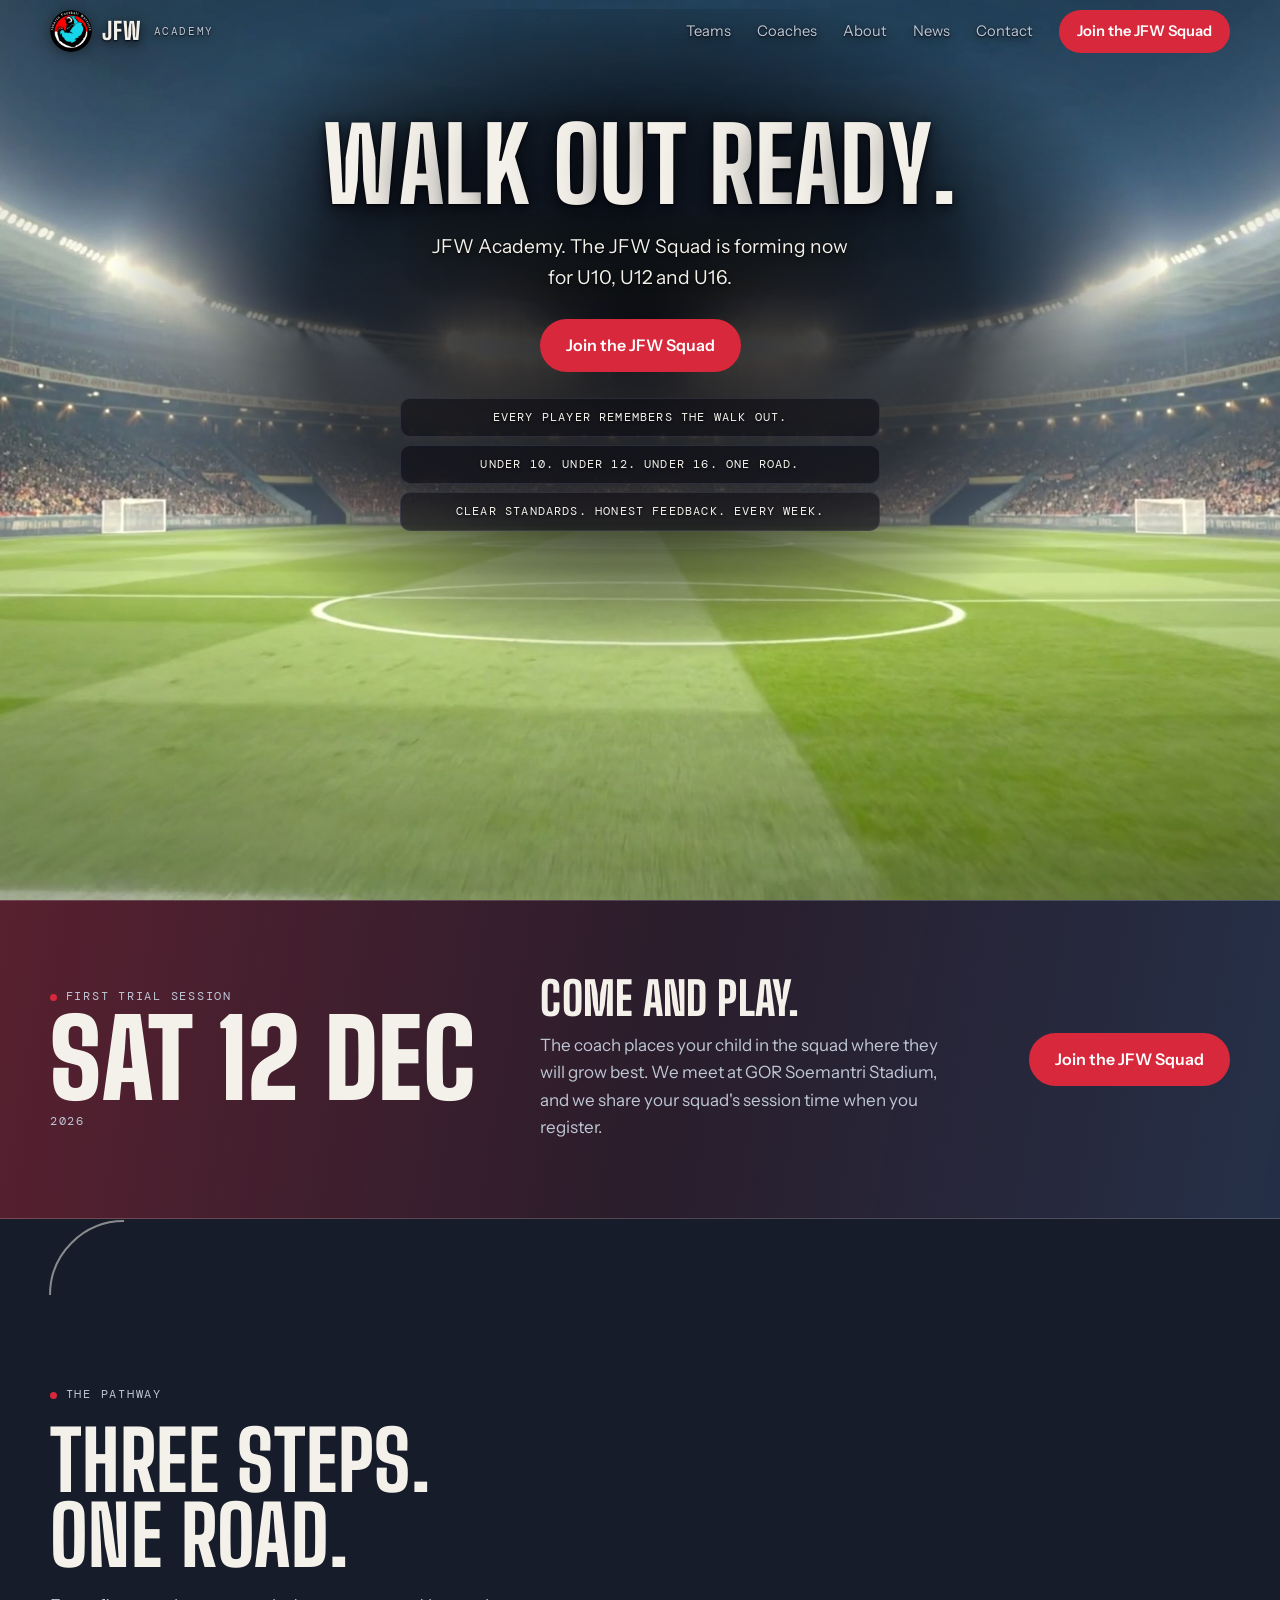
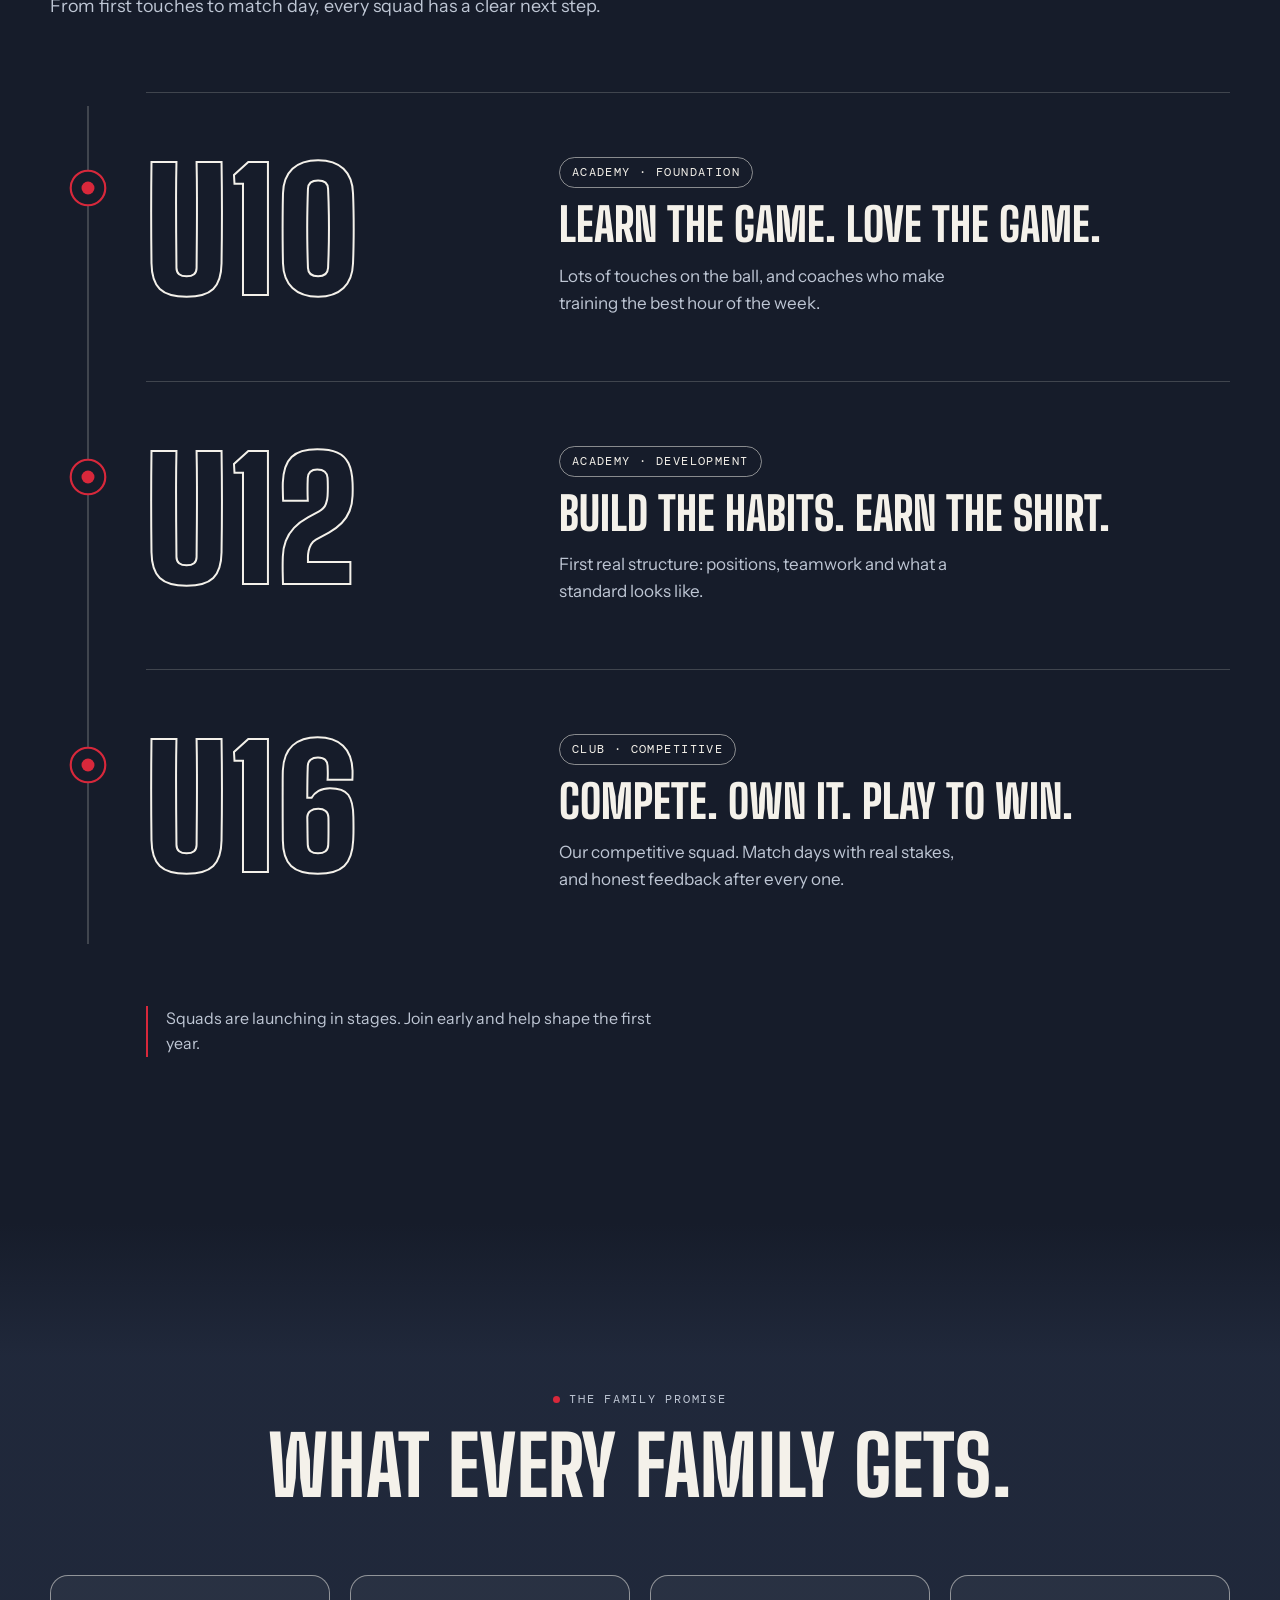
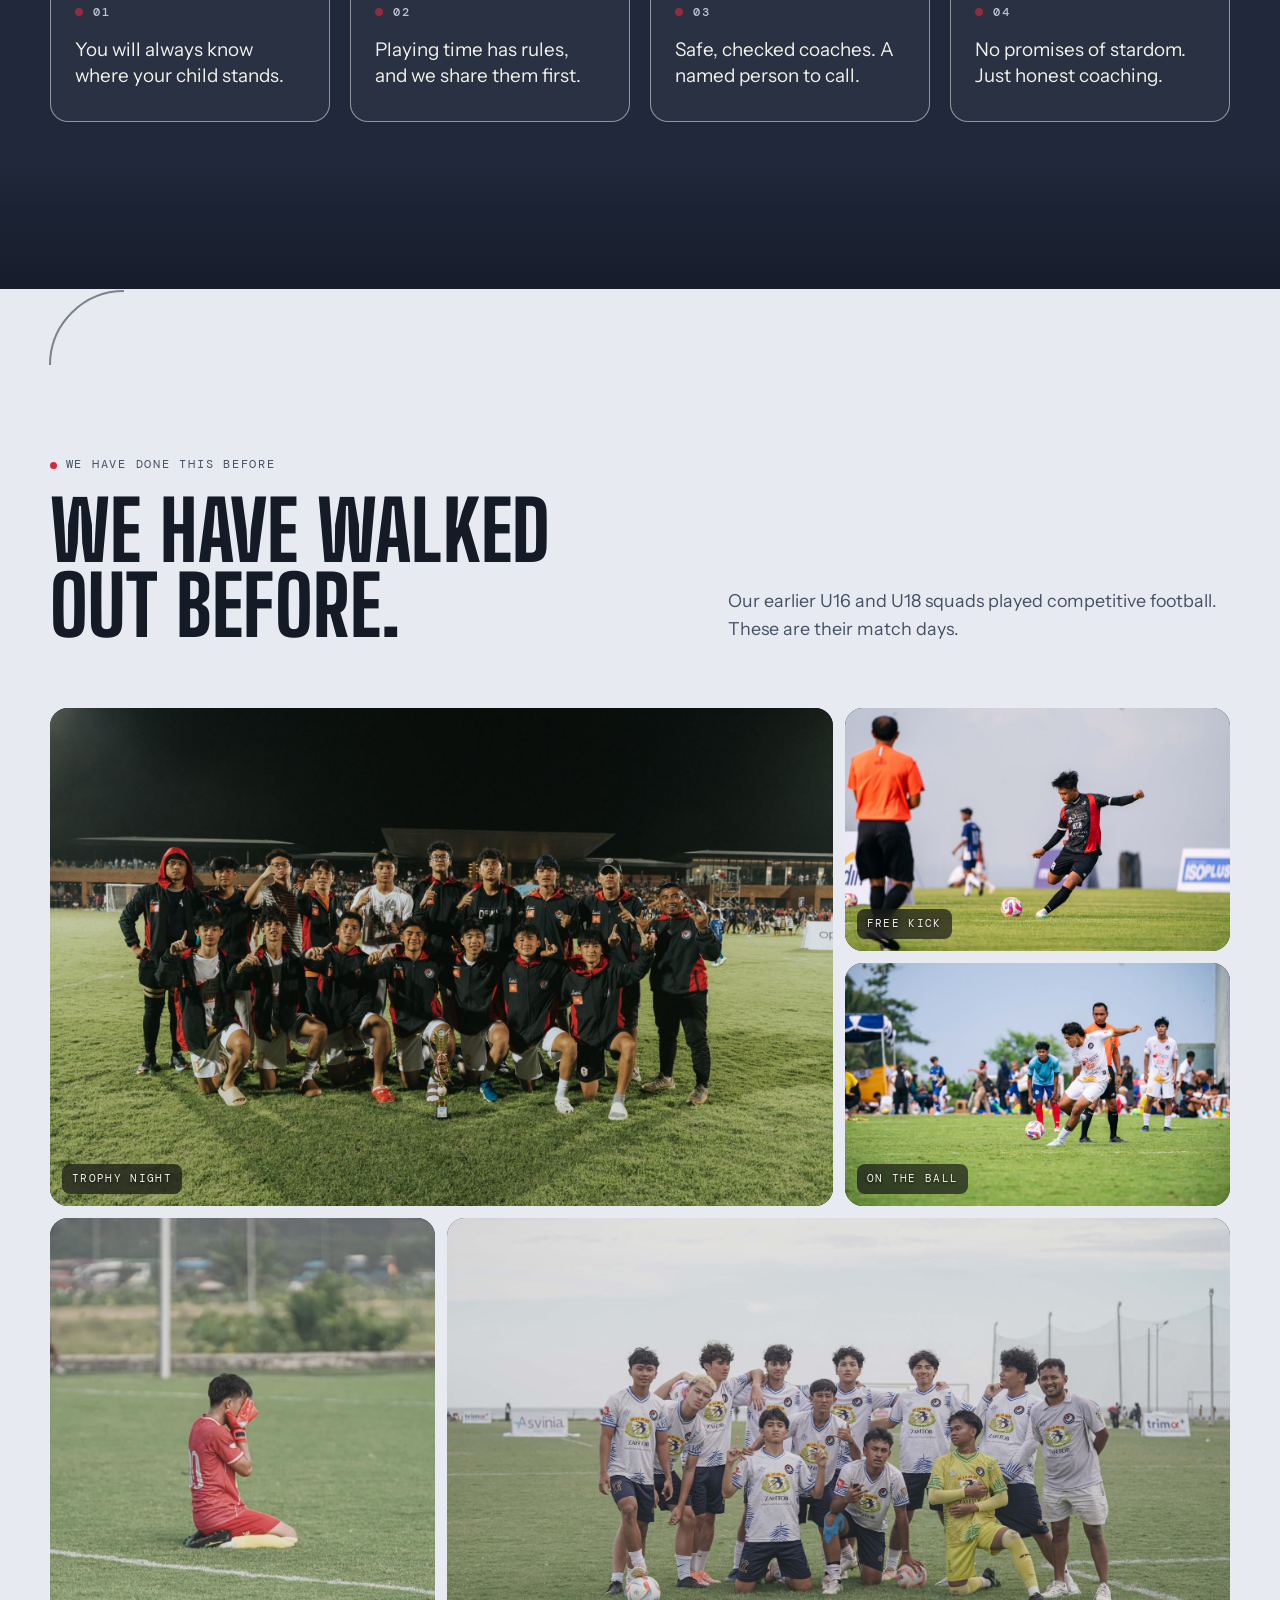
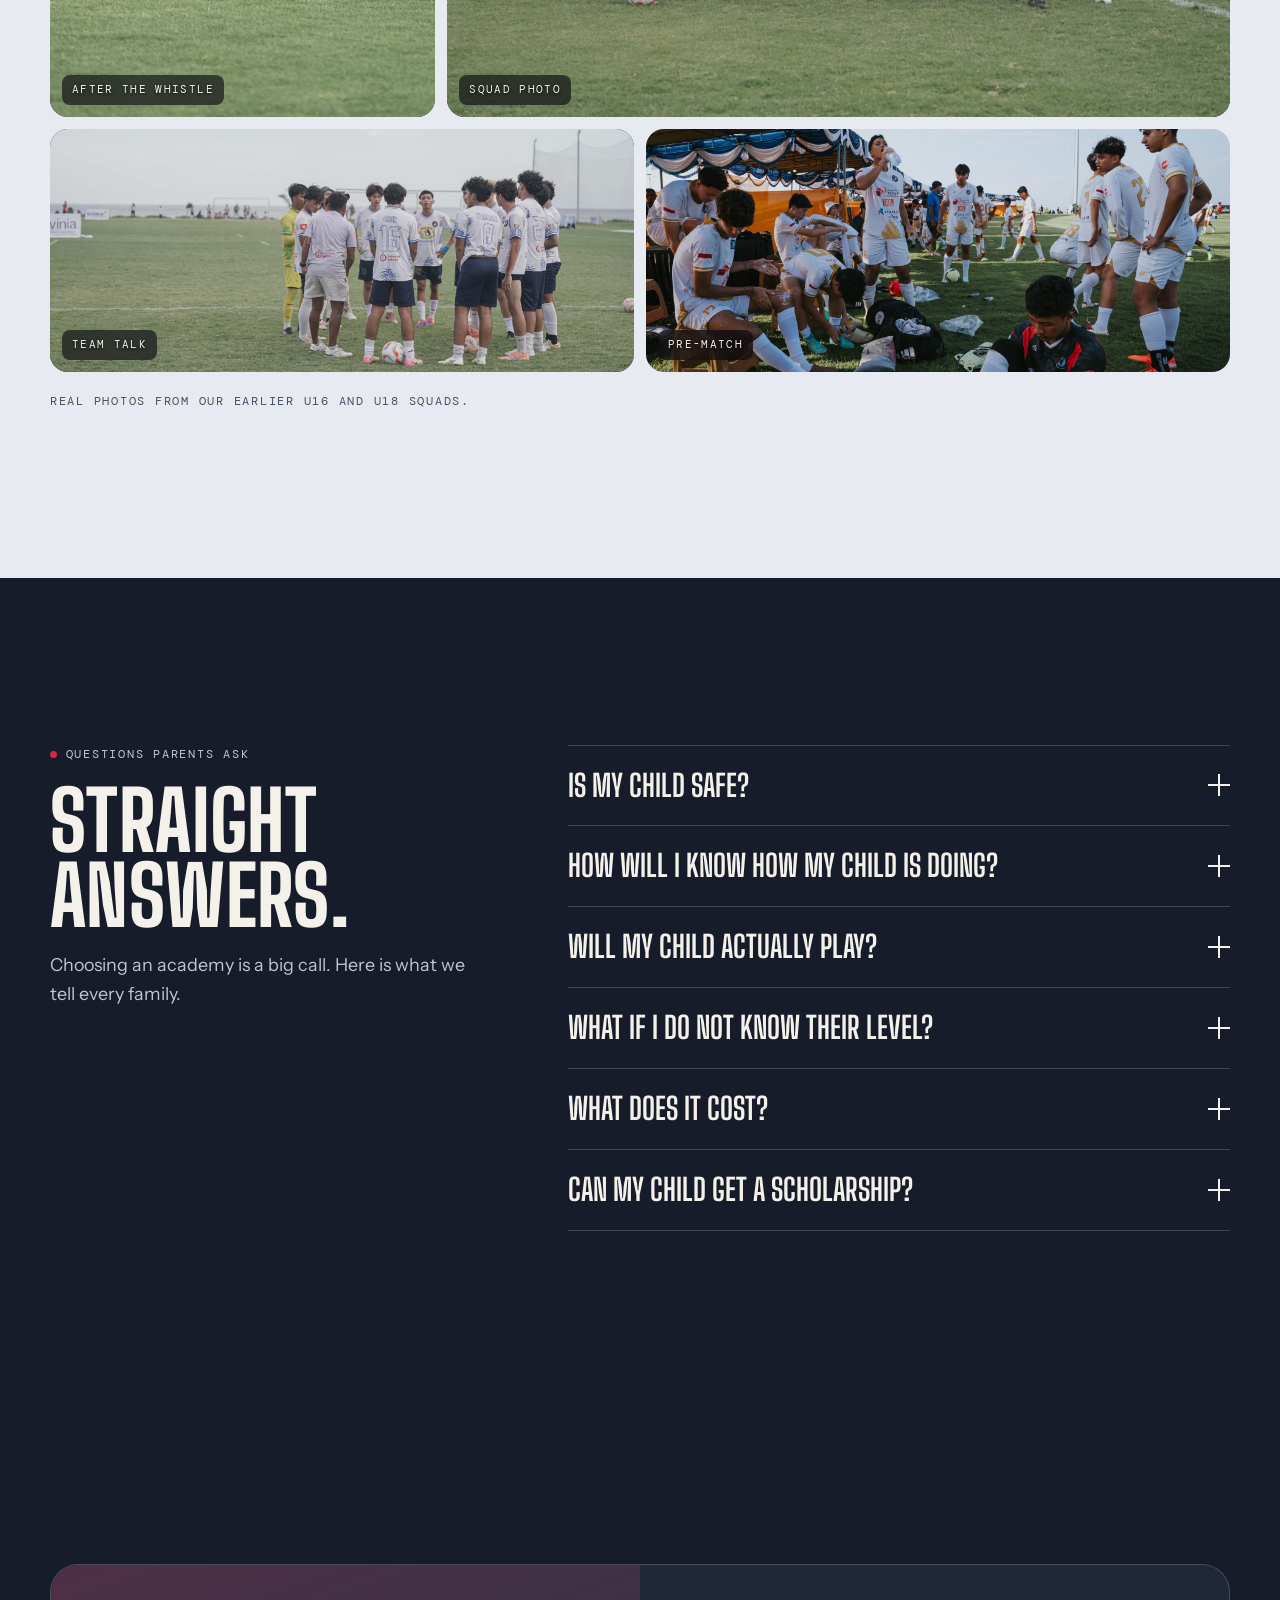
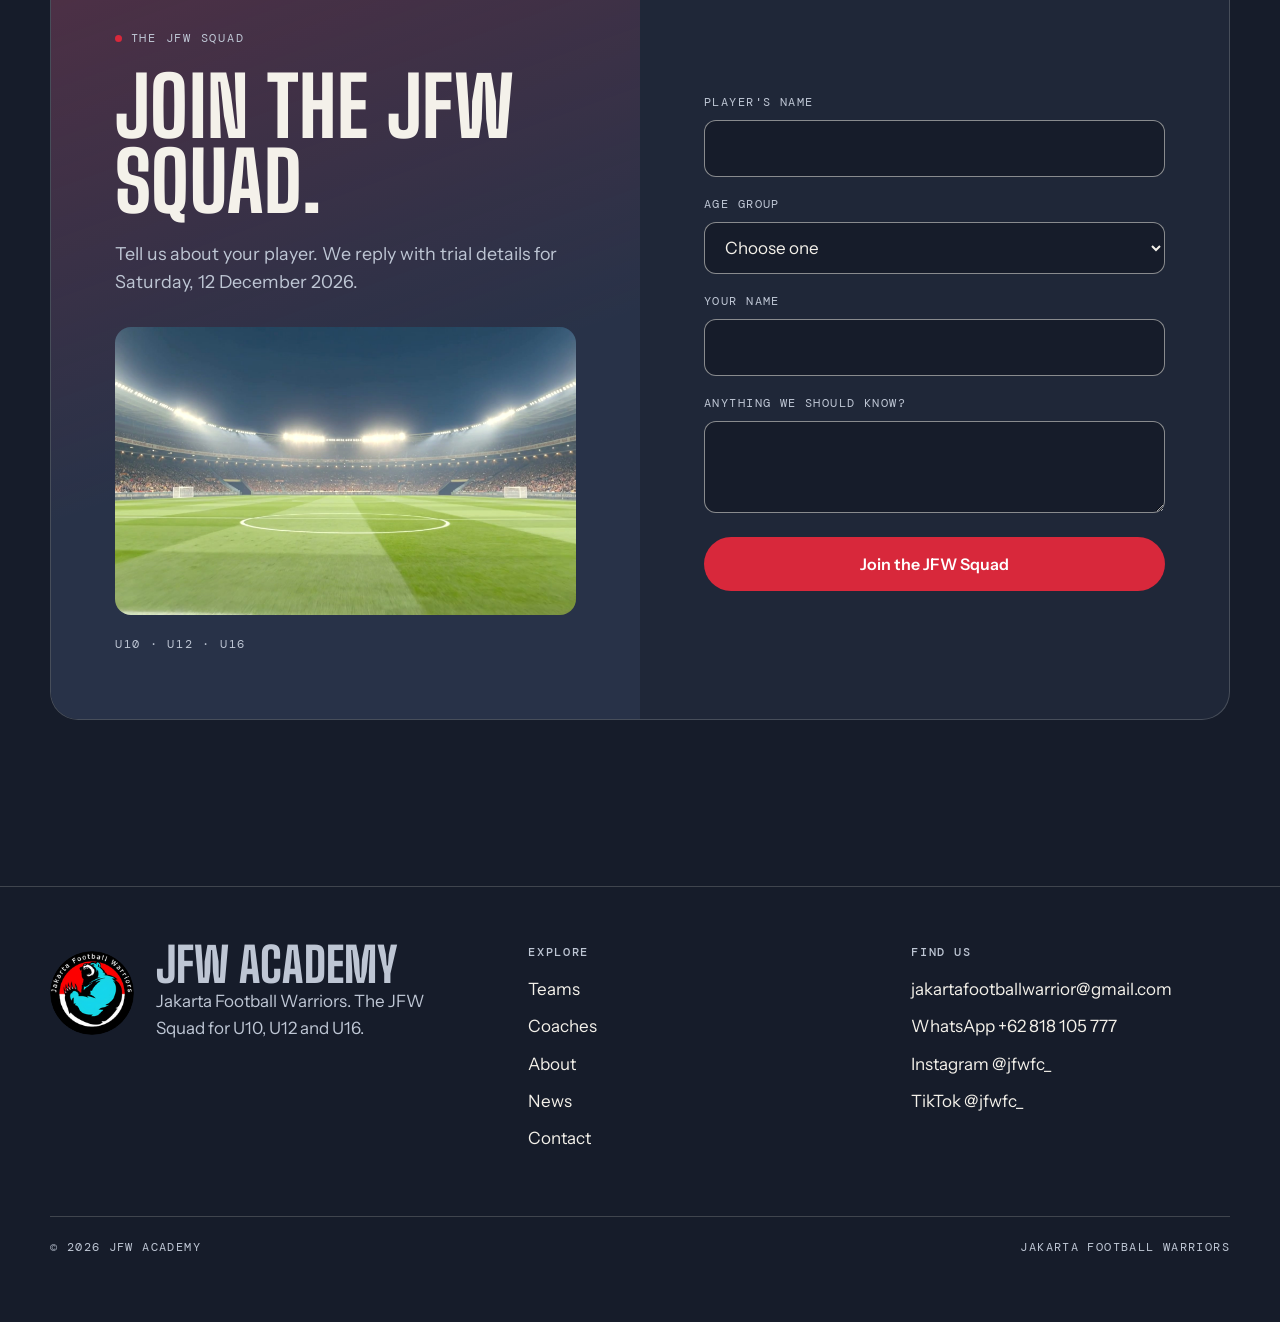
<file: index.html>
<!doctype html>
<html lang="en">
<head>
<meta charset="utf-8">
<meta name="viewport" content="width=device-width,initial-scale=1">
<title>JFW Academy | Jakarta Football Warriors</title>
<meta name="description" content="JFW Academy, Jakarta Football Warriors. The JFW Squad is forming now for U10, U12 and U16. Join the JFW Squad.">
<meta name="theme-color" content="#161C2A">
<meta name="color-scheme" content="dark">
<!-- PREVIEW ONLY: remove the next tag at the real launch -->
<meta name="robots" content="noindex, nofollow">
<link rel="icon" type="image/png" href="assets/logo-64.png">
<!-- DEPLOY STEP: patch og:url and og:image with the live absolute URL before zipping -->
<meta property="og:type" content="website">
<meta property="og:title" content="JFW Academy | Walk out ready.">
<meta property="og:description" content="The JFW Squad is forming now for U10, U12 and U16.">
<meta property="og:url" content="https://cruzsl.github.io/prototypejfw/">
<meta property="og:image" content="https://cruzsl.github.io/prototypejfw/assets/hero-ending.jpg">
<link rel="preconnect" href="https://fonts.googleapis.com">
<link rel="preconnect" href="https://fonts.gstatic.com" crossorigin>
<link href="https://fonts.googleapis.com/css2?family=Big+Shoulders+Display:wght@700;800;900&family=DM+Mono:wght@400;500&family=Instrument+Sans:wght@400;500;600&display=swap" rel="stylesheet">
<link rel="stylesheet" href="assets/site.css">
<script src="assets/site.js" defer></script>
<style>

/* ---------- hero: the walk-out plays by itself ---------- */
.hero{position:relative;height:100vh;height:100svh;min-height:520px}
.stage{position:absolute;inset:0;overflow:hidden;background:var(--canvas)}
.poster{position:absolute;inset:0;background-size:cover;background-position:center}
#hero-video{position:absolute;inset:0;width:100%;height:100%;object-fit:cover;opacity:0;transition:opacity .8s var(--ease)}
.stage.video-ready #hero-video{opacity:1}
.scrim{position:absolute;inset:0;pointer-events:none;z-index:2;background:radial-gradient(ellipse 120% 90% at 50% 45%,rgba(10,10,18,0) 38%,rgba(10,10,18,.46) 100%)}
.band{position:absolute;z-index:3;opacity:0;visibility:hidden;pointer-events:none;text-shadow:var(--tshadow);width:min(31vw,28rem);transition:opacity .6s var(--ease),visibility 0s linear .6s}
.band.on{opacity:1;visibility:visible;transition:opacity .5s var(--ease),visibility 0s}
.band.live{pointer-events:auto}
.band::before{content:"";position:absolute;z-index:-1;inset:-34% -42%;pointer-events:none;opacity:0;transition:opacity .9s var(--ease);background:radial-gradient(ellipse 74% 62% at 50% 50%,rgba(5,5,10,var(--s0,.78)) 0%,rgba(5,5,10,var(--s1,.54)) 46%,rgba(5,5,10,0) 76%)}
.band.on::before{opacity:1}
.b3{--s0:.9;--s1:.68}
.b1{left:5.5vw;top:50%;transform:translateY(-50%)}
.b2{right:5.5vw;top:50%;transform:translateY(-50%);text-align:right}
.b3{left:5.5vw;top:50%;transform:translateY(-50%)}
.b4{left:50%;top:max(13vh,92px);transform:translateX(-50%);width:min(92vw,54rem);text-align:center}
.b4::before{inset:-26% -14% -62% -14%;background:radial-gradient(ellipse 62% 56% at 50% 40%,rgba(5,5,10,.88) 0%,rgba(5,5,10,.66) 48%,rgba(5,5,10,0) 78%)}
.band .h{font-family:var(--display);font-weight:800;text-transform:uppercase;line-height:.94;letter-spacing:.005em;font-size:clamp(2.7rem,5.6vw,6.2rem)}
.b4 .h{font-size:clamp(2.6rem,min(8.4vw,13vh),8.6rem)}
@media (max-height:680px){.b4{top:max(10vh,78px)}.b4 .sub{margin-top:10px;font-size:1rem}.b4 .actions{margin-top:16px}}
.band .vis{display:block}
.w{display:inline-block;white-space:nowrap}
.c{display:inline-block}
.band .sub{margin:18px auto 0;font-size:clamp(1rem,1.5vw,1.3rem);max-width:34ch;color:var(--text-primary)}
.band .actions{margin-top:26px}
.band .btn{text-shadow:none;pointer-events:auto}
.static-lines{display:none}

/* entrances: transform and opacity only, run by the browser's compositor */
.fx-depth .w{opacity:0;transform:scale(.82);transition:opacity .7s var(--ease),transform .9s var(--ease);transition-delay:calc(var(--th,0)*1.3s)}
.fx-depth.on .w{opacity:1;transform:none}
.fx-grid .c{opacity:0;transform:translateX(var(--jx,-80px));transition:opacity .6s var(--ease),transform .9s var(--ease);transition-delay:calc(var(--th,0)*1.2s)}
.fx-grid.on .c{opacity:1;transform:none}
.fx-punch .w{opacity:0;transform:scale(.6);transition:opacity .35s var(--ease),transform .75s cubic-bezier(.3,1.7,.5,1);transition-delay:calc(var(--th,0)*1.4s)}
.fx-punch.on .w{opacity:1;transform:none}
.fx-punch .w.em{color:#fff}
.fx-rise .w{opacity:0;transform:translateY(30px);transition:opacity .7s var(--ease),transform .9s var(--ease);transition-delay:calc(var(--th,0)*1.2s)}
.fx-rise.on .w{opacity:1;transform:none}
.b4 .sub{opacity:0;transform:translateY(14px);transition:opacity .8s var(--ease) .9s,transform .8s var(--ease) .9s}
.b4.on .sub{opacity:1;transform:none}
.b4 .actions{opacity:0;transform:translateY(14px);transition:opacity .8s var(--ease) 1.4s,transform .8s var(--ease) 1.4s}
.b4.on .actions{opacity:1;transform:none}
.band:not(.on) .w,.band:not(.on) .c,.band:not(.on) .sub,.band:not(.on) .actions{transition-delay:0s}

.skip-intro{position:absolute;z-index:5;right:var(--gutter);bottom:max(4vh,24px);font-family:var(--mono);font-size:.74rem;letter-spacing:.14em;text-transform:uppercase;color:var(--text-primary);background:rgba(8,8,15,.55);border:1px solid var(--line-strong);border-radius:999px;padding:11px 18px;cursor:pointer;opacity:0;pointer-events:none;transition:opacity .6s var(--ease),background .3s var(--ease)}
.skip-intro:hover{background:rgba(8,8,15,.8)}
.stage.playing .skip-intro{opacity:1;pointer-events:auto}
.cue{position:absolute;z-index:4;left:50%;bottom:max(5vh,32px);transform:translateX(-50%);display:flex;flex-direction:column;align-items:center;gap:10px;text-shadow:var(--tshadow);opacity:0;transition:opacity .8s var(--ease) 1.2s}
.stage.done .cue{opacity:1}
.cue i{display:block;width:1px;height:34px;background:linear-gradient(var(--text-primary),transparent);transform-origin:top;animation:cue 2.6s var(--ease-io) infinite;animation-delay:-1.1s}
@keyframes cue{0%{transform:scaleY(.15);opacity:.2}55%{transform:scaleY(1);opacity:1}100%{transform:scaleY(1);opacity:0}}
@media (max-height:560px){.cue{display:none}}

/* phones and narrow screens: captions sit centred low in the frame */
@media (max-width:720px){
  .b1,.b2,.b3{left:50%;right:auto;top:auto;bottom:15vh;transform:translateX(-50%);width:88vw;text-align:center}
  .band .h{font-size:clamp(2.6rem,12.6vw,4.4rem)}
  .b4 .h{font-size:clamp(3rem,13.4vw,5.2rem)}
  .b1::before,.b2::before,.b3::before{inset:-34% -60%;background:linear-gradient(180deg,rgba(5,5,10,0) 0%,rgba(5,5,10,.9) 26%,rgba(5,5,10,.9) 74%,rgba(5,5,10,0) 100%)}
  .b3::before{background:linear-gradient(180deg,rgba(5,5,10,0) 0%,rgba(5,5,10,.95) 24%,rgba(5,5,10,.95) 76%,rgba(5,5,10,0) 100%)}
  .skip-intro{bottom:max(3vh,18px)}
}

/* ---------- still hero: reduced motion, data saver, slow connections, failed video ---------- */
@media (prefers-reduced-motion:reduce){
  .hero{height:auto}
  .stage{position:relative;min-height:100vh;min-height:100svh}
  .poster{background-image:url('assets/hero-ending.jpg')}
  #hero-video,.cue,.skip-intro,.b1,.b2,.b3{display:none}
  .band.b4{opacity:1;visibility:visible;pointer-events:auto}
  .band.b4 .w,.band.b4 .c,.band.b4 .sub,.band.b4 .actions{opacity:1;transform:none;transition:none}
  .band.b4::before{opacity:1}
  .static-lines{display:grid;gap:8px;margin:26px auto 0;max-width:30rem}
  .static-lines li{font-family:var(--mono);font-size:.74rem;letter-spacing:.1em;text-transform:uppercase;color:var(--text-primary);background:rgba(8,8,15,.55);border:1px solid rgba(96,96,126,.3);border-radius:10px;padding:9px 12px;backdrop-filter:blur(10px);text-shadow:0 1px 3px rgba(5,5,10,.85)}
}
html.static .hero{height:auto}
html.static .stage{position:relative;min-height:100vh;min-height:100svh}
html.static .poster{background-image:url('assets/hero-ending.jpg')}
html.static #hero-video,html.static .cue,html.static .skip-intro,html.static .b1,html.static .b2,html.static .b3{display:none}
html.static .band.b4{opacity:1;visibility:visible;pointer-events:auto}
html.static .band.b4 .w,html.static .band.b4 .c,html.static .band.b4 .sub,html.static .band.b4 .actions{opacity:1;transform:none;transition:none}
html.static .band.b4::before{opacity:1}
html.static .static-lines{display:grid;gap:8px;margin:26px auto 0;max-width:30rem}
html.static .static-lines li{font-family:var(--mono);font-size:.74rem;letter-spacing:.1em;text-transform:uppercase;color:var(--text-primary);background:rgba(8,8,15,.55);border:1px solid rgba(96,96,126,.3);border-radius:10px;padding:9px 12px;backdrop-filter:blur(10px);text-shadow:0 1px 3px rgba(5,5,10,.85)}
html.static .band .h{font-size:clamp(3rem,12.5vw,5.6rem)}
@media (min-width:721px){html.static .band .h{font-size:clamp(3.2rem,8vw,7.4rem)}}

/* trial day banner */
.trial.sec{padding:clamp(44px,6vw,80px) 0;background:linear-gradient(100deg,rgba(216,40,59,.34),rgba(216,40,59,.10) 52%,rgba(110,150,225,.16));border-block:1px solid var(--line)}
.trial .wrap{display:grid;grid-template-columns:auto 1fr auto;gap:clamp(24px,5vw,72px);align-items:center}
.trial-date{display:grid;gap:6px;justify-items:start}
.trial .date{font-size:clamp(3.6rem,8.4vw,7.4rem);line-height:.86;font-weight:900;letter-spacing:.005em}
.trial-copy{display:grid;gap:12px}
.trial-copy h2{font-size:clamp(2rem,3.6vw,3.2rem)}
.trial-copy p{color:var(--text-secondary);max-width:40ch}
@media (max-width:900px){.trial .wrap{grid-template-columns:1fr}}

/* the road: signature pitch line */
.road{position:relative;padding-left:96px;--rail:38px}
.road::before{content:"";position:absolute;left:calc(var(--rail) - 1px);top:14px;bottom:14px;width:2px;background:var(--line)}
.road .line{position:absolute;left:calc(var(--rail) - 1px);top:14px;bottom:14px;width:2px;background:var(--text-primary);transform-origin:top;transform:scaleY(var(--d,0));box-shadow:0 0 14px rgba(241,238,231,.35)}
.stop{position:relative;display:grid;grid-template-columns:minmax(150px,.7fr) 1.3fr;gap:clamp(20px,4vw,56px);align-items:start;padding:clamp(34px,5vw,64px) 0;border-top:1px solid var(--line)}
.stop:first-child{border-top:0;padding-top:0}
.node{position:absolute;left:-96px;top:calc(clamp(34px,5vw,64px) + 14px);width:34px;height:34px;margin-left:21px;border-radius:50%;border:2px solid var(--line-strong);background:var(--canvas);transition:border-color .5s var(--ease),transform .6s var(--ease),background .5s var(--ease)}
.stop:first-child .node{top:14px}
.node::before{content:"";position:absolute;inset:9px;border-radius:50%;background:var(--text-secondary);opacity:.5;transition:background .5s var(--ease),opacity .5s var(--ease)}
.node::after{content:"";position:absolute;inset:-9px;border-radius:50%;border:1px solid var(--accent);opacity:0}
.node.on{border-color:var(--accent);transform:scale(1.08)}
.node.on::before{background:var(--accent);opacity:1}
.vis-on .node.on::after{animation:pulse 5s var(--ease-io) infinite;animation-delay:-1.4s}
@keyframes pulse{0%,100%{opacity:0;transform:scale(.85)}50%{opacity:.7;transform:scale(1.15)}}
.age{font-family:var(--display);font-weight:900;font-size:clamp(5rem,13vw,11rem);line-height:.8;color:transparent;-webkit-text-stroke:2px var(--text-primary);letter-spacing:.01em;padding-top:.04em}
.stop h3{font-family:var(--display);font-weight:800;text-transform:uppercase;font-size:clamp(1.9rem,3.6vw,3rem);line-height:1;margin:14px 0 14px}
.tag{display:inline-block;font-family:var(--mono);font-size:.74rem;letter-spacing:.12em;text-transform:uppercase;color:var(--text-primary);border:1px solid var(--line-strong);border-radius:999px;padding:5px 12px}
.stop p{color:var(--text-secondary);max-width:38ch}
.road-note{margin:clamp(30px,4vw,48px) 0 0 96px;color:var(--text-secondary);font-size:1rem;max-width:46ch;padding-left:18px;border-left:2px solid var(--accent)}

/* the family promise */
.walk{background:linear-gradient(180deg,transparent,rgba(40,50,72,.55) 20%,rgba(40,50,72,.55) 80%,transparent)}
.walk .sec-head{text-align:center;justify-items:center}
.promises{display:grid;grid-template-columns:repeat(4,1fr);gap:clamp(12px,1.6vw,22px)}
.promise{position:relative;padding:28px 24px 32px;border-radius:18px;border:1px solid var(--line-strong);background:rgba(255,255,255,.045);font-size:1.18rem;line-height:1.4;transition:border-color .4s var(--ease),background .4s var(--ease),opacity .9s var(--ease),transform .9s var(--ease);transition-delay:calc(var(--i,0)*100ms)}
.promise:hover{border-color:var(--accent-hover);background:rgba(255,255,255,.075)}
.promise b{display:flex;align-items:center;gap:10px;font-family:var(--mono);font-weight:500;font-size:.74rem;letter-spacing:.14em;color:var(--text-secondary);margin-bottom:16px}
.promise b::before{content:"";width:8px;height:8px;border-radius:50%;background:var(--accent);opacity:.6}
.vis-on .promise b::before{animation:dotglow 4.6s var(--ease-io) infinite;animation-delay:calc(var(--i,0)*-1.1s)}
@keyframes dotglow{0%,100%{opacity:.35}50%{opacity:1}}
@keyframes glow{0%,100%{opacity:.14}50%{opacity:.5}}

/* proof gallery */
.proof-head{display:grid;grid-template-columns:1.1fr .9fr;gap:clamp(24px,5vw,80px);align-items:end;margin-bottom:clamp(36px,5vw,64px)}
.gal{display:grid;grid-template-columns:repeat(6,1fr);grid-auto-rows:clamp(130px,19vw,270px);gap:12px}
.gal figure{position:relative;overflow:hidden;border-radius:18px;background:var(--panel)}
.gal img{width:100%;height:100%;object-fit:cover;transition:transform 1.2s var(--ease)}
.gal figure:hover img{transform:scale(1.045)}
.gal .cap{position:absolute;left:12px;bottom:12px;font-family:var(--mono);font-size:.7rem;letter-spacing:.12em;text-transform:uppercase;padding:6px 10px;border-radius:8px;color:#F4F1EA;background:rgba(8,8,15,.62);backdrop-filter:blur(10px);-webkit-backdrop-filter:blur(10px);text-shadow:0 1px 3px rgba(5,5,10,.85)}
.g1{grid-column:1/5;grid-row:1/3}.g2{grid-column:5/7;grid-row:1}.g3{grid-column:5/7;grid-row:2}
.g4{grid-column:1/3;grid-row:3/5}.g5{grid-column:3/7;grid-row:3/5}
.g6{grid-column:1/4;grid-row:5}.g7{grid-column:4/7;grid-row:5}
.g1 img{object-position:50% 62%}.g2 img{object-position:68% 50%}.g3 img{object-position:60% 55%}.g4 img{object-position:52% 58%}.g5 img{object-position:50% 45%}.g6 img{object-position:50% 70%}.g7 img{object-position:50% 50%}
.proof-note{margin-top:20px}

/* faq */
.faq-grid{display:grid;grid-template-columns:.8fr 1.2fr;gap:clamp(28px,6vw,96px);align-items:start}
.faq-side{position:sticky;top:110px;display:grid;gap:18px}


@media (max-width:900px){
  .promises{grid-template-columns:repeat(2,1fr)}
  .proof-head,.faq-grid,.join-card{grid-template-columns:1fr}
  .faq-side{position:static}
  .stop{grid-template-columns:1fr}
  .age{font-size:clamp(4.4rem,22vw,7rem)}
}
@media (max-width:720px){
  .road{padding-left:64px;--rail:22px}
  .node{left:-64px;margin-left:5px}
  .road-note{margin-left:0}
  .gal{grid-template-columns:repeat(2,1fr);grid-auto-rows:clamp(130px,38vw,230px)}
  .g1,.g5{grid-column:1/3;grid-row:auto}
  .g2,.g3,.g4,.g6,.g7{grid-column:auto;grid-row:auto}
  .g7{grid-column:1/3}
}
@media (max-width:560px){.promises{grid-template-columns:1fr}}
@media (pointer:coarse){.btn,summary,.field input,.field select{min-height:44px}.btn{display:inline-flex;align-items:center;justify-content:center}}

/* reduced motion: final states, no motion */
@media (prefers-reduced-motion:reduce){
  *,*::before,*::after{animation:none!important;transition:none!important;transition-delay:0s!important;scroll-behavior:auto!important}
  body{opacity:1}
  .rvc .rv{opacity:1;transform:none}
  .road .line{transform:scaleY(1)}
  .node{border-color:var(--accent)}.node::before{background:var(--accent);opacity:1}
  .arc path{stroke-dashoffset:0}
  .dust{display:none}
  .band .h .w,.band .h .c,.band .sub,.band .actions{opacity:1;transform:none}
}
html.pinned .road .line{transform:scaleY(1)}
html.pinned .node{border-color:var(--accent)}
html.pinned .node::before{background:var(--accent);opacity:1}
</style>
<noscript><style>body{opacity:1}.hero{height:auto}.stage{position:relative;min-height:100vh}.poster{background-image:url(assets/hero-ending.jpg)}#hero-video,.cue,.skip-intro,.b1,.b2,.b3{display:none}.band.b4{opacity:1;visibility:visible;pointer-events:auto}.band.b4 .w,.band.b4 .c,.band.b4 .sub,.band.b4 .actions{opacity:1;transform:none}.band.b4::before{opacity:1}.rvc .rv{opacity:1;transform:none}.promise{opacity:1;transform:none}.road .line{transform:scaleY(1)}.static-lines{display:grid;gap:8px;margin-top:24px}</style></noscript>
</head>
<body>
<a class="skip" href="#main">Skip to content</a>

<div class="env" aria-hidden="true">
  <div class="dust">
    <i style="--x:6%;--t:46s"></i><i style="--x:14%;--t:62s"></i><i style="--x:23%;--t:54s"></i><i style="--x:31%;--t:70s"></i>
    <i style="--x:40%;--t:58s"></i><i style="--x:49%;--t:66s"></i><i style="--x:57%;--t:50s"></i><i style="--x:66%;--t:74s"></i>
    <i style="--x:73%;--t:60s"></i><i style="--x:81%;--t:52s"></i><i style="--x:88%;--t:68s"></i><i style="--x:95%;--t:64s"></i>
  </div>
</div>

<nav class="nav" id="nav" aria-label="Main">
  <div class="wrap">
    <a class="brand" href="index.html" aria-label="JFW Academy, home">
      <img src="assets/logo-128.png" width="42" height="42" alt="">
      JFW <small>Academy</small>
    </a>
    <div class="links" id="navlinks">
      <a href="teams.html">Teams</a>
      <a href="coaches.html">Coaches</a>
      <a href="about.html">About</a>
      <a href="news.html">News</a>
      <a href="contact.html">Contact</a>
      <a class="btn sm" href="#join">Join the JFW Squad</a>
    </div>
  </div>
</nav>

<main id="main" tabindex="-1">

<section class="hero" id="hero" aria-label="JFW Academy">
  <h1 class="sr">JFW Academy. Walk out ready.</h1>
  <div class="stage" id="stage">
    <div class="poster" id="poster"></div>
    <video id="hero-video" muted playsinline preload="auto" aria-hidden="true" tabindex="-1"></video>
    <div class="scrim"></div>

    <div class="band b1" data-a="0" data-b="0.22" data-fx="depth"><p class="h" data-split>Every player remembers the walk out.</p></div>
    <div class="band b2" data-a="0.25" data-b="0.47" data-fx="grid" data-spread="0.5" data-breaks="sentence"><p class="h" data-split>Under 10. Under 12. Under 16. One road.</p></div>
    <div class="band b3" data-a="0.50" data-b="0.72" data-fx="punch"><p class="h" data-split data-em="Honest,Every">Clear standards. Honest feedback. Every week.</p></div>
    <div class="band b4" data-a="0.76" data-b="1" data-fx="rise">
      <p class="h" data-split>Walk out ready.</p>
      <p class="sub">JFW Academy. The JFW Squad is forming now for U10, U12 and U16.</p>
      <div class="actions"><a class="btn" href="#join">Join the JFW Squad</a></div>
      <ul class="static-lines" aria-hidden="true">
        <li>Every player remembers the walk out.</li>
        <li>Under 10. Under 12. Under 16. One road.</li>
        <li>Clear standards. Honest feedback. Every week.</li>
      </ul>
    </div>

    <button class="skip-intro" id="skipIntro" type="button">Skip intro</button>
    <div class="cue mono" id="cue" aria-hidden="true">Scroll<i></i></div>
  </div>
</section>

<section class="trial sec" id="trial" aria-labelledby="trial-h">
  <div class="wrap rvc">
    <div class="trial-date rv" style="--i:0">
      <span class="mono kicker kdot">First trial session</span>
      <time class="date display" datetime="2026-12-12">Sat 12 Dec</time>
      <span class="mono">2026</span>
    </div>
    <div class="trial-copy rv" style="--i:1">
      <h2 class="display" id="trial-h">Come and play.</h2>
      <p>The coach places your child in the squad where they will grow best. We meet at GOR Soemantri Stadium, and we share your squad's session time when you register.</p>
    </div>
    <div class="rv" style="--i:2"><a class="btn" href="#join">Join the JFW Squad</a></div>
  </div>
</section>

<section class="sec" id="road" aria-labelledby="road-h">
  <svg class="arc rvc" aria-hidden="true" viewBox="0 0 78 78"><path d="M2 76A74 74 0 0 1 76 2" fill="none" stroke="currentColor" stroke-width="2" pathLength="1"/></svg>
  <div class="wrap">
    <div class="sec-head rvc">
      <span class="mono kicker rv" style="--i:0">The pathway</span>
      <h2 class="display rv" style="--i:1" id="road-h">Three steps.<br>One road.</h2>
      <p class="lede rv" style="--i:2">From first touches to match day, every squad has a clear next step.</p>
    </div>
    <ol class="road" id="roadList">
      <span class="line" id="roadLine"></span>
      <li class="stop rvc">
        <span class="node"></span>
        <div class="age rv" style="--i:0">U10</div>
        <div><span class="tag rv" style="--i:1">Academy &middot; Foundation</span><h3 class="rv" style="--i:2">Learn the game. Love the game.</h3><p class="rv" style="--i:3">Lots of touches on the ball, and coaches who make training the best hour of the week.</p></div>
      </li>
      <li class="stop rvc">
        <span class="node"></span>
        <div class="age rv" style="--i:0">U12</div>
        <div><span class="tag rv" style="--i:1">Academy &middot; Development</span><h3 class="rv" style="--i:2">Build the habits. Earn the shirt.</h3><p class="rv" style="--i:3">First real structure: positions, teamwork and what a standard looks like.</p></div>
      </li>
      <li class="stop rvc">
        <span class="node"></span>
        <div class="age rv" style="--i:0">U16</div>
        <div><span class="tag rv" style="--i:1">Club &middot; Competitive</span><h3 class="rv" style="--i:2">Compete. Own it. Play to win.</h3><p class="rv" style="--i:3">Our competitive squad. Match days with real stakes, and honest feedback after every one.</p></div>
      </li>
    </ol>
    <p class="road-note">Squads are launching in stages. Join early and help shape the first year.</p>
  </div>
</section>

<section class="sec walk" id="walkout" aria-labelledby="walk-h">
  <div class="wrap">
    <div class="sec-head rvc">
      <span class="mono kicker rv" style="--i:0">The family promise</span>
      <h2 class="display rv" style="--i:1" id="walk-h">What every family gets.</h2>
    </div>
    <ul class="promises rvc">
      <li class="promise rv" style="--i:0"><b>01</b>You will always know where your child stands.</li>
      <li class="promise rv" style="--i:1"><b>02</b>Playing time has rules, and we share them first.</li>
      <li class="promise rv" style="--i:2"><b>03</b>Safe, checked coaches. A named person to call.</li>
      <li class="promise rv" style="--i:3"><b>04</b>No promises of stardom. Just honest coaching.</li>
    </ul>
  </div>
</section>

<section class="sec light" id="proof" aria-labelledby="proof-h">
  <svg class="arc rvc" aria-hidden="true" viewBox="0 0 78 78"><path d="M2 76A74 74 0 0 1 76 2" fill="none" stroke="currentColor" stroke-width="2" pathLength="1"/></svg>
  <div class="wrap">
    <div class="proof-head rvc">
      <div class="sec-head" style="margin:0">
        <span class="mono kicker kdot rv" style="--i:0">We have done this before</span>
        <h2 class="display rv" style="--i:1" id="proof-h">We have walked out before.</h2>
      </div>
      <p class="lede rv" style="--i:2">Our earlier U16 and U18 squads played competitive football. These are their match days.</p>
    </div>
    <div class="gal rvc">
      <figure class="g1 rv" style="--i:0"><img src="assets/trophy-night.jpg" width="1920" height="1280" alt="A JFW squad in black and red training jackets kneeling and standing behind a trophy on a floodlit pitch at night" loading="lazy"><figcaption class="cap">Trophy night</figcaption></figure>
      <figure class="g2 rv" style="--i:1"><img src="assets/free-kick.jpg" width="1920" height="1204" alt="A JFW player in the black and red kit striking a free kick" loading="lazy"><figcaption class="cap">Free kick</figcaption></figure>
      <figure class="g3 rv" style="--i:2"><img src="assets/on-the-ball.jpg" width="1920" height="1204" alt="A JFW player in the white and gold kit shielding the ball from an opponent" loading="lazy"><figcaption class="cap">On the ball</figcaption></figure>
      <figure class="g4 rv" style="--i:3"><img src="assets/after-the-whistle.jpg" width="1920" height="1280" alt="A goalkeeper in red kneeling on the pitch with hands over their face after a match" loading="lazy"><figcaption class="cap">After the whistle</figcaption></figure>
      <figure class="g5 rv" style="--i:4"><img src="assets/squad-photo.jpg" width="1920" height="1280" alt="A JFW squad in white kits with blue palm prints posing together with their coach and two match balls" loading="lazy"><figcaption class="cap">Squad photo</figcaption></figure>
      <figure class="g6 rv" style="--i:5"><img src="assets/team-talk.jpg" width="1920" height="1280" alt="JFW players and their coach in a huddle on the pitch for a team talk" loading="lazy"><figcaption class="cap">Team talk</figcaption></figure>
      <figure class="g7 rv" style="--i:6"><img src="assets/pre-match.jpg" width="1920" height="1280" alt="JFW players in white and gold stretching and getting ready under the team tent before a match" loading="lazy"><figcaption class="cap">Pre-match</figcaption></figure>
    </div>
    <p class="mono proof-note">Real photos from our earlier U16 and U18 squads.</p>
  </div>
</section>

<section class="sec" id="faq" aria-labelledby="faq-h">
  <div class="wrap faq-grid">
    <div class="faq-side rvc">
      <span class="mono kicker rv" style="--i:0">Questions parents ask</span>
      <h2 class="display rv" style="--i:1" id="faq-h">Straight answers.</h2>
      <p class="lede rv" style="--i:2">Choosing an academy is a big call. Here is what we tell every family.</p>
    </div>
    <div class="faq-list rvc">
      <details class="rv" style="--i:0" name="faq"><summary>Is my child safe?<span class="pm" aria-hidden="true"></span></summary><div class="ans"><div><p>Every coach is checked and trained in child safeguarding, and there is one named person you can call.</p></div></div></details>
      <details class="rv" style="--i:1" name="faq"><summary>How will I know how my child is doing?<span class="pm" aria-hidden="true"></span></summary><div class="ans"><div><p>You get honest feedback after every match, and a clear review each term.</p></div></div></details>
      <details class="rv" style="--i:2" name="faq"><summary>Will my child actually play?<span class="pm" aria-hidden="true"></span></summary><div class="ans"><div><p>Minutes depend on effort and standards, and we explain them before you join.</p></div></div></details>
      <details class="rv" style="--i:3" name="faq"><summary>What if I do not know their level?<span class="pm" aria-hidden="true"></span></summary><div class="ans"><div><p>Come to a trial. Our first trial session is Saturday, 12 December 2026. The coach places your child where they will grow best.</p></div></div></details>
      <details class="rv" style="--i:4" name="faq"><summary>What does it cost?<span class="pm" aria-hidden="true"></span></summary><div class="ans"><div><p>Fees are shared before you commit. No surprises.</p></div></div></details>
      <details class="rv" style="--i:5" name="faq"><summary>Can my child get a scholarship?<span class="pm" aria-hidden="true"></span></summary><div class="ans"><div><p>For the U16 squad, scholarships come through trials and scouting. Families can also pay to join the U16 squad.</p></div></div></details>
    </div>
  </div>
</section>

<section class="sec" id="join" aria-labelledby="join-h">
  <div class="wrap">
    <div class="join-card rvc" id="joinCard">
      <div class="join-copy">
        <span class="mono kicker">The JFW Squad</span>
        <h2 class="display" id="join-h">Join the JFW Squad.</h2>
        <p class="lede">Tell us about your player. We reply with trial details for Saturday, 12 December 2026.</p>
        <img src="assets/hero-ending.jpg" width="1912" height="1080" alt="A floodlit stadium pitch at night" loading="lazy">
        <p class="mono">U10 &middot; U12 &middot; U16</p>
      </div>
      <form class="join-form" id="joinForm" novalidate>
        <div class="field"><label for="f-player">Player's name</label><input id="f-player" name="player" type="text" autocomplete="off" required><span class="err">Please add the player's name.</span></div>
        <div class="field"><label for="f-age">Age group</label>
          <select id="f-age" name="age" required><option value="">Choose one</option><option>U10</option><option>U12</option><option>U16</option><option>Not sure</option></select><span class="err">Please choose an age group.</span></div>
        <div class="field"><label for="f-parent">Your name</label><input id="f-parent" name="parent" type="text" autocomplete="name" required><span class="err">Please add your name.</span></div>
        <div class="field"><label for="f-note">Anything we should know?</label><textarea id="f-note" name="note"></textarea></div>
        <button class="btn" type="submit">Join the JFW Squad</button>
      </form>
      <div class="success" id="success" role="status" aria-live="polite">
        <h3 id="successTitle">Got it.</h3>
        <p id="successText"></p>
      </div>
    </div>
  </div>
</section>

</main>

<footer>
  <div class="wrap foot">
    <div class="foot-brand">
      <img src="assets/logo-128.png" width="84" height="84" alt="Jakarta Football Warriors crest" loading="lazy">
      <div>
        <p class="display">JFW Academy</p>
        <p>Jakarta Football Warriors. The JFW Squad for U10, U12 and U16.</p>
      </div>
    </div>
    <div>
      <h4>Explore</h4>
      <ul>
        <li><a href="teams.html">Teams</a></li>
        <li><a href="coaches.html">Coaches</a></li>
        <li><a href="about.html">About</a></li>
        <li><a href="news.html">News</a></li>
        <li><a href="contact.html">Contact</a></li>
      </ul>
    </div>
    <div>
      <h4>Find us</h4>
      <ul>
        <li><a href="mailto:jakartafootballwarrior@gmail.com">jakartafootballwarrior@gmail.com</a></li>
        <li><a href="https://api.whatsapp.com/send?phone=62818105777" rel="noopener" target="_blank">WhatsApp +62 818 105 777</a></li>
        <li><a href="https://www.instagram.com/jfwfc_/" rel="noopener" target="_blank">Instagram @jfwfc_</a></li>
        <li><a href="https://www.tiktok.com/@jfwfc_" rel="noopener" target="_blank">TikTok @jfwfc_</a></li>
      </ul>
    </div>
    <p class="foot-base"><span>&copy; 2026 JFW Academy</span><span>Jakarta Football Warriors</span></p>
  </div>
</footer>

<script>
(() => {
'use strict';
/* ====== settings ====== */

const $ = (s, r = document) => r.querySelector(s);
const $$ = (s, r = document) => [...r.querySelectorAll(s)];
const clamp = (v, lo, hi) => Math.min(hi, Math.max(lo, v));
const sm = (p, e0, e1) => { const t = clamp((p - e0) / (e1 - e0), 0, 1); return t * t * (3 - 2 * t); };
const html = document.documentElement;
const RM = matchMedia('(prefers-reduced-motion: reduce)');

/* ====== split headline text (seeded, identical on every load) ====== */
function rng(seed) { let s = seed >>> 0; return () => (s = (s * 1664525 + 1013904223) >>> 0) / 4294967296; }
function splitText(el, seed) {
  const band = el.closest('.band');
  const fx = band.dataset.fx;
  const spread = parseFloat(band.dataset.spread || '.5');
  const em = (el.dataset.em || '').split(',').map(s => s.trim().toLowerCase()).filter(Boolean);
  const text = el.textContent.trim();
  const words = text.split(/\s+/);
  const total = text.replace(/\s/g, '').length;
  const r = rng(seed);
  const sr = document.createElement('span'); sr.className = 'sr'; sr.textContent = text;
  const vis = document.createElement('span'); vis.className = 'vis'; vis.setAttribute('aria-hidden', 'true');
  let ci = 0;
  words.forEach((word, wi) => {
    const w = document.createElement('span'); w.className = 'w';
    if (em.includes(word.replace(/[^\w]/g, '').toLowerCase())) w.classList.add('em');
    const perWord = fx === 'depth' || fx === 'punch' || fx === 'rise';
    w.style.setProperty('--th', (perWord ? (wi / words.length) * (fx === 'rise' ? .3 : .42) : 0).toFixed(3));
    [...word].forEach(chr => {
      const c = document.createElement('span'); c.className = 'c'; c.textContent = chr;
      if (fx === 'grid') {
        c.style.setProperty('--th', ((ci / total) * spread + r() * .06).toFixed(3));
        c.style.setProperty('--jx', (-70 - r() * 70).toFixed(0) + 'px');
      }
      w.appendChild(c); ci++;
    });
    vis.appendChild(w);
    if (band.dataset.breaks === 'sentence' && /\.$/.test(word) && wi < words.length - 1) vis.appendChild(document.createElement('br'));
    else if (wi < words.length - 1) vis.appendChild(document.createTextNode(' '));
  });
  el.textContent = ''; el.append(sr, vis);
}
$$('.band').forEach((b, i) => b.classList.add('fx-' + b.dataset.fx));
$$('[data-split]').forEach((el, i) => splitText(el, 7919 * (i + 3)));

/* node lights */
const nio = new IntersectionObserver(es => es.forEach(e => { if (e.isIntersecting) { e.target.classList.add('on'); nio.unobserve(e.target); } }), { rootMargin: '0px 0px -38% 0px' });
$$('.node').forEach(n => nio.observe(n));

/* ====== page scroll: the pitch line ====== */
const roadList = $('#roadList'); const roadLine = $('#roadLine');
let lastD = -1;
function pageScroll() {
  const r = roadList.getBoundingClientRect();
  const d = clamp((innerHeight * .62 - r.top) / (r.height * .96), 0, 1);
  if (Math.abs(d - lastD) > .004 || ((d === 0 || d === 1) && d !== lastD)) { lastD = d; roadLine.style.setProperty('--d', d.toFixed(3)); }
}
let ticking = false;
addEventListener('scroll', () => { if (!ticking) { ticking = true; requestAnimationFrame(() => { pageScroll(); ticking = false; }); } }, { passive: true });
addEventListener('resize', pageScroll);
pageScroll();

/* ====== the walk-out intro: the video plays by itself and the captions follow its clock ====== */
const hero = $('#hero'), stage = $('#stage'), video = $('#hero-video'), poster = $('#poster'), skipBtn = $('#skipIntro');
const VIDEO_URL = 'assets/hero-walkout.mp4', POSTER_URL = 'assets/hero-poster.jpg';
const bands = $$('.band').map((el, i, arr) => ({ el, last: i === arr.length - 1, a: +el.dataset.a, b: +el.dataset.b, on: false }));
let introOn = false, introStarted = false, introDone = false, heroFailed = false, rafId = null, watchdog = null;

function setBands(p) {
  for (const b of bands) {
    const on = b.last ? p >= b.a : (p >= b.a && p < b.b);
    if (on !== b.on) { b.on = on; b.el.classList.toggle('on', on); if (b.last) b.el.classList.toggle('live', on); }
  }
}
function loop() {
  rafId = null;
  if (!introOn || introDone) return;
  if (stage.classList.contains('playing') && video.duration) setBands(video.currentTime / video.duration);
  rafId = requestAnimationFrame(loop);
}
function finishIntro() {
  if (introDone) return; introDone = true;
  clearTimeout(watchdog);
  setBands(1);
  stage.classList.add('video-ready', 'done'); stage.classList.remove('playing');
  try { video.pause(); if (video.duration) video.currentTime = video.duration; } catch (_) {}
}
function failVideo() {
  if (heroFailed) return;
  heroFailed = true;
  applyHeroMode();
}
function startIntro() {
  if (introStarted) return; introStarted = true; introDone = false;
  poster.style.backgroundImage = "url('" + POSTER_URL + "')";
  video.muted = true;
  video.src = VIDEO_URL; video.load();
  video.addEventListener('canplay', () => {
    if (!introOn) return;
    video.play().then(() => { clearTimeout(watchdog); if (introOn && !introDone) stage.classList.add('video-ready', 'playing'); }).catch(failVideo);
  }, { once: true });
  video.addEventListener('ended', () => { if (introOn) finishIntro(); }, { once: true });
  video.addEventListener('error', () => { if (introOn) failVideo(); }, { once: true });
  watchdog = setTimeout(() => { if (introOn && !introDone && !stage.classList.contains('playing')) failVideo(); }, 9000);
  if (rafId === null) rafId = requestAnimationFrame(loop);
}
function enableIntro() { if (introOn) return; introOn = true; startIntro(); }
function disableIntro() {
  introOn = false; introStarted = false; introDone = false;
  clearTimeout(watchdog);
  if (rafId !== null) { cancelAnimationFrame(rafId); rafId = null; }
  try { video.pause(); video.removeAttribute('src'); video.load(); } catch (_) {}
  stage.classList.remove('video-ready', 'playing', 'done');
  bands.forEach(b => { b.on = false; b.el.classList.remove('on', 'live'); });
  poster.style.backgroundImage = '';
}
skipBtn.addEventListener('click', () => { if (stage.classList.contains('video-ready')) finishIntro(); else failVideo(); });
/* pause the video while the hero is scrolled out of view */
new IntersectionObserver(es => es.forEach(e => {
  if (!introOn || introDone) return;
  if (e.isIntersecting) { if (stage.classList.contains('video-ready')) video.play().catch(() => {}); }
  else video.pause();
}), { threshold: 0 }).observe(hero);

/* the still hero is used for reduced motion, data saver, very slow connections, and if the video fails */
const GATES = ['(prefers-reduced-motion: reduce)'];
const conn = navigator.connection;
const saveData = !!(conn && (conn.saveData || /(^|-)2g$/.test(conn.effectiveType || '')));
function applyHeroMode() {
  const stat = GATES.some(q => matchMedia(q).matches) || saveData || heroFailed;
  html.classList.toggle('static', stat);
  if (stat) disableIntro(); else enableIntro();
  pageScroll();
}
const MQLS = GATES.map(q => matchMedia(q));
MQLS.forEach(m => m.addEventListener('change', applyHeroMode));
applyHeroMode();

/* ====== reduced motion, live, both directions ====== */
function pinToFinalStates() {
  html.classList.add('pinned');
  roadLine.style.setProperty('--d', '1');
}
function unpinFinalStates() {
  html.classList.remove('pinned');
  lastD = -1; pageScroll();
}
RM.addEventListener('change', e => { if (e.matches) pinToFinalStates(); else { unpinFinalStates(); applyHeroMode(); } });
if (RM.matches) pinToFinalStates();

})();
</script>
</body>
</html>
</file>
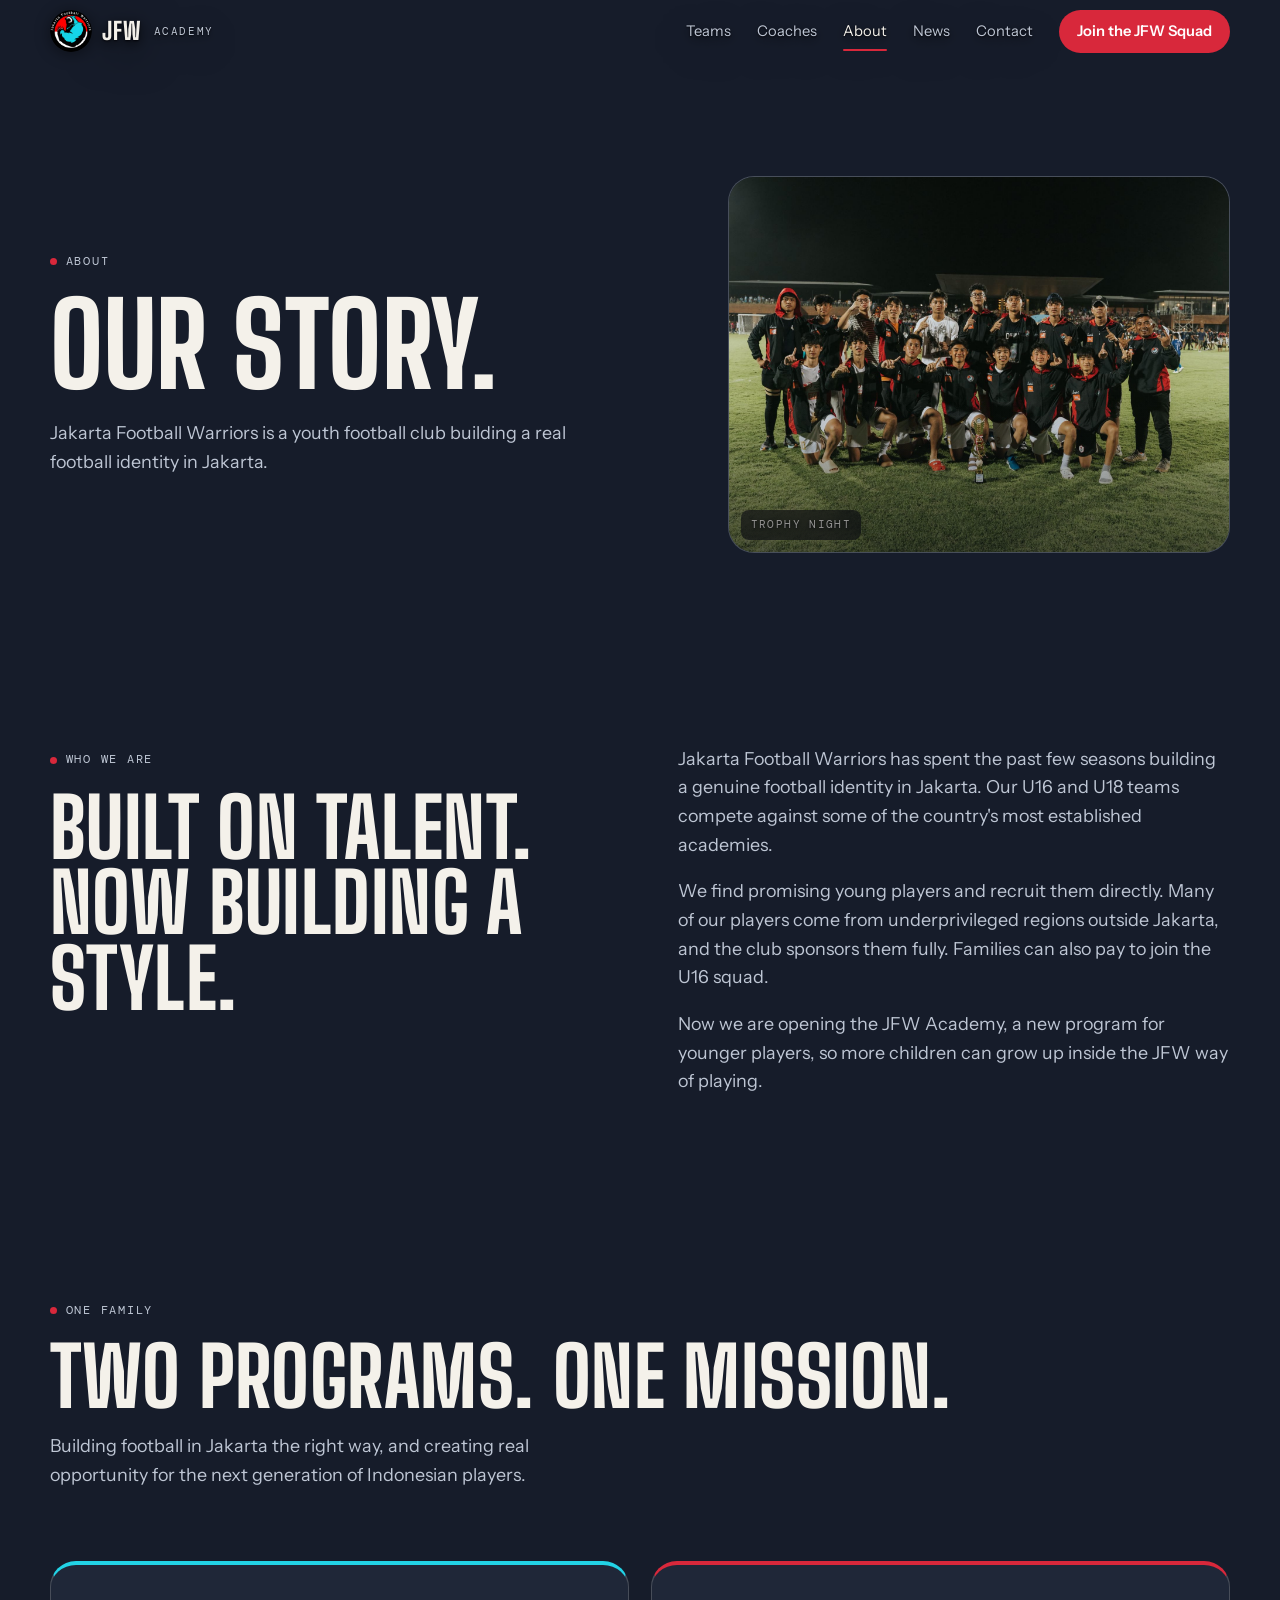
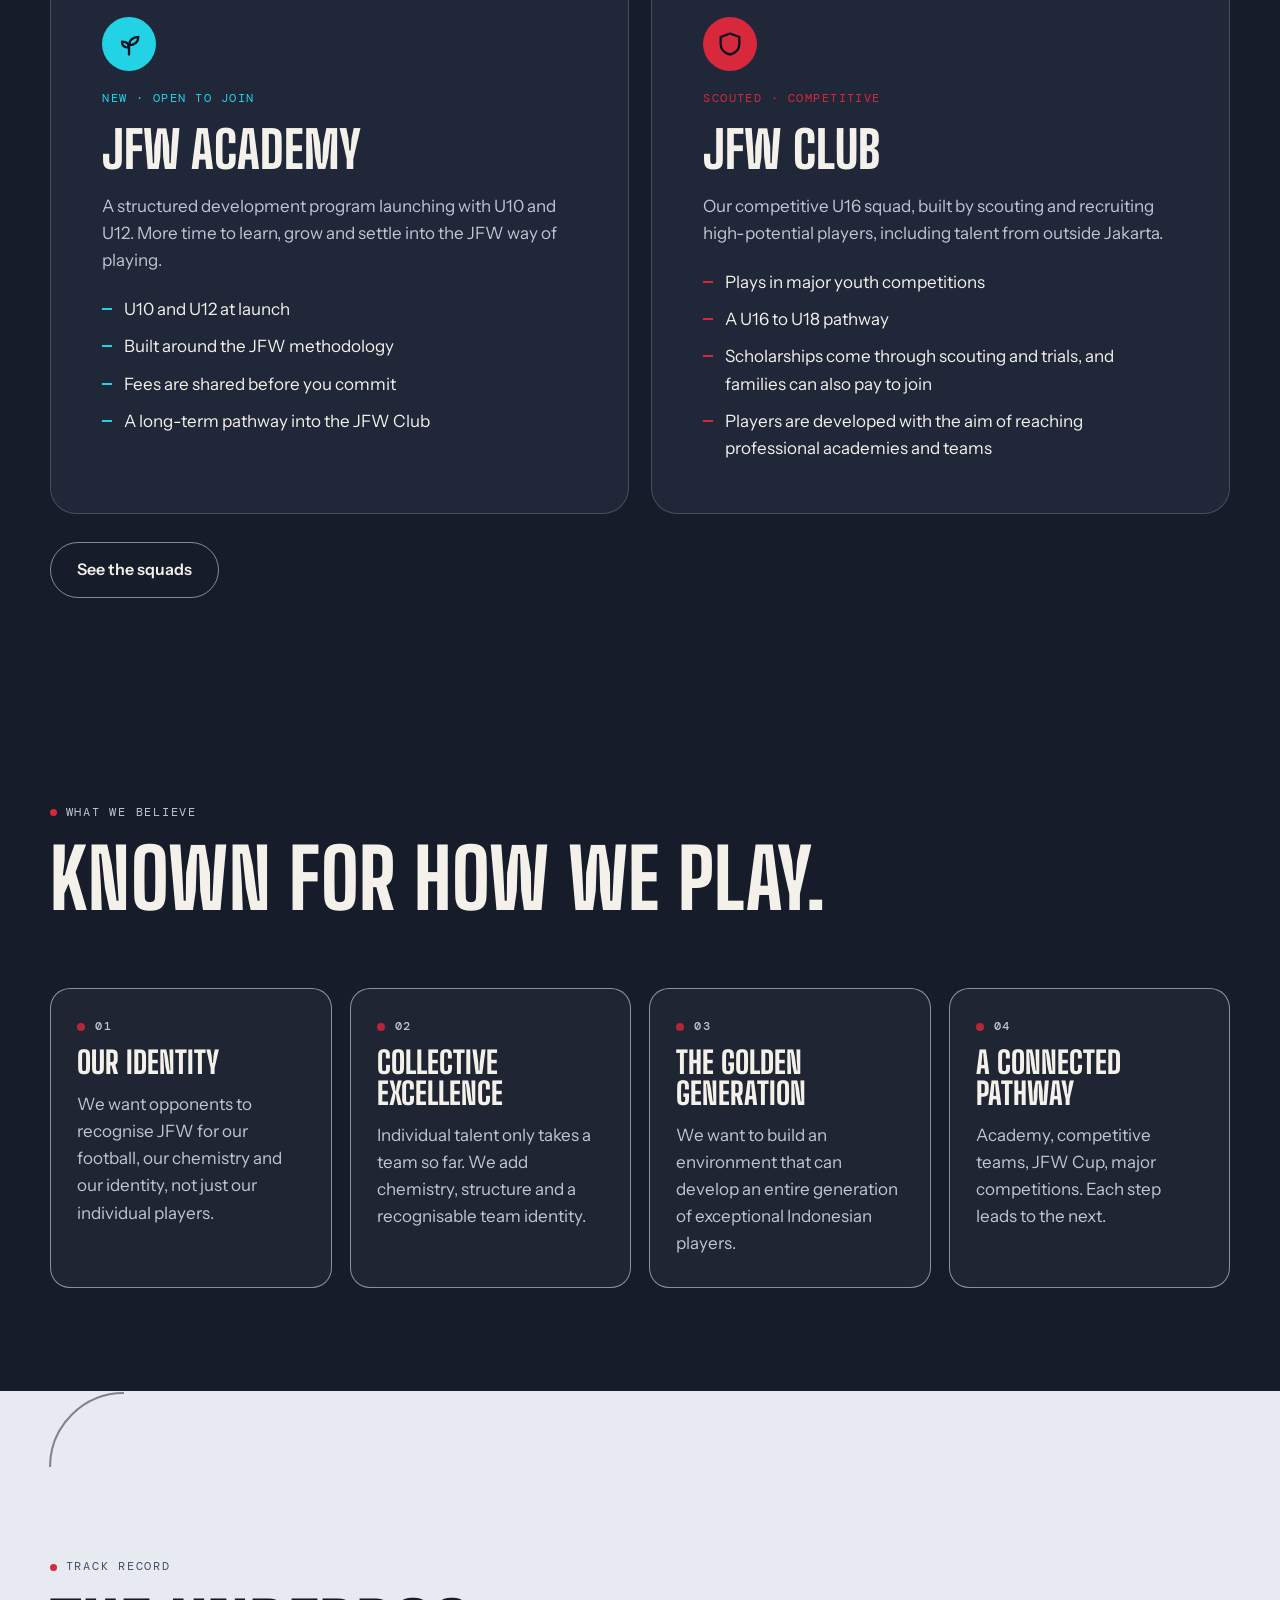
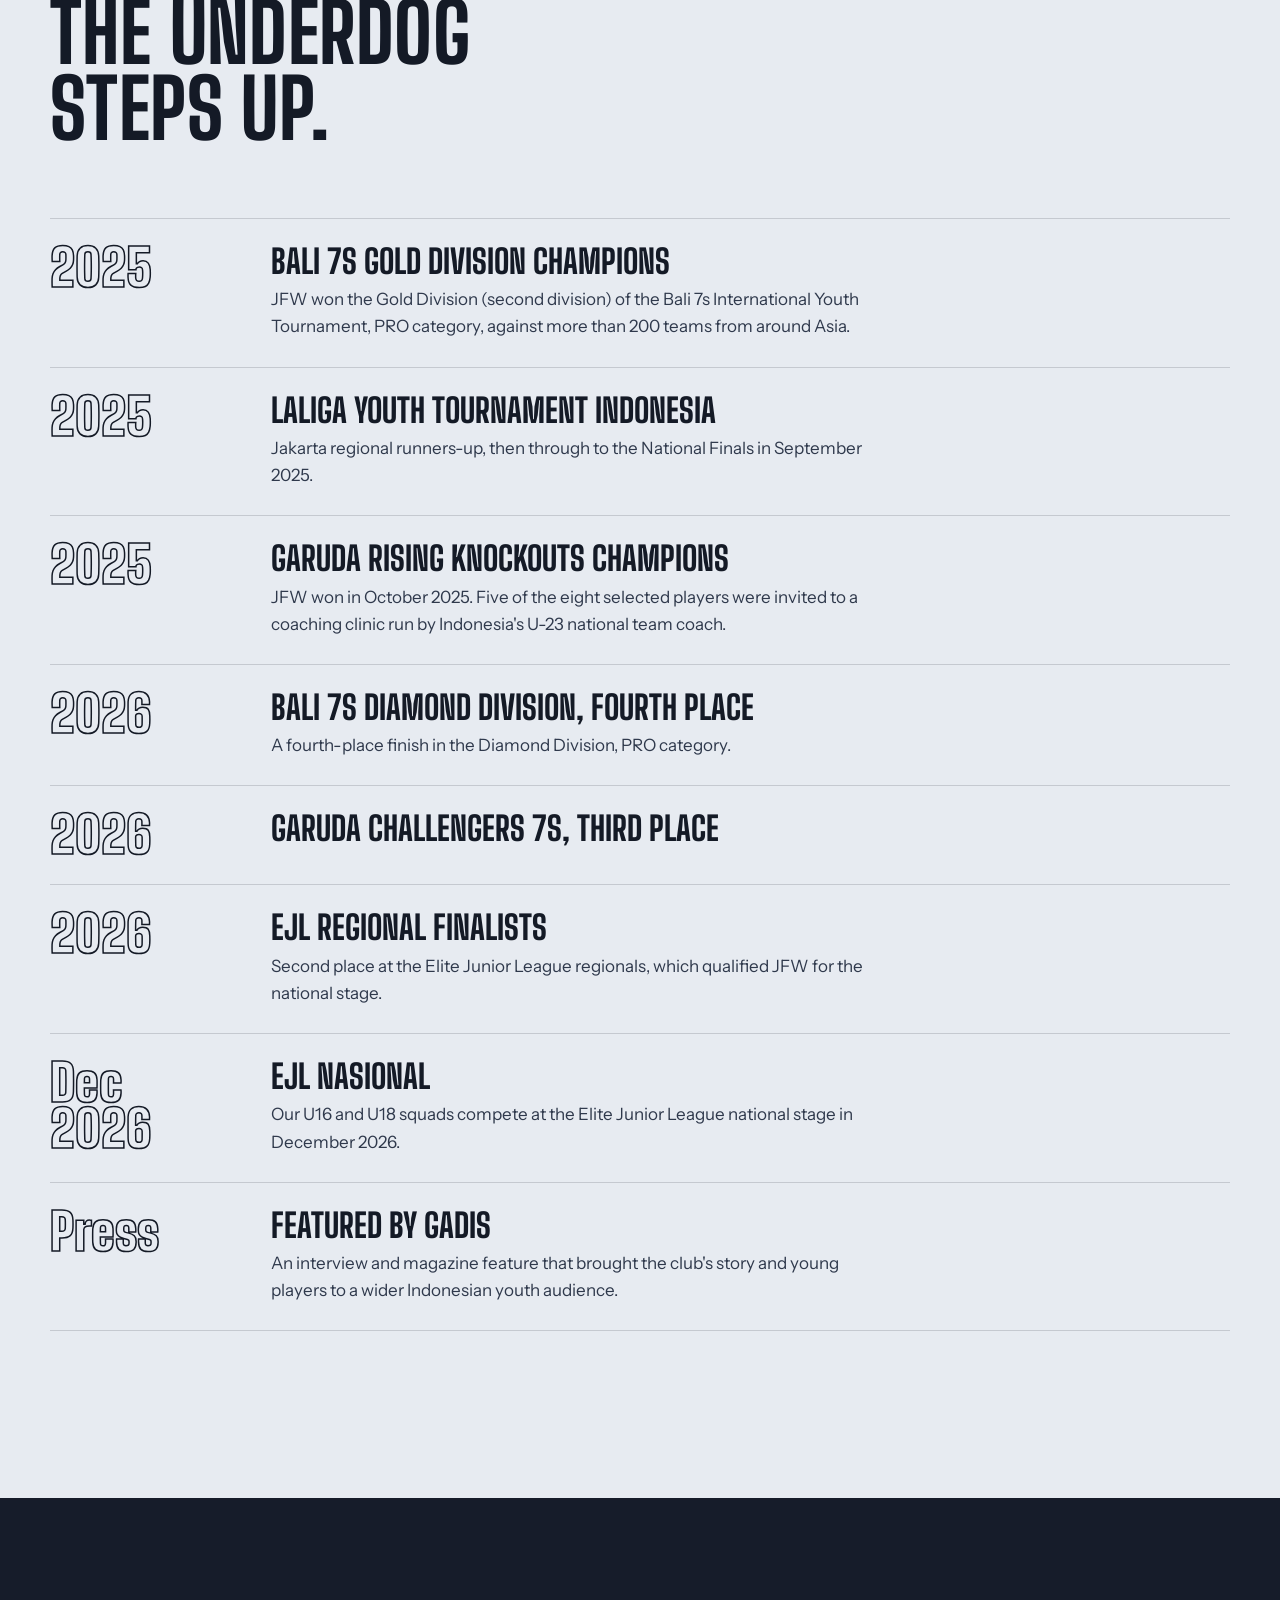
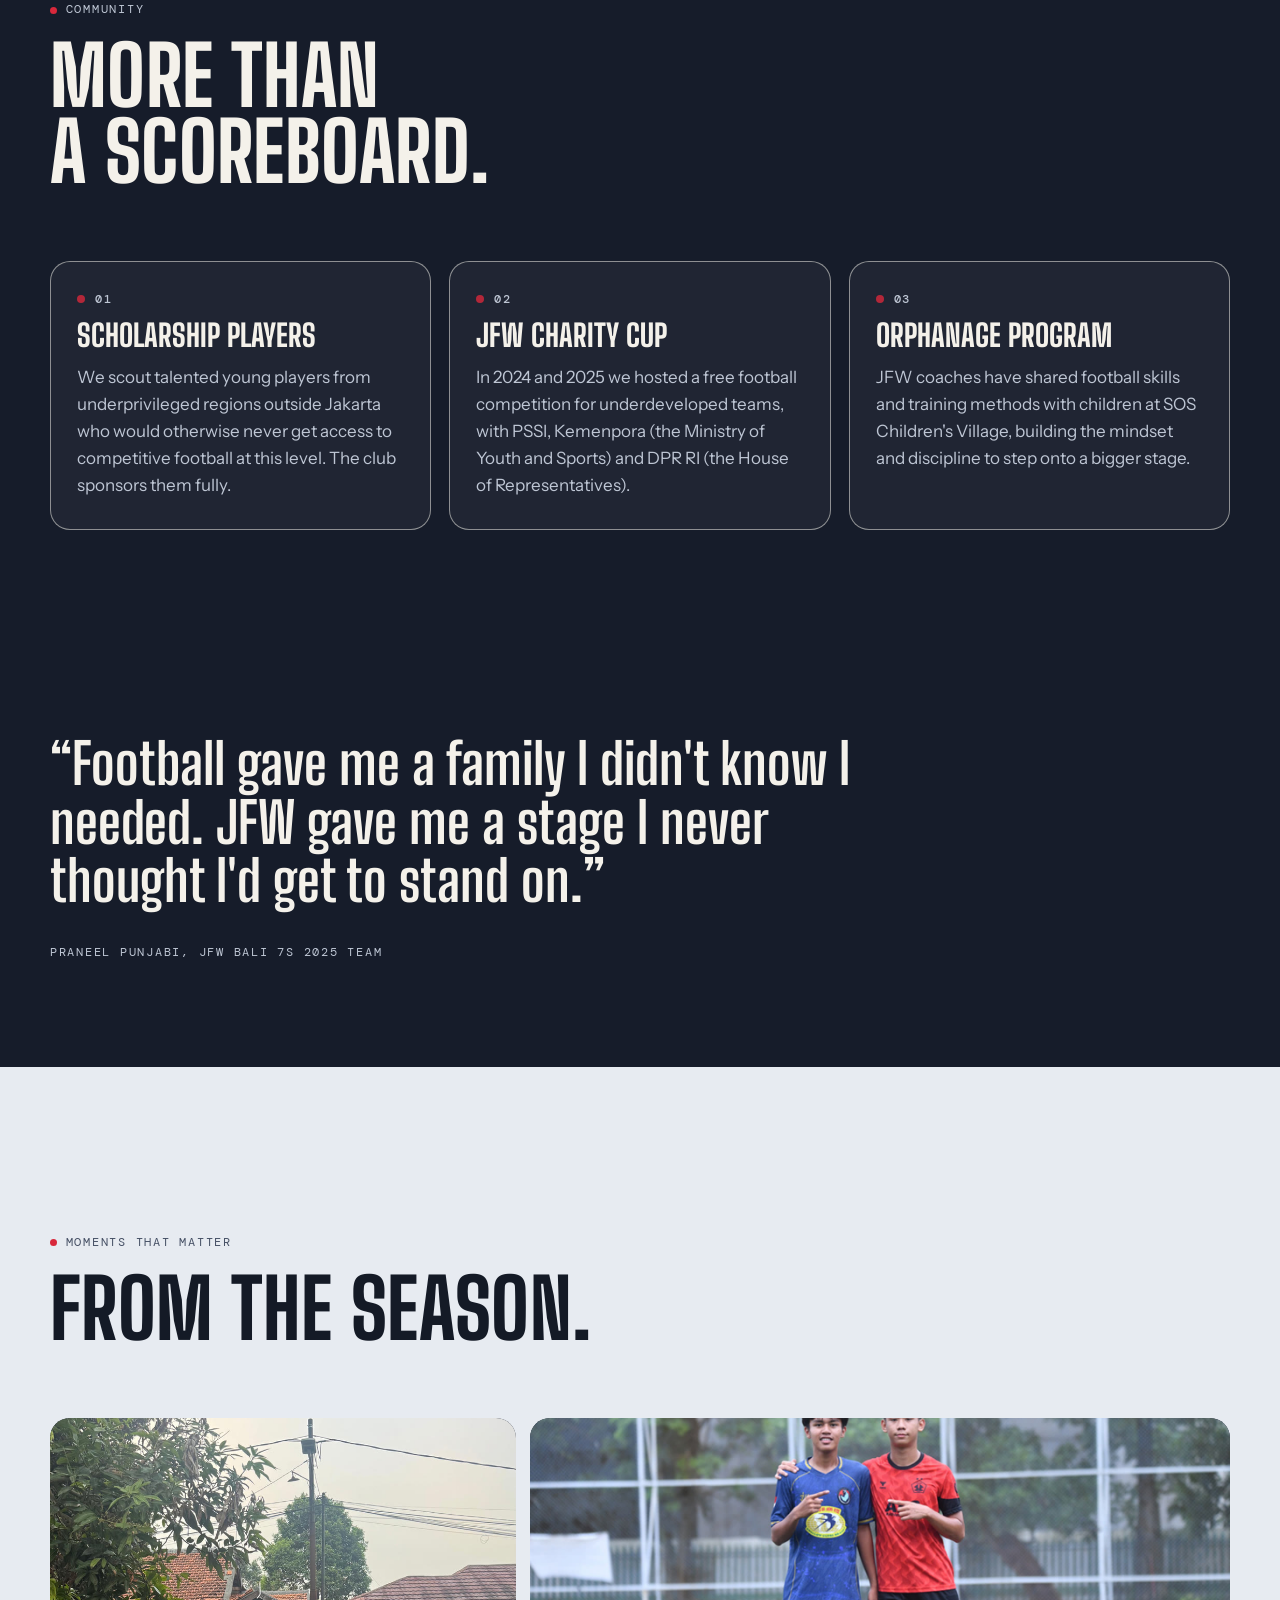
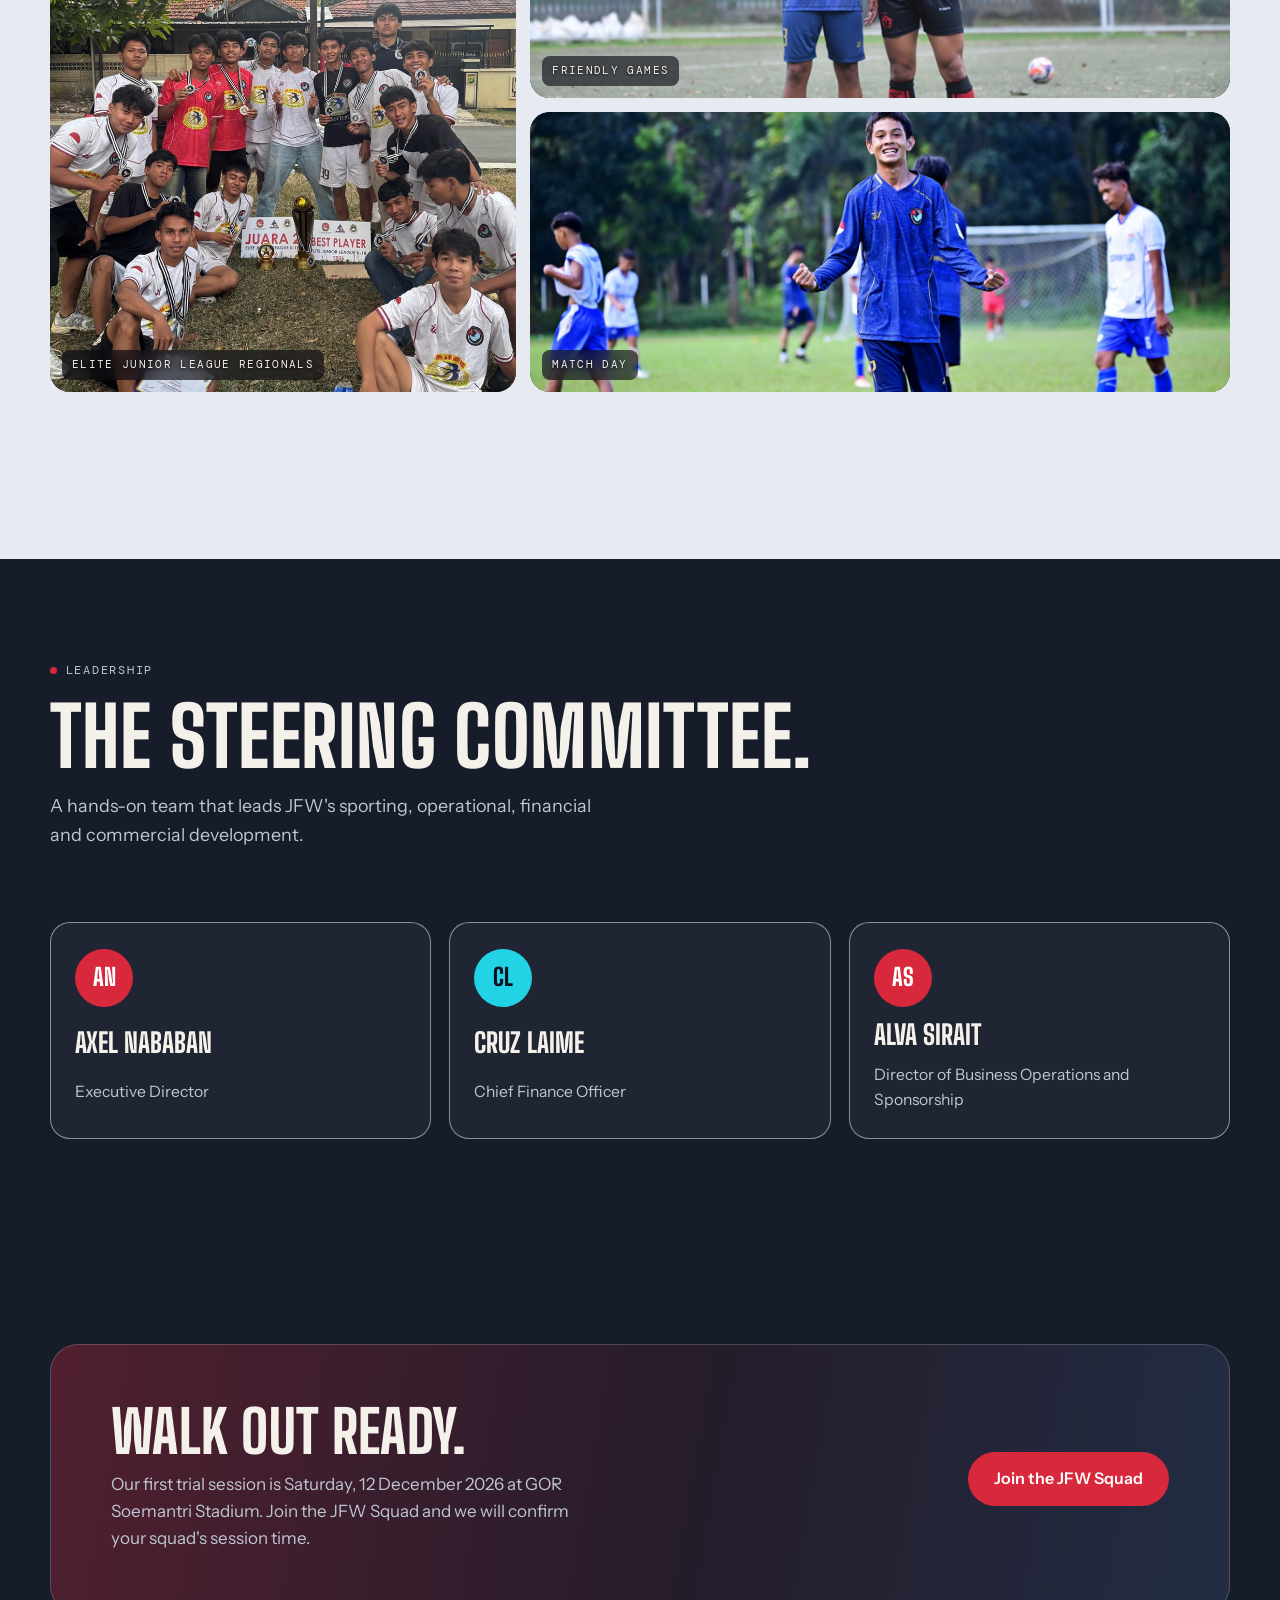
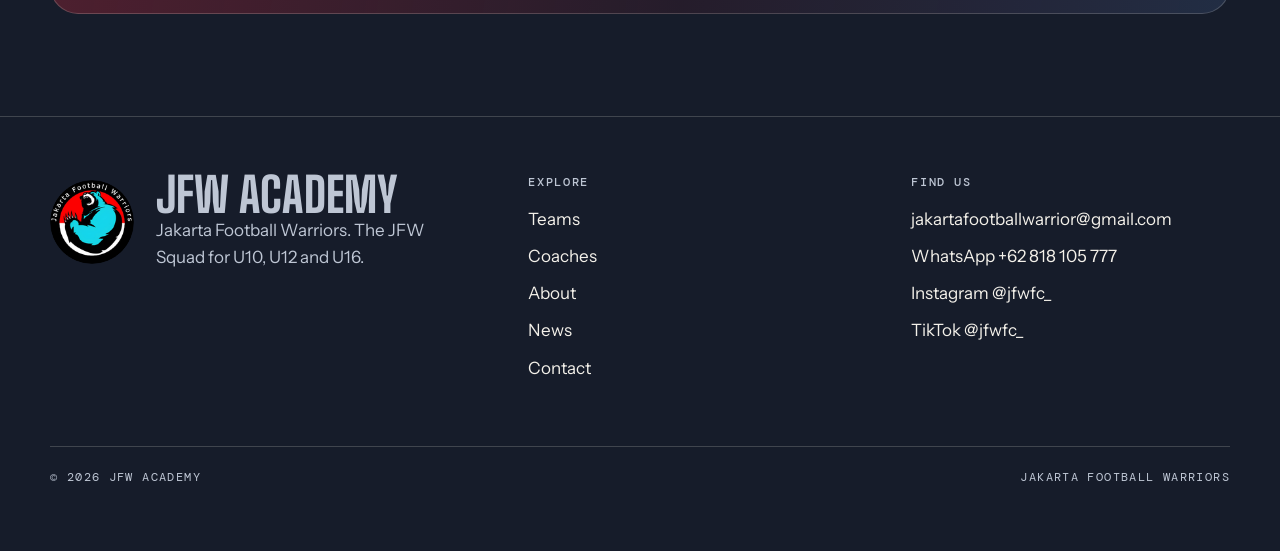
<file: about.html>
<!doctype html>
<html lang="en">
<head>
<meta charset="utf-8">
<meta name="viewport" content="width=device-width,initial-scale=1">
<title>About | JFW Academy</title>
<meta name="description" content="The story of Jakarta Football Warriors: our results, our community work and the people leading the club and the JFW Academy.">
<meta name="theme-color" content="#161C2A">
<meta name="color-scheme" content="dark">
<!-- PREVIEW ONLY: remove the next tag at the real launch -->
<meta name="robots" content="noindex, nofollow">
<link rel="icon" type="image/png" href="assets/logo-64.png">
<!-- DEPLOY STEP: patch og:url and og:image with the live absolute URL before zipping -->
<meta property="og:type" content="website">
<meta property="og:title" content="About | JFW Academy">
<meta property="og:description" content="The story of Jakarta Football Warriors: our results, our community work and the people leading the club and the JFW Academy.">
<meta property="og:url" content="https://cruzsl.github.io/prototypejfw/about.html">
<meta property="og:image" content="https://cruzsl.github.io/prototypejfw/assets/hero-ending.jpg">
<link rel="preconnect" href="https://fonts.googleapis.com">
<link rel="preconnect" href="https://fonts.gstatic.com" crossorigin>
<link href="https://fonts.googleapis.com/css2?family=Big+Shoulders+Display:wght@700;800;900&family=DM+Mono:wght@400;500&family=Instrument+Sans:wght@400;500;600&display=swap" rel="stylesheet">
<link rel="stylesheet" href="assets/site.css">
<script src="assets/site.js" defer></script>
</head>
<body>
<a class="skip" href="#main">Skip to content</a>

<div class="env" aria-hidden="true">
  <div class="dust">
    <i style="--x:6%;--t:46s"></i><i style="--x:14%;--t:62s"></i><i style="--x:23%;--t:54s"></i><i style="--x:31%;--t:70s"></i>
    <i style="--x:40%;--t:58s"></i><i style="--x:49%;--t:66s"></i><i style="--x:57%;--t:50s"></i><i style="--x:66%;--t:74s"></i>
    <i style="--x:73%;--t:60s"></i><i style="--x:81%;--t:52s"></i><i style="--x:88%;--t:68s"></i><i style="--x:95%;--t:64s"></i>
  </div>
</div>

<nav class="nav" id="nav" aria-label="Main">
  <div class="wrap">
    <a class="brand" href="index.html" aria-label="JFW Academy, home">
      <img src="assets/logo-128.png" width="42" height="42" alt="">
      JFW <small>Academy</small>
    </a>
    <div class="links" id="navlinks">
      <a href="teams.html">Teams</a>
      <a href="coaches.html">Coaches</a>
      <a href="about.html" aria-current="page">About</a>
      <a href="news.html">News</a>
      <a href="contact.html">Contact</a>
      <a class="btn sm" href="contact.html#join">Join the JFW Squad</a>
    </div>
  </div>
</nav>

<main id="main" tabindex="-1">

<header class="page-hero">
  <div class="wrap ph-grid">
    <div class="ph-copy rvc">
      <span class="mono kicker rv" style="--i:0">About</span>
      <h1 class="rv" style="--i:1">Our story.</h1>
      <p class="lede rv" style="--i:2">Jakarta Football Warriors is a youth football club building a real football identity in Jakarta.</p>
      
    </div>
    <figure class="ph-photo rvc"><img class="rv" src="assets/trophy-night.jpg" width="1920" height="1280" alt="A JFW squad in black and red jackets behind a trophy on a floodlit pitch at night" style="object-position:50% 62%"><figcaption class="cap">Trophy night</figcaption></figure>
  </div>
</header>

<section class="sec tight" id="who" aria-labelledby="who-h">
  <div class="wrap split rvc">
    <div class="rv" style="--i:0"><span class="mono kicker">Who we are</span><h2 class="display" id="who-h" style="margin-top:18px">Built on talent.<br>Now building a style.</h2></div>
    <div class="prose rv" style="--i:1">
      <p>Jakarta Football Warriors has spent the past few seasons building a genuine football identity in Jakarta. Our U16 and U18 teams compete against some of the country's most established academies.</p>
      <p>We find promising young players and recruit them directly. Many of our players come from underprivileged regions outside Jakarta, and the club sponsors them fully. Families can also pay to join the U16 squad.</p>
      <p>Now we are opening the JFW Academy, a new program for younger players, so more children can grow up inside the JFW way of playing.</p>
    </div>
  </div>
</section>

<section class="sec tight" id="programs" aria-labelledby="programs-h">
  <div class="wrap">
    <div class="sec-head rvc">
      <span class="mono kicker rv" style="--i:0">One family</span>
      <h2 class="display rv" style="--i:1" id="programs-h">Two programs. One mission.</h2>
      <p class="lede rv" style="--i:2">Building football in Jakarta the right way, and creating real opportunity for the next generation of Indonesian players.</p>
    </div>
    <div class="programs rvc">
      <article class="program academy rv" style="--i:0">
        <div class="ico"><svg viewBox="0 0 24 24" fill="none" stroke="currentColor" stroke-width="2" stroke-linecap="round" stroke-linejoin="round" aria-hidden="true"><path d="M12 21v-8"/><path d="M12 13c0-4 3-7 8-7 0 4-3 7-8 7z"/><path d="M12 15c0-3-2-5-6-5 0 3 2 5 6 5z"/></svg></div>
        <span class="sub">New &middot; Open to join</span>
        <h3>JFW Academy</h3>
        <p>A structured development program launching with U10 and U12. More time to learn, grow and settle into the JFW way of playing.</p>
        <ul>
          <li>U10 and U12 at launch</li>
          <li>Built around the JFW methodology</li>
          <li>Fees are shared before you commit</li>
          <li>A long-term pathway into the JFW Club</li>
        </ul>
      </article>
      <article class="program club rv" style="--i:1">
        <div class="ico"><svg viewBox="0 0 24 24" fill="none" stroke="currentColor" stroke-width="2" stroke-linecap="round" stroke-linejoin="round" aria-hidden="true"><path d="M12 3l8 3v6c0 4.5-3.2 7.8-8 9-4.8-1.2-8-4.5-8-9V6l8-3z"/></svg></div>
        <span class="sub">Scouted &middot; Competitive</span>
        <h3>JFW Club</h3>
        <p>Our competitive U16 squad, built by scouting and recruiting high-potential players, including talent from outside Jakarta.</p>
        <ul>
          <li>Plays in major youth competitions</li>
          <li>A U16 to U18 pathway</li>
          <li>Scholarships come through scouting and trials, and families can also pay to join</li>
          <li>Players are developed with the aim of reaching professional academies and teams</li>
        </ul>
      </article>
    </div>
    <p style="margin-top:28px"><a class="btn ghost" href="teams.html">See the squads</a></p>
  </div>
</section>

<section class="sec tight" id="believe" aria-labelledby="believe-h">
  <div class="wrap">
    <div class="sec-head rvc">
      <span class="mono kicker rv" style="--i:0">What we believe</span>
      <h2 class="display rv" style="--i:1" id="believe-h">Known for how we play.</h2>
    </div>
    <div class="cards c4 rvc">
      <article class="card rv" style="--i:0"><b class="n">01</b><h3>Our identity</h3><p>We want opponents to recognise JFW for our football, our chemistry and our identity, not just our individual players.</p></article>
      <article class="card rv" style="--i:1"><b class="n">02</b><h3>Collective excellence</h3><p>Individual talent only takes a team so far. We add chemistry, structure and a recognisable team identity.</p></article>
      <article class="card rv" style="--i:2"><b class="n">03</b><h3>The Golden Generation</h3><p>We want to build an environment that can develop an entire generation of exceptional Indonesian players.</p></article>
      <article class="card rv" style="--i:3"><b class="n">04</b><h3>A connected pathway</h3><p>Academy, competitive teams, JFW Cup, major competitions. Each step leads to the next.</p></article>
    </div>
  </div>
</section>

<section class="sec light" id="record" aria-labelledby="record-h">
  <svg class="arc rvc" aria-hidden="true" viewBox="0 0 78 78"><path d="M2 76A74 74 0 0 1 76 2" fill="none" stroke="currentColor" stroke-width="2" pathLength="1"/></svg>
  <div class="wrap">
    <div class="sec-head rvc">
      <span class="mono kicker kdot rv" style="--i:0">Track record</span>
      <h2 class="display rv" style="--i:1" id="record-h">The underdog<br>steps up.</h2>
    </div>
    <div class="timeline rvc">
      <div class="tl rv" style="--i:0"><div class="yr">2025</div><div><h3>Bali 7s Gold Division champions</h3><p>JFW won the Gold Division (second division) of the Bali 7s International Youth Tournament, PRO category, against more than 200 teams from around Asia.</p></div></div>
      <div class="tl rv" style="--i:0"><div class="yr">2025</div><div><h3>LaLiga Youth Tournament Indonesia</h3><p>Jakarta regional runners-up, then through to the National Finals in September 2025.</p></div></div>
      <div class="tl rv" style="--i:0"><div class="yr">2025</div><div><h3>Garuda Rising Knockouts champions</h3><p>JFW won in October 2025. Five of the eight selected players were invited to a coaching clinic run by Indonesia's U-23 national team coach.</p></div></div>
      <div class="tl rv" style="--i:0"><div class="yr">2026</div><div><h3>Bali 7s Diamond Division, fourth place</h3><p>A fourth-place finish in the Diamond Division, PRO category.</p></div></div>
      <div class="tl rv" style="--i:0"><div class="yr">2026</div><div><h3>Garuda Challengers 7s, third place</h3></div></div>
      <div class="tl rv" style="--i:0"><div class="yr">2026</div><div><h3>EJL regional finalists</h3><p>Second place at the Elite Junior League regionals, which qualified JFW for the national stage.</p></div></div>
      <div class="tl rv" style="--i:0"><div class="yr">Dec 2026</div><div><h3>EJL Nasional</h3><p>Our U16 and U18 squads compete at the Elite Junior League national stage in December 2026.</p></div></div>
      <div class="tl rv" style="--i:0"><div class="yr">Press</div><div><h3>Featured by GADIS</h3><p>An interview and magazine feature that brought the club's story and young players to a wider Indonesian youth audience.</p></div></div>
    </div>
  </div>
</section>

<section class="sec tight" id="community" aria-labelledby="community-h">
  <div class="wrap">
    <div class="sec-head rvc">
      <span class="mono kicker rv" style="--i:0">Community</span>
      <h2 class="display rv" style="--i:1" id="community-h">More than<br>a scoreboard.</h2>
    </div>
    <div class="cards c3 rvc">
      <article class="card rv" style="--i:0"><b class="n">01</b><h3>Scholarship players</h3><p>We scout talented young players from underprivileged regions outside Jakarta who would otherwise never get access to competitive football at this level. The club sponsors them fully.</p></article>
      <article class="card rv" style="--i:1"><b class="n">02</b><h3>JFW Charity Cup</h3><p>In 2024 and 2025 we hosted a free football competition for underdeveloped teams, with PSSI, Kemenpora (the Ministry of Youth and Sports) and DPR RI (the House of Representatives).</p></article>
      <article class="card rv" style="--i:2"><b class="n">03</b><h3>Orphanage program</h3><p>JFW coaches have shared football skills and training methods with children at SOS Children's Village, building the mindset and discipline to step onto a bigger stage.</p></article>
    </div>
  </div>
</section>

<section class="sec tight" id="voice" aria-label="A player's words">
  <div class="wrap">
    <figure class="quote rvc">
      <blockquote class="rv" style="--i:0">&ldquo;Football gave me a family I didn't know I needed. JFW gave me a stage I never thought I'd get to stand on.&rdquo;</blockquote>
      <figcaption class="rv" style="--i:1"><cite class="mono">Praneel Punjabi, JFW Bali 7s 2025 team</cite></figcaption>
    </figure>
  </div>
</section>

<section class="sec light" id="moments" aria-labelledby="moments-h">
  <div class="wrap">
    <div class="sec-head rvc">
      <span class="mono kicker rv" style="--i:0">Moments that matter</span>
      <h2 class="display rv" style="--i:1" id="moments-h">From the season.</h2>
    </div>
    <div class="moments rvc">
      <figure class="tall rv" style="--i:0"><img src="assets/moment-medals.jpg" width="900" height="1600" alt="A JFW squad gathered on the grass with medals and trophies after the Elite Junior League regionals" loading="lazy"><figcaption class="cap">Elite Junior League regionals</figcaption></figure>
      <figure class="rv" style="--i:1"><img src="assets/moment-pair.jpg" width="1600" height="1067" alt="Two players, one in JFW white and one in a rival kit, posing together after a friendly game" loading="lazy"><figcaption class="cap">Friendly games</figcaption></figure>
      <figure class="rv" style="--i:2"><img src="assets/moment-smile.jpg" width="1600" height="1066" alt="A JFW player smiling and spreading his arms on a grass pitch during a match" loading="lazy"><figcaption class="cap">Match day</figcaption></figure>
    </div>
  </div>
</section>

<section class="sec tight" id="leaders" aria-labelledby="leaders-h">
  <div class="wrap">
    <div class="sec-head rvc">
      <span class="mono kicker rv" style="--i:0">Leadership</span>
      <h2 class="display rv" style="--i:1" id="leaders-h">The steering committee.</h2>
      <p class="lede rv" style="--i:2">A hands-on team that leads JFW's sporting, operational, financial and commercial development.</p>
    </div>
    <div class="people rvc">
      <article class="person rv" style="--i:0"><div class="av" aria-hidden="true">AN</div><h3>Axel Nababan</h3><p>Executive Director</p></article>
      <article class="person rv" style="--i:1"><div class="av" aria-hidden="true">CL</div><h3>Cruz Laime</h3><p>Chief Finance Officer</p></article>
      <article class="person rv" style="--i:2"><div class="av" aria-hidden="true">AS</div><h3>Alva Sirait</h3><p>Director of Business Operations and Sponsorship</p></article>
    </div>
  </div>
</section>

<section class="sec tight" aria-label="Join">
  <div class="wrap">
    <div class="cta-band rvc">
      <div class="rv" style="--i:0">
        <h2 class="display">Walk out ready.</h2>
        <p>Our first trial session is Saturday, 12 December 2026 at GOR Soemantri Stadium. Join the JFW Squad and we will confirm your squad's session time.</p>
      </div>
      <div class="rv" style="--i:1"><a class="btn" href="contact.html#join">Join the JFW Squad</a></div>
    </div>
  </div>
</section>

</main>

<footer>
  <div class="wrap foot">
    <div class="foot-brand">
      <img src="assets/logo-128.png" width="84" height="84" alt="Jakarta Football Warriors crest" loading="lazy">
      <div>
        <p class="display">JFW Academy</p>
        <p>Jakarta Football Warriors. The JFW Squad for U10, U12 and U16.</p>
      </div>
    </div>
    <div>
      <h4>Explore</h4>
      <ul>
        <li><a href="teams.html">Teams</a></li>
        <li><a href="coaches.html">Coaches</a></li>
        <li><a href="about.html">About</a></li>
        <li><a href="news.html">News</a></li>
        <li><a href="contact.html">Contact</a></li>
      </ul>
    </div>
    <div>
      <h4>Find us</h4>
      <ul>
        <li><a href="mailto:jakartafootballwarrior@gmail.com">jakartafootballwarrior@gmail.com</a></li>
        <li><a href="https://api.whatsapp.com/send?phone=62818105777" rel="noopener" target="_blank">WhatsApp +62 818 105 777</a></li>
        <li><a href="https://www.instagram.com/jfwfc_/" rel="noopener" target="_blank">Instagram @jfwfc_</a></li>
        <li><a href="https://www.tiktok.com/@jfwfc_" rel="noopener" target="_blank">TikTok @jfwfc_</a></li>
      </ul>
    </div>
    <p class="foot-base"><span>&copy; 2026 JFW Academy</span><span>Jakarta Football Warriors</span></p>
  </div>
</footer>
</body>
</html>
</file>
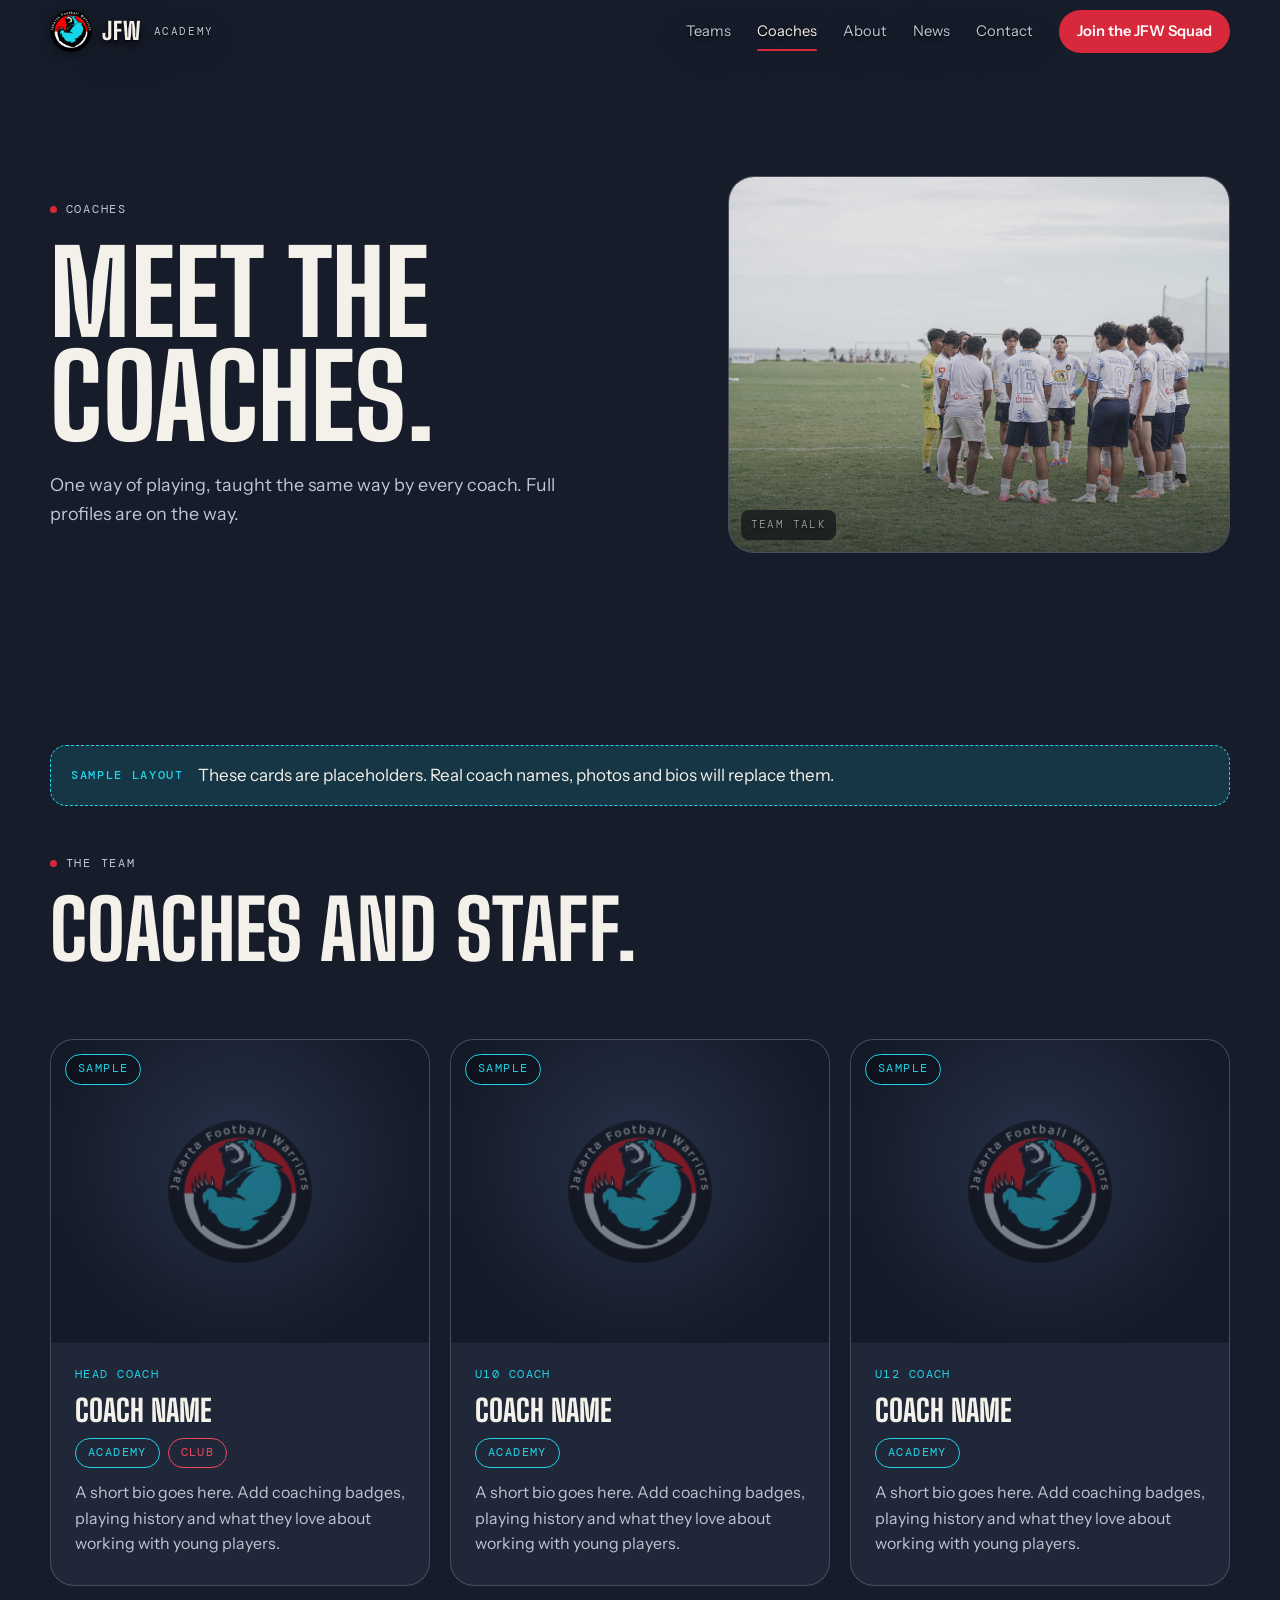
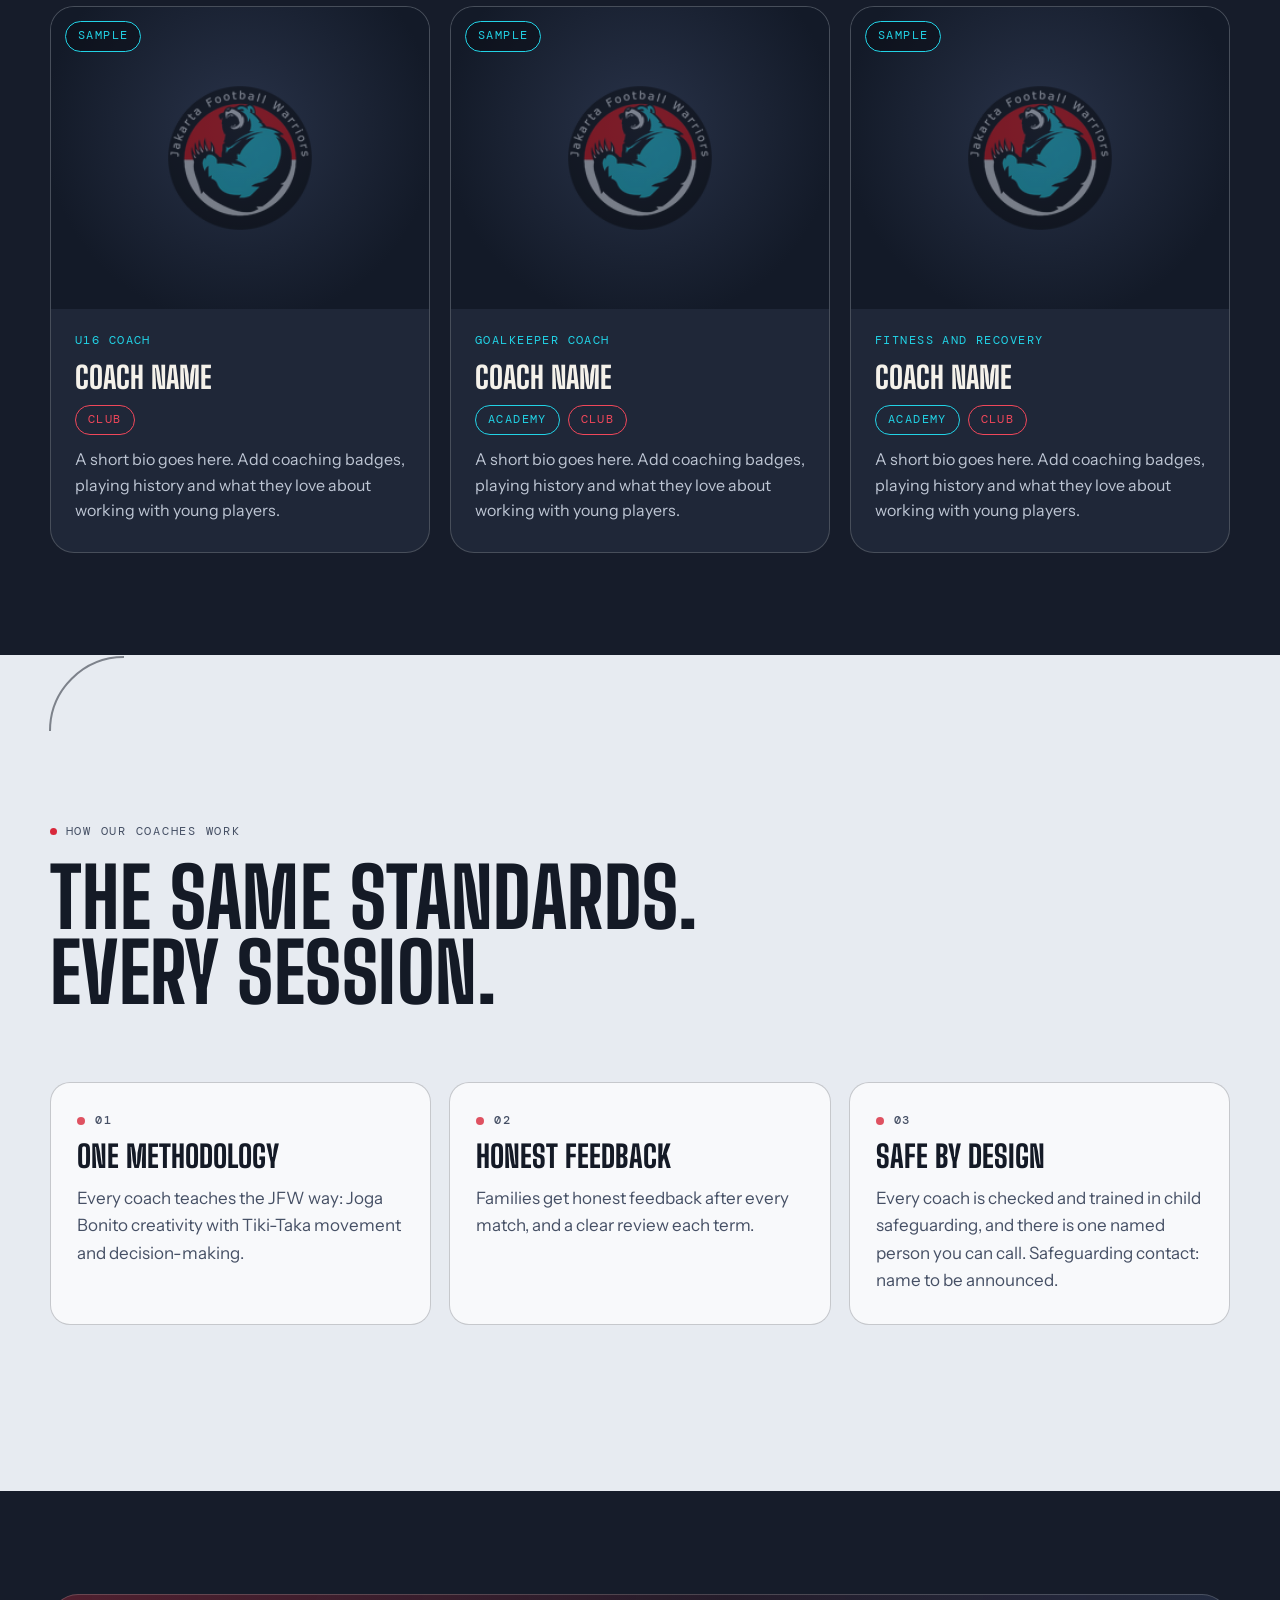
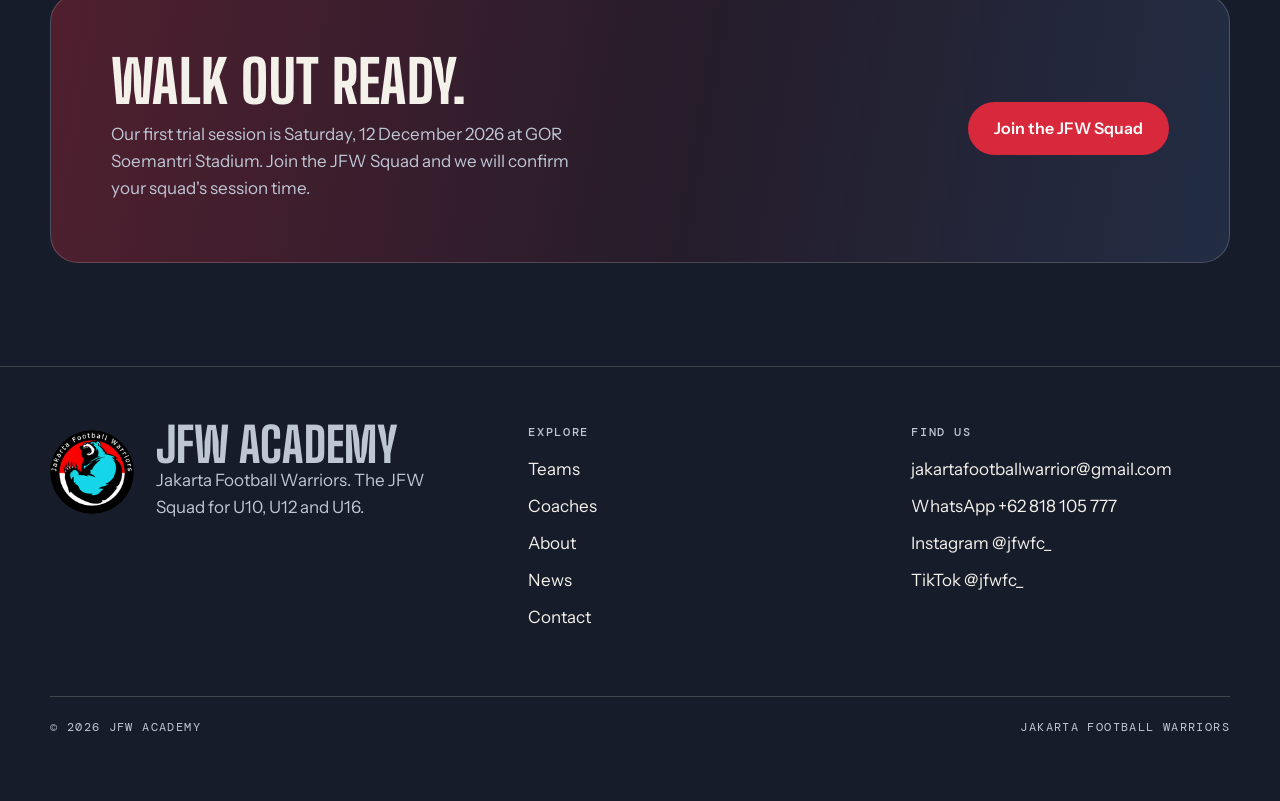
<file: coaches.html>
<!doctype html>
<html lang="en">
<head>
<meta charset="utf-8">
<meta name="viewport" content="width=device-width,initial-scale=1">
<title>Coaches | JFW Academy</title>
<meta name="description" content="Meet the JFW Academy and JFW Club coaches. One methodology, taught the same way by every coach.">
<meta name="theme-color" content="#161C2A">
<meta name="color-scheme" content="dark">
<!-- PREVIEW ONLY: remove the next tag at the real launch -->
<meta name="robots" content="noindex, nofollow">
<link rel="icon" type="image/png" href="assets/logo-64.png">
<!-- DEPLOY STEP: patch og:url and og:image with the live absolute URL before zipping -->
<meta property="og:type" content="website">
<meta property="og:title" content="Coaches | JFW Academy">
<meta property="og:description" content="Meet the JFW Academy and JFW Club coaches. One methodology, taught the same way by every coach.">
<meta property="og:url" content="https://cruzsl.github.io/prototypejfw/coaches.html">
<meta property="og:image" content="https://cruzsl.github.io/prototypejfw/assets/hero-ending.jpg">
<link rel="preconnect" href="https://fonts.googleapis.com">
<link rel="preconnect" href="https://fonts.gstatic.com" crossorigin>
<link href="https://fonts.googleapis.com/css2?family=Big+Shoulders+Display:wght@700;800;900&family=DM+Mono:wght@400;500&family=Instrument+Sans:wght@400;500;600&display=swap" rel="stylesheet">
<link rel="stylesheet" href="assets/site.css">
<script src="assets/site.js" defer></script>
</head>
<body>
<a class="skip" href="#main">Skip to content</a>

<div class="env" aria-hidden="true">
  <div class="dust">
    <i style="--x:6%;--t:46s"></i><i style="--x:14%;--t:62s"></i><i style="--x:23%;--t:54s"></i><i style="--x:31%;--t:70s"></i>
    <i style="--x:40%;--t:58s"></i><i style="--x:49%;--t:66s"></i><i style="--x:57%;--t:50s"></i><i style="--x:66%;--t:74s"></i>
    <i style="--x:73%;--t:60s"></i><i style="--x:81%;--t:52s"></i><i style="--x:88%;--t:68s"></i><i style="--x:95%;--t:64s"></i>
  </div>
</div>

<nav class="nav" id="nav" aria-label="Main">
  <div class="wrap">
    <a class="brand" href="index.html" aria-label="JFW Academy, home">
      <img src="assets/logo-128.png" width="42" height="42" alt="">
      JFW <small>Academy</small>
    </a>
    <div class="links" id="navlinks">
      <a href="teams.html">Teams</a>
      <a href="coaches.html" aria-current="page">Coaches</a>
      <a href="about.html">About</a>
      <a href="news.html">News</a>
      <a href="contact.html">Contact</a>
      <a class="btn sm" href="contact.html#join">Join the JFW Squad</a>
    </div>
  </div>
</nav>

<main id="main" tabindex="-1">

<header class="page-hero">
  <div class="wrap ph-grid">
    <div class="ph-copy rvc">
      <span class="mono kicker rv" style="--i:0">Coaches</span>
      <h1 class="rv" style="--i:1">Meet the coaches.</h1>
      <p class="lede rv" style="--i:2">One way of playing, taught the same way by every coach. Full profiles are on the way.</p>
      
    </div>
    <figure class="ph-photo rvc"><img class="rv" src="assets/team-talk.jpg" width="1920" height="1280" alt="JFW players and their coach in a huddle on the pitch for a team talk" style="object-position:50% 62%"><figcaption class="cap">Team talk</figcaption></figure>
  </div>
</header>

<section class="sec tight" id="staff" aria-labelledby="staff-h">
  <div class="wrap">
    <div class="sample-bar"><b>Sample layout</b><span>These cards are placeholders. Real coach names, photos and bios will replace them.</span></div>
    <div class="sec-head rvc">
      <span class="mono kicker rv" style="--i:0">The team</span>
      <h2 class="display rv" style="--i:1" id="staff-h">Coaches and staff.</h2>
    </div>
    <div class="coaches rvc">
      <article class="coach rv" style="--i:0">
        <div class="ph"><span class="chip cy">Sample</span><img src="assets/logo-128.png" width="128" height="128" alt="" loading="lazy"></div>
        <div class="body">
          <span class="role">Head Coach</span>
          <h3>Coach Name</h3>
          <div class="squads-on"><span class="chip cy">Academy</span><span class="chip rd">Club</span></div>
          <p>A short bio goes here. Add coaching badges, playing history and what they love about working with young players.</p>
        </div>
      </article>
      <article class="coach rv" style="--i:1">
        <div class="ph"><span class="chip cy">Sample</span><img src="assets/logo-128.png" width="128" height="128" alt="" loading="lazy"></div>
        <div class="body">
          <span class="role">U10 Coach</span>
          <h3>Coach Name</h3>
          <div class="squads-on"><span class="chip cy">Academy</span></div>
          <p>A short bio goes here. Add coaching badges, playing history and what they love about working with young players.</p>
        </div>
      </article>
      <article class="coach rv" style="--i:2">
        <div class="ph"><span class="chip cy">Sample</span><img src="assets/logo-128.png" width="128" height="128" alt="" loading="lazy"></div>
        <div class="body">
          <span class="role">U12 Coach</span>
          <h3>Coach Name</h3>
          <div class="squads-on"><span class="chip cy">Academy</span></div>
          <p>A short bio goes here. Add coaching badges, playing history and what they love about working with young players.</p>
        </div>
      </article>
      <article class="coach rv" style="--i:3">
        <div class="ph"><span class="chip cy">Sample</span><img src="assets/logo-128.png" width="128" height="128" alt="" loading="lazy"></div>
        <div class="body">
          <span class="role">U16 Coach</span>
          <h3>Coach Name</h3>
          <div class="squads-on"><span class="chip rd">Club</span></div>
          <p>A short bio goes here. Add coaching badges, playing history and what they love about working with young players.</p>
        </div>
      </article>
      <article class="coach rv" style="--i:4">
        <div class="ph"><span class="chip cy">Sample</span><img src="assets/logo-128.png" width="128" height="128" alt="" loading="lazy"></div>
        <div class="body">
          <span class="role">Goalkeeper Coach</span>
          <h3>Coach Name</h3>
          <div class="squads-on"><span class="chip cy">Academy</span><span class="chip rd">Club</span></div>
          <p>A short bio goes here. Add coaching badges, playing history and what they love about working with young players.</p>
        </div>
      </article>
      <article class="coach rv" style="--i:5">
        <div class="ph"><span class="chip cy">Sample</span><img src="assets/logo-128.png" width="128" height="128" alt="" loading="lazy"></div>
        <div class="body">
          <span class="role">Fitness and Recovery</span>
          <h3>Coach Name</h3>
          <div class="squads-on"><span class="chip cy">Academy</span><span class="chip rd">Club</span></div>
          <p>A short bio goes here. Add coaching badges, playing history and what they love about working with young players.</p>
        </div>
      </article>
    </div>
  </div>
</section>

<section class="sec light" id="how" aria-labelledby="how-h">
  <svg class="arc rvc" aria-hidden="true" viewBox="0 0 78 78"><path d="M2 76A74 74 0 0 1 76 2" fill="none" stroke="currentColor" stroke-width="2" pathLength="1"/></svg>
  <div class="wrap">
    <div class="sec-head rvc">
      <span class="mono kicker rv" style="--i:0">How our coaches work</span>
      <h2 class="display rv" style="--i:1" id="how-h">The same standards.<br>Every session.</h2>
    </div>
    <div class="cards c3 rvc">
      <article class="card rv" style="--i:0"><b class="n">01</b><h3>One methodology</h3><p>Every coach teaches the JFW way: Joga Bonito creativity with Tiki-Taka movement and decision-making.</p></article>
      <article class="card rv" style="--i:1"><b class="n">02</b><h3>Honest feedback</h3><p>Families get honest feedback after every match, and a clear review each term.</p></article>
      <article class="card rv" style="--i:2"><b class="n">03</b><h3>Safe by design</h3><p>Every coach is checked and trained in child safeguarding, and there is one named person you can call. Safeguarding contact: name to be announced.</p></article>
    </div>
  </div>
</section>

<section class="sec tight" aria-label="Join">
  <div class="wrap">
    <div class="cta-band rvc">
      <div class="rv" style="--i:0">
        <h2 class="display">Walk out ready.</h2>
        <p>Our first trial session is Saturday, 12 December 2026 at GOR Soemantri Stadium. Join the JFW Squad and we will confirm your squad's session time.</p>
      </div>
      <div class="rv" style="--i:1"><a class="btn" href="contact.html#join">Join the JFW Squad</a></div>
    </div>
  </div>
</section>

</main>

<footer>
  <div class="wrap foot">
    <div class="foot-brand">
      <img src="assets/logo-128.png" width="84" height="84" alt="Jakarta Football Warriors crest" loading="lazy">
      <div>
        <p class="display">JFW Academy</p>
        <p>Jakarta Football Warriors. The JFW Squad for U10, U12 and U16.</p>
      </div>
    </div>
    <div>
      <h4>Explore</h4>
      <ul>
        <li><a href="teams.html">Teams</a></li>
        <li><a href="coaches.html">Coaches</a></li>
        <li><a href="about.html">About</a></li>
        <li><a href="news.html">News</a></li>
        <li><a href="contact.html">Contact</a></li>
      </ul>
    </div>
    <div>
      <h4>Find us</h4>
      <ul>
        <li><a href="mailto:jakartafootballwarrior@gmail.com">jakartafootballwarrior@gmail.com</a></li>
        <li><a href="https://api.whatsapp.com/send?phone=62818105777" rel="noopener" target="_blank">WhatsApp +62 818 105 777</a></li>
        <li><a href="https://www.instagram.com/jfwfc_/" rel="noopener" target="_blank">Instagram @jfwfc_</a></li>
        <li><a href="https://www.tiktok.com/@jfwfc_" rel="noopener" target="_blank">TikTok @jfwfc_</a></li>
      </ul>
    </div>
    <p class="foot-base"><span>&copy; 2026 JFW Academy</span><span>Jakarta Football Warriors</span></p>
  </div>
</footer>
</body>
</html>
</file>
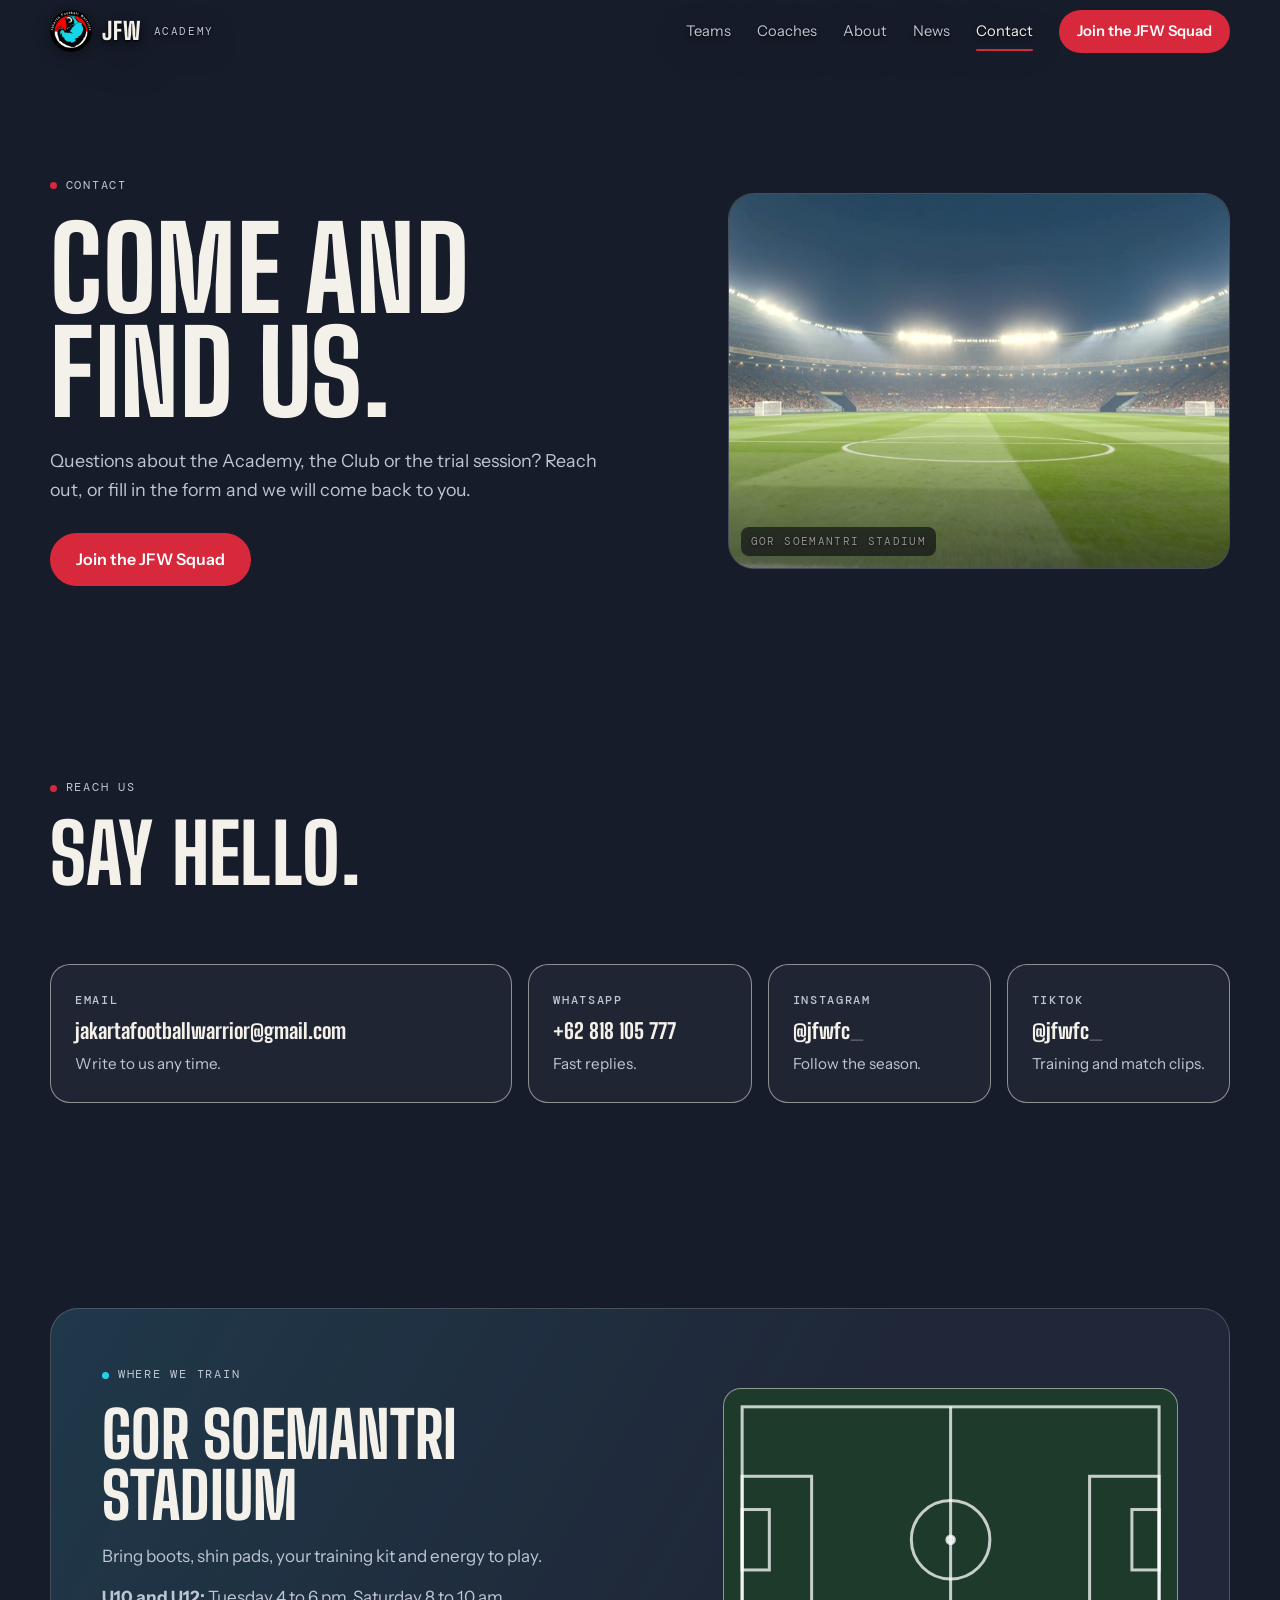
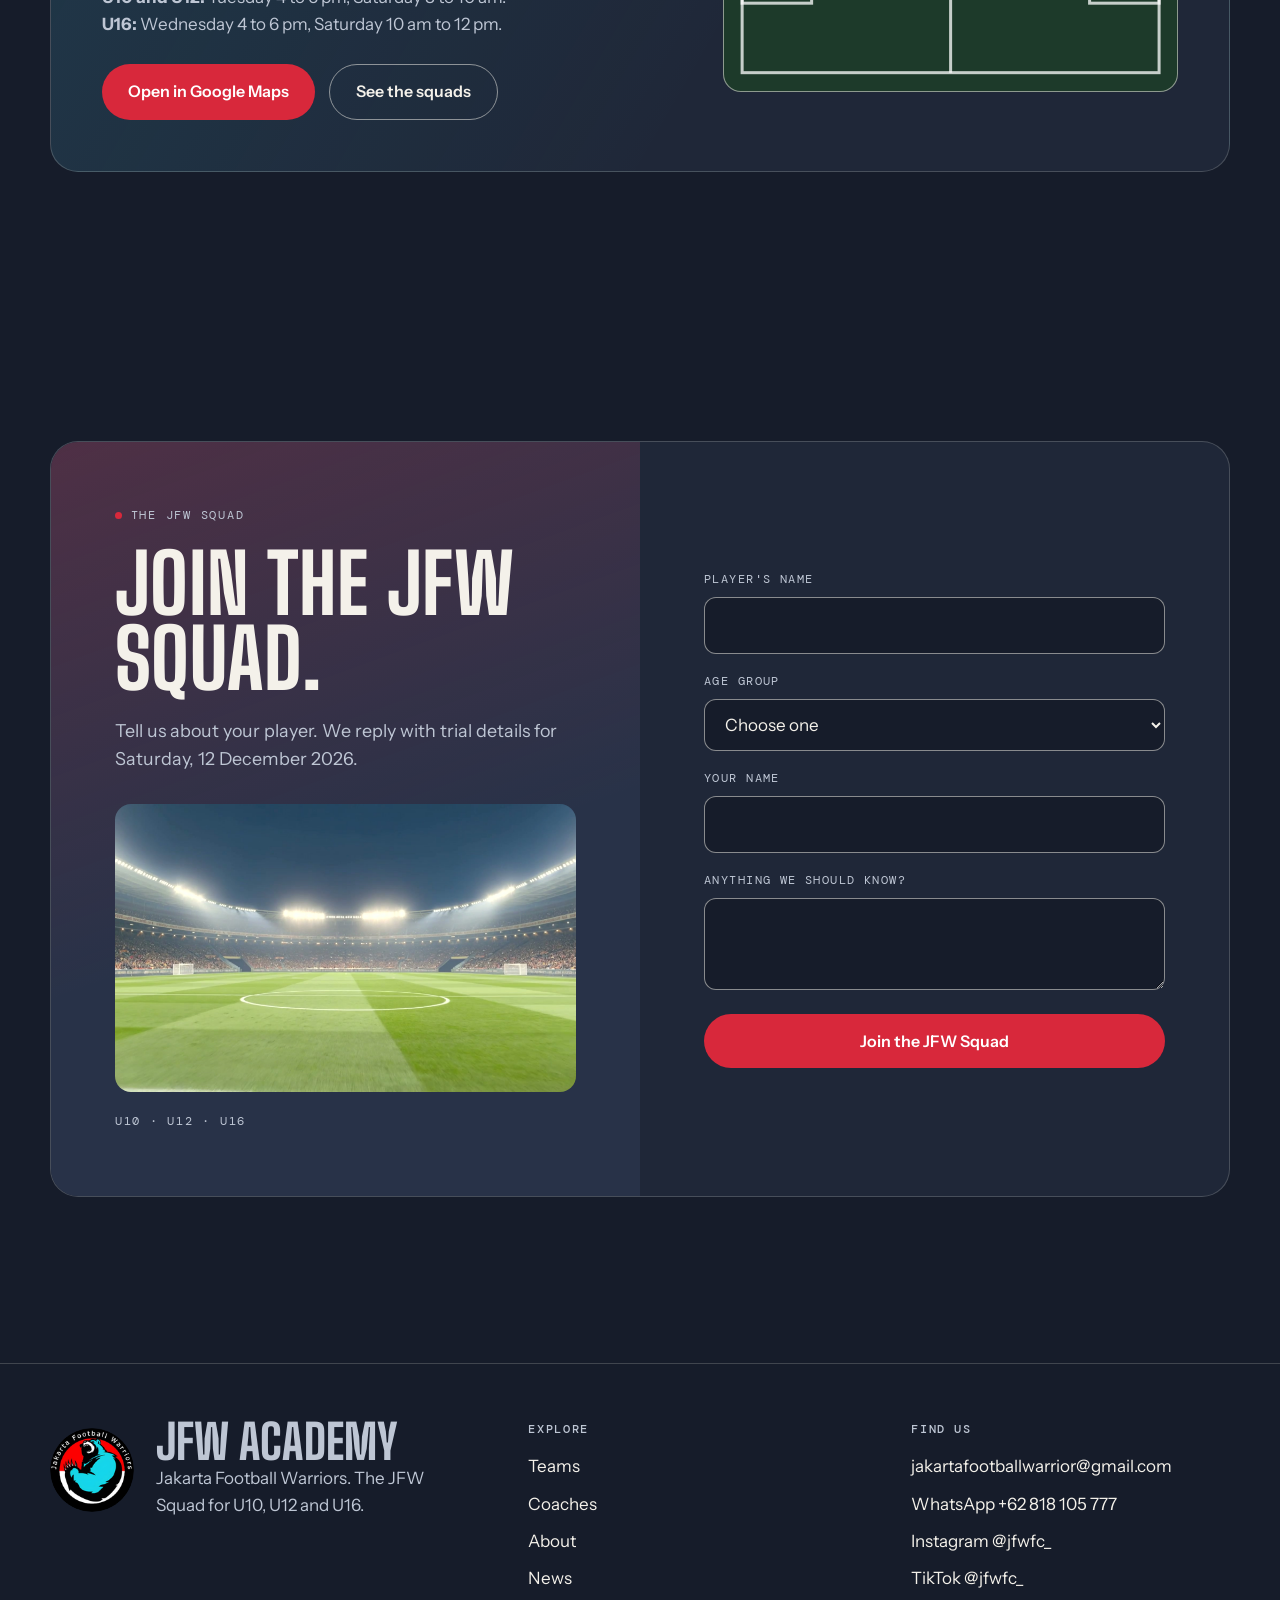
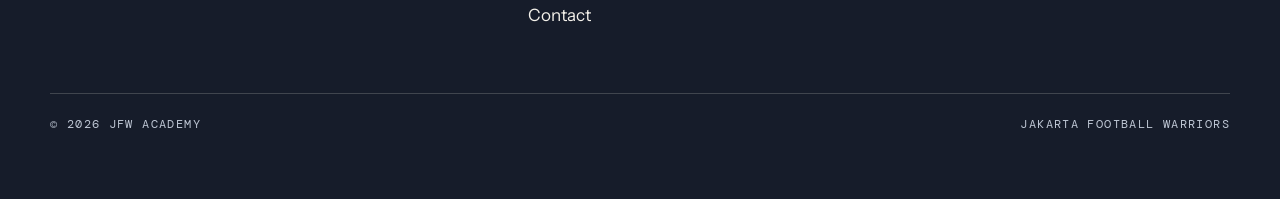
<file: contact.html>
<!doctype html>
<html lang="en">
<head>
<meta charset="utf-8">
<meta name="viewport" content="width=device-width,initial-scale=1">
<title>Contact | JFW Academy</title>
<meta name="description" content="Contact JFW Academy. Email, Instagram, TikTok, training venue at GOR Soemantri Stadium, and how to join the JFW Squad.">
<meta name="theme-color" content="#161C2A">
<meta name="color-scheme" content="dark">
<!-- PREVIEW ONLY: remove the next tag at the real launch -->
<meta name="robots" content="noindex, nofollow">
<link rel="icon" type="image/png" href="assets/logo-64.png">
<!-- DEPLOY STEP: patch og:url and og:image with the live absolute URL before zipping -->
<meta property="og:type" content="website">
<meta property="og:title" content="Contact | JFW Academy">
<meta property="og:description" content="Contact JFW Academy. Email, Instagram, TikTok, training venue at GOR Soemantri Stadium, and how to join the JFW Squad.">
<meta property="og:url" content="https://cruzsl.github.io/prototypejfw/contact.html">
<meta property="og:image" content="https://cruzsl.github.io/prototypejfw/assets/hero-ending.jpg">
<link rel="preconnect" href="https://fonts.googleapis.com">
<link rel="preconnect" href="https://fonts.gstatic.com" crossorigin>
<link href="https://fonts.googleapis.com/css2?family=Big+Shoulders+Display:wght@700;800;900&family=DM+Mono:wght@400;500&family=Instrument+Sans:wght@400;500;600&display=swap" rel="stylesheet">
<link rel="stylesheet" href="assets/site.css">
<script src="assets/site.js" defer></script>
</head>
<body>
<a class="skip" href="#main">Skip to content</a>

<div class="env" aria-hidden="true">
  <div class="dust">
    <i style="--x:6%;--t:46s"></i><i style="--x:14%;--t:62s"></i><i style="--x:23%;--t:54s"></i><i style="--x:31%;--t:70s"></i>
    <i style="--x:40%;--t:58s"></i><i style="--x:49%;--t:66s"></i><i style="--x:57%;--t:50s"></i><i style="--x:66%;--t:74s"></i>
    <i style="--x:73%;--t:60s"></i><i style="--x:81%;--t:52s"></i><i style="--x:88%;--t:68s"></i><i style="--x:95%;--t:64s"></i>
  </div>
</div>

<nav class="nav" id="nav" aria-label="Main">
  <div class="wrap">
    <a class="brand" href="index.html" aria-label="JFW Academy, home">
      <img src="assets/logo-128.png" width="42" height="42" alt="">
      JFW <small>Academy</small>
    </a>
    <div class="links" id="navlinks">
      <a href="teams.html">Teams</a>
      <a href="coaches.html">Coaches</a>
      <a href="about.html">About</a>
      <a href="news.html">News</a>
      <a href="contact.html" aria-current="page">Contact</a>
      <a class="btn sm" href="#join">Join the JFW Squad</a>
    </div>
  </div>
</nav>

<main id="main" tabindex="-1">

<header class="page-hero">
  <div class="wrap ph-grid">
    <div class="ph-copy rvc">
      <span class="mono kicker rv" style="--i:0">Contact</span>
      <h1 class="rv" style="--i:1">Come and find us.</h1>
      <p class="lede rv" style="--i:2">Questions about the Academy, the Club or the trial session? Reach out, or fill in the form and we will come back to you.</p>
      <div class="ph-actions rv" style="--i:3"><a class="btn" href="#join">Join the JFW Squad</a></div>
    </div>
    <figure class="ph-photo rvc"><img class="rv" src="assets/hero-ending.jpg" width="1912" height="1080" alt="A floodlit stadium pitch at night" style="object-position:50% 60%"><figcaption class="cap">GOR Soemantri Stadium</figcaption></figure>
  </div>
</header>

<section class="sec tight" id="reach" aria-labelledby="reach-h">
  <div class="wrap">
    <div class="sec-head rvc">
      <span class="mono kicker rv" style="--i:0">Reach us</span>
      <h2 class="display rv" style="--i:1" id="reach-h">Say hello.</h2>
    </div>
    <div class="ccards rvc">
      <a class="ccard wide rv" style="--i:0" href="mailto:jakartafootballwarrior@gmail.com"><b>Email</b><span>jakartafootballwarrior@gmail.com</span><small>Write to us any time.</small></a>
      <a class="ccard rv" style="--i:1" data-whatsapp hidden href="#"><b>WhatsApp</b><span>+62 818 105 777</span><small>Fast replies.</small></a>
      <a class="ccard rv" style="--i:2" href="https://www.instagram.com/jfwfc_/" target="_blank" rel="noopener"><b>Instagram</b><span>@jfwfc_</span><small>Follow the season.</small></a>
      <a class="ccard rv" style="--i:3" href="https://www.tiktok.com/@jfwfc_" target="_blank" rel="noopener"><b>TikTok</b><span>@jfwfc_</span><small>Training and match clips.</small></a>
    </div>
  </div>
</section>

<section class="sec tight" id="visit" aria-labelledby="visit-h">
  <div class="wrap">
    <div class="venue rvc">
      <div class="rv" style="--i:0">
        <span class="mono kicker cy">Where we train</span>
        <h3 id="visit-h" style="margin:18px 0 16px">GOR Soemantri Stadium</h3>
        <p>Bring boots, shin pads, your training kit and energy to play.</p>
        <p style="margin-top:14px"><b>U10 and U12:</b> Tuesday 4 to 6 pm, Saturday 8 to 10 am.<br><b>U16:</b> Wednesday 4 to 6 pm, Saturday 10 am to 12 pm.</p>
        <div class="ph-actions" style="margin-top:26px"><a class="btn" href="https://www.google.com/maps/search/?api=1&query=GOR+Soemantri+Brodjonegoro+Stadium+Jakarta" target="_blank" rel="noopener">Open in Google Maps</a><a class="btn ghost" href="teams.html">See the squads</a></div>
      </div>
      <div class="pitch rv" style="--i:1" role="img" aria-label="Drawing of a football pitch">
        <svg viewBox="0 0 300 200" preserveAspectRatio="xMidYMid slice" aria-hidden="true"><g fill="none" stroke="rgba(255,255,255,.75)" stroke-width="2"><rect x="12" y="12" width="276" height="176"/><line x1="150" y1="12" x2="150" y2="188"/><circle cx="150" cy="100" r="26"/><circle cx="150" cy="100" r="2.5" fill="rgba(255,255,255,.75)"/><rect x="12" y="58" width="46" height="84"/><rect x="242" y="58" width="46" height="84"/><rect x="12" y="80" width="18" height="40"/><rect x="270" y="80" width="18" height="40"/></g></svg>
      </div>
    </div>
  </div>
</section>

<section class="sec" id="join" aria-labelledby="join-h">
  <div class="wrap">
    <div class="join-card rvc">
      <div class="join-copy">
        <span class="mono kicker">The JFW Squad</span>
        <h2 class="display" id="join-h">Join the JFW Squad.</h2>
        <p class="lede">Tell us about your player. We reply with trial details for Saturday, 12 December 2026.</p>
        <img src="assets/hero-ending.jpg" width="1912" height="1080" alt="A floodlit stadium pitch at night" loading="lazy">
        <p class="mono">U10 &middot; U12 &middot; U16</p>
      </div>
      <form class="join-form" novalidate>
        <div class="field"><label for="f-player">Player's name</label><input id="f-player" name="player" type="text" autocomplete="off" required><span class="err">Please add the player's name.</span></div>
        <div class="field"><label for="f-age">Age group</label>
          <select id="f-age" name="age" required><option value="">Choose one</option><option>U10</option><option>U12</option><option>U16</option><option>Not sure</option></select><span class="err">Please choose an age group.</span></div>
        <div class="field"><label for="f-parent">Your name</label><input id="f-parent" name="parent" type="text" autocomplete="name" required><span class="err">Please add your name.</span></div>
        <div class="field"><label for="f-note">Anything we should know?</label><textarea id="f-note" name="note"></textarea></div>
        <button class="btn" type="submit">Join the JFW Squad</button>
      </form>
      <div class="success" role="status" aria-live="polite">
        <h3>Got it.</h3>
        <p></p>
      </div>
    </div>
  </div>
</section>

</main>

<footer>
  <div class="wrap foot">
    <div class="foot-brand">
      <img src="assets/logo-128.png" width="84" height="84" alt="Jakarta Football Warriors crest" loading="lazy">
      <div>
        <p class="display">JFW Academy</p>
        <p>Jakarta Football Warriors. The JFW Squad for U10, U12 and U16.</p>
      </div>
    </div>
    <div>
      <h4>Explore</h4>
      <ul>
        <li><a href="teams.html">Teams</a></li>
        <li><a href="coaches.html">Coaches</a></li>
        <li><a href="about.html">About</a></li>
        <li><a href="news.html">News</a></li>
        <li><a href="contact.html">Contact</a></li>
      </ul>
    </div>
    <div>
      <h4>Find us</h4>
      <ul>
        <li><a href="mailto:jakartafootballwarrior@gmail.com">jakartafootballwarrior@gmail.com</a></li>
        <li><a href="https://api.whatsapp.com/send?phone=62818105777" rel="noopener" target="_blank">WhatsApp +62 818 105 777</a></li>
        <li><a href="https://www.instagram.com/jfwfc_/" rel="noopener" target="_blank">Instagram @jfwfc_</a></li>
        <li><a href="https://www.tiktok.com/@jfwfc_" rel="noopener" target="_blank">TikTok @jfwfc_</a></li>
      </ul>
    </div>
    <p class="foot-base"><span>&copy; 2026 JFW Academy</span><span>Jakarta Football Warriors</span></p>
  </div>
</footer>
</body>
</html>
</file>
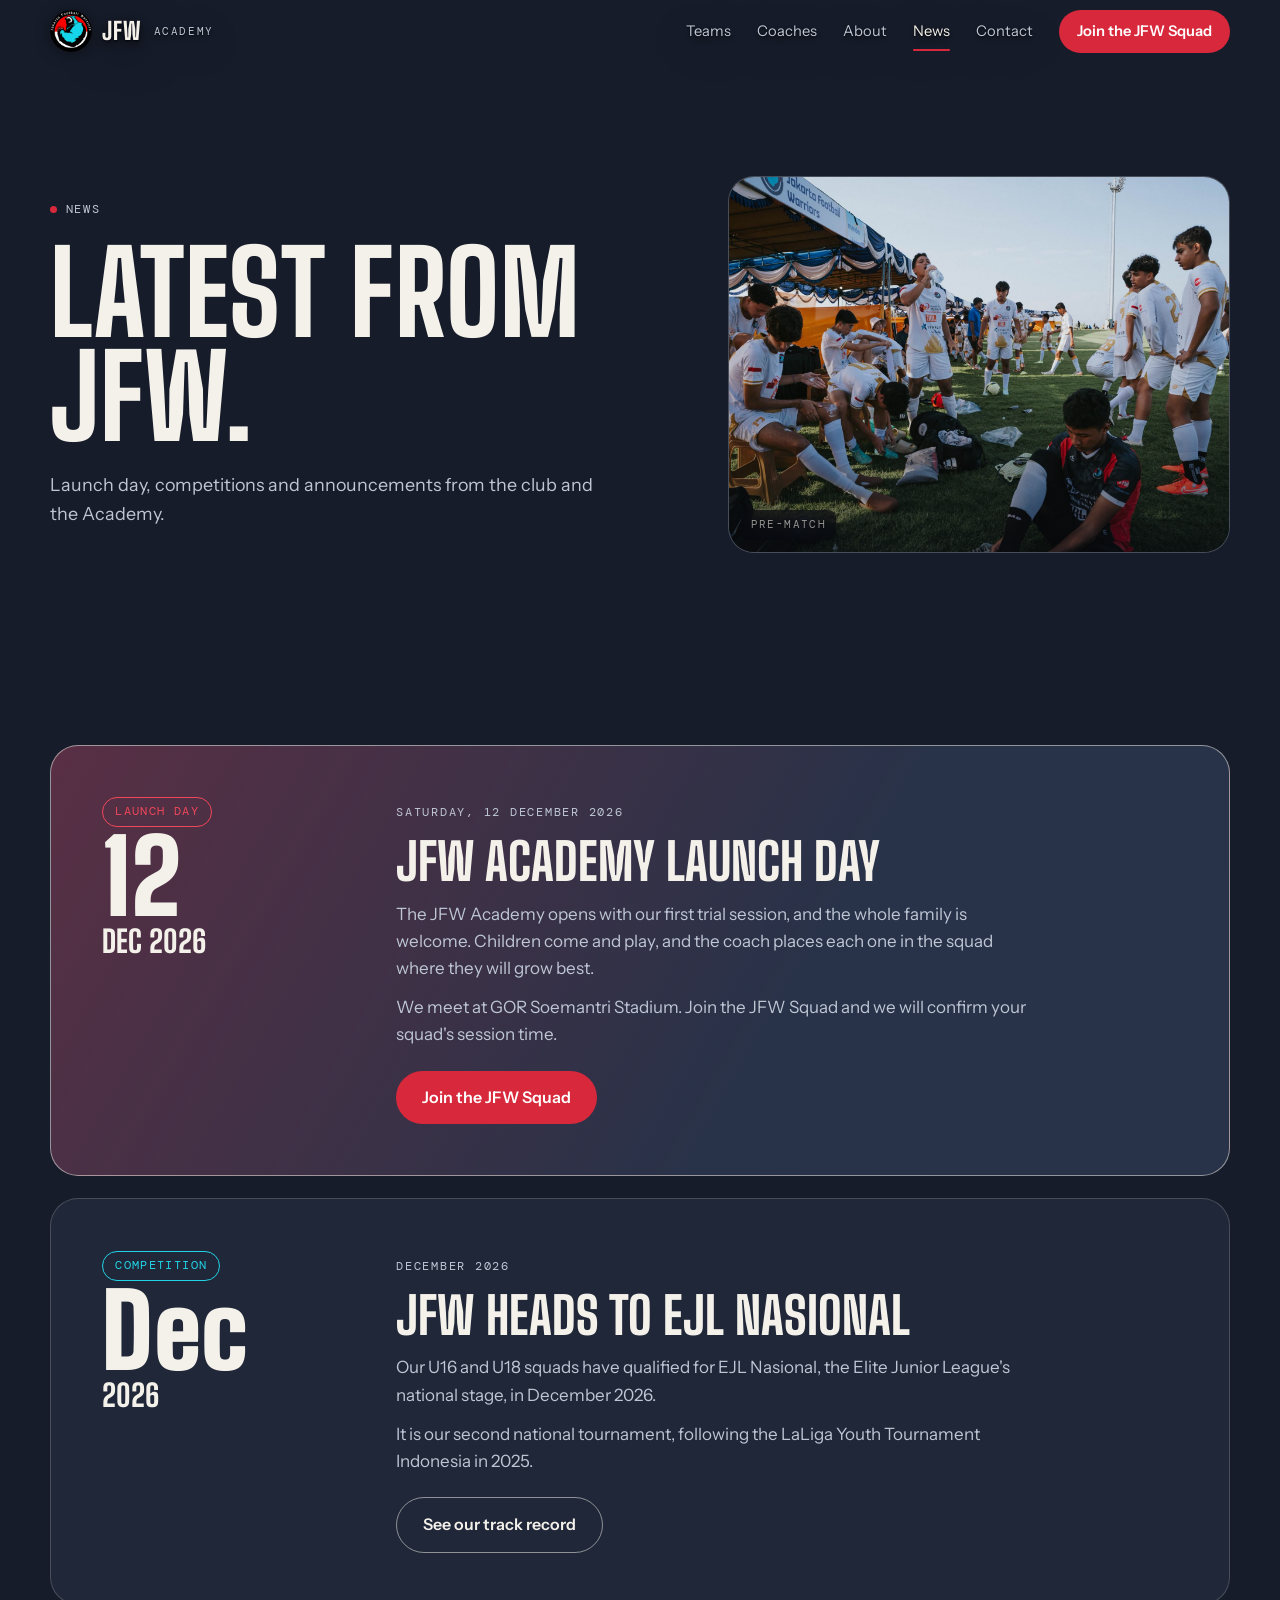
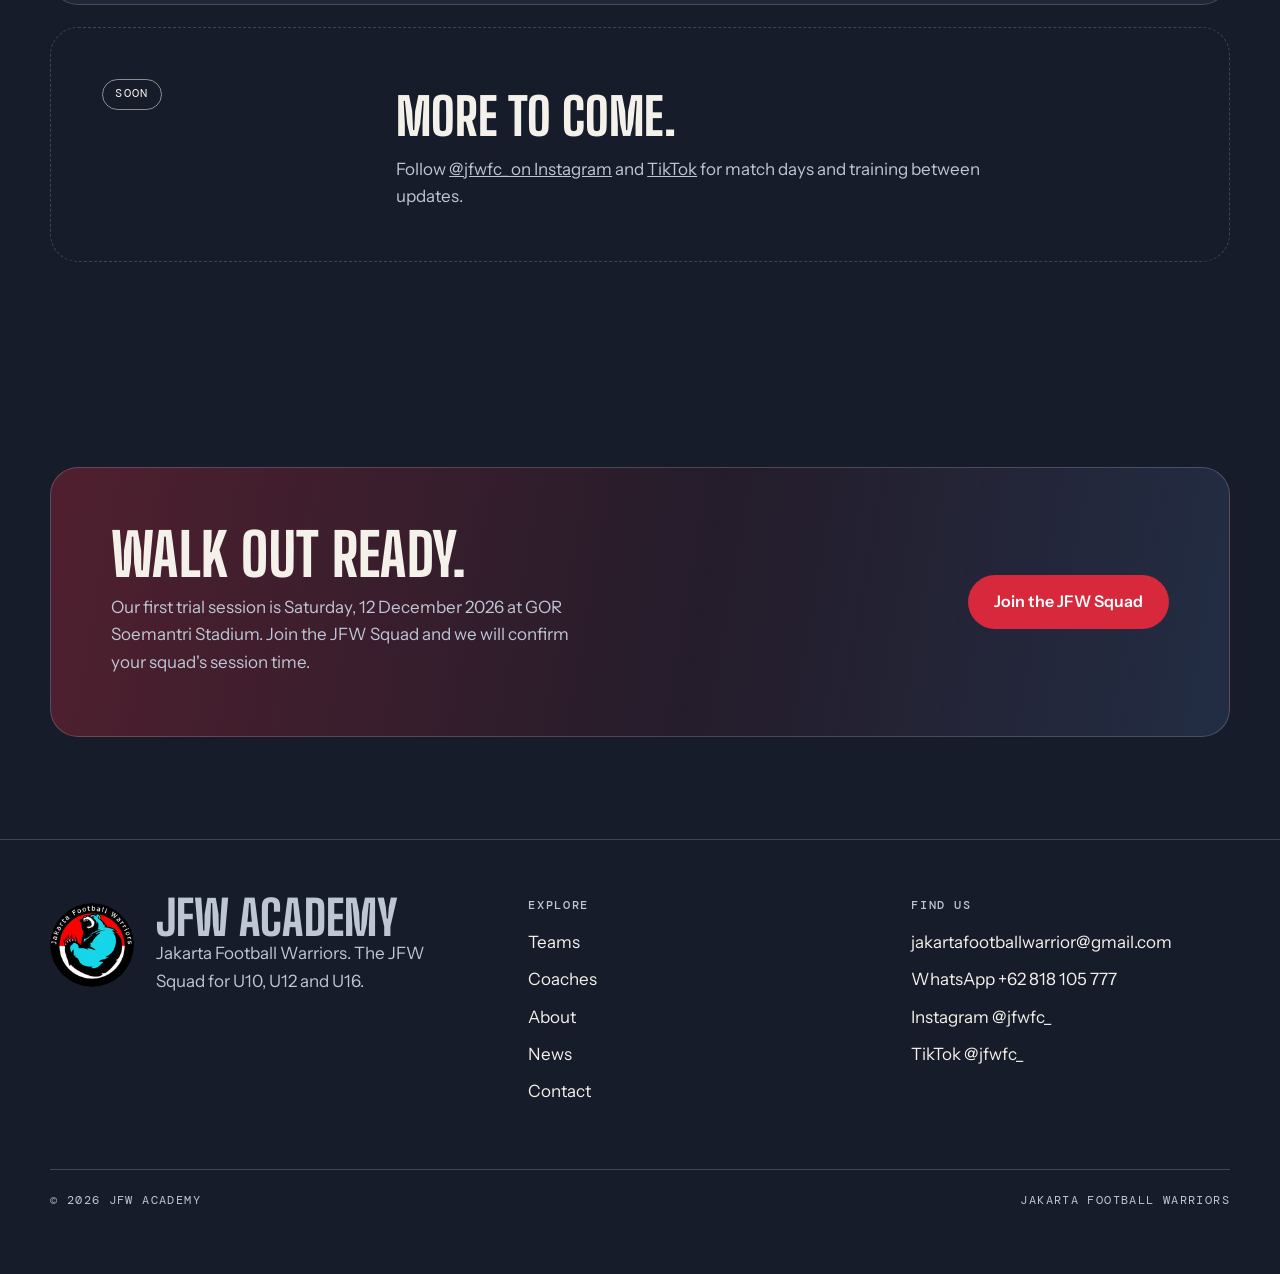
<file: news.html>
<!doctype html>
<html lang="en">
<head>
<meta charset="utf-8">
<meta name="viewport" content="width=device-width,initial-scale=1">
<title>News | JFW Academy</title>
<meta name="description" content="News from Jakarta Football Warriors and the JFW Academy: launch day, competitions and announcements.">
<meta name="theme-color" content="#161C2A">
<meta name="color-scheme" content="dark">
<!-- PREVIEW ONLY: remove the next tag at the real launch -->
<meta name="robots" content="noindex, nofollow">
<link rel="icon" type="image/png" href="assets/logo-64.png">
<!-- DEPLOY STEP: patch og:url and og:image with the live absolute URL before zipping -->
<meta property="og:type" content="website">
<meta property="og:title" content="News | JFW Academy">
<meta property="og:description" content="News from Jakarta Football Warriors and the JFW Academy: launch day, competitions and announcements.">
<meta property="og:url" content="https://cruzsl.github.io/prototypejfw/news.html">
<meta property="og:image" content="https://cruzsl.github.io/prototypejfw/assets/hero-ending.jpg">
<link rel="preconnect" href="https://fonts.googleapis.com">
<link rel="preconnect" href="https://fonts.gstatic.com" crossorigin>
<link href="https://fonts.googleapis.com/css2?family=Big+Shoulders+Display:wght@700;800;900&family=DM+Mono:wght@400;500&family=Instrument+Sans:wght@400;500;600&display=swap" rel="stylesheet">
<link rel="stylesheet" href="assets/site.css">
<script src="assets/site.js" defer></script>
</head>
<body>
<a class="skip" href="#main">Skip to content</a>

<div class="env" aria-hidden="true">
  <div class="dust">
    <i style="--x:6%;--t:46s"></i><i style="--x:14%;--t:62s"></i><i style="--x:23%;--t:54s"></i><i style="--x:31%;--t:70s"></i>
    <i style="--x:40%;--t:58s"></i><i style="--x:49%;--t:66s"></i><i style="--x:57%;--t:50s"></i><i style="--x:66%;--t:74s"></i>
    <i style="--x:73%;--t:60s"></i><i style="--x:81%;--t:52s"></i><i style="--x:88%;--t:68s"></i><i style="--x:95%;--t:64s"></i>
  </div>
</div>

<nav class="nav" id="nav" aria-label="Main">
  <div class="wrap">
    <a class="brand" href="index.html" aria-label="JFW Academy, home">
      <img src="assets/logo-128.png" width="42" height="42" alt="">
      JFW <small>Academy</small>
    </a>
    <div class="links" id="navlinks">
      <a href="teams.html">Teams</a>
      <a href="coaches.html">Coaches</a>
      <a href="about.html">About</a>
      <a href="news.html" aria-current="page">News</a>
      <a href="contact.html">Contact</a>
      <a class="btn sm" href="contact.html#join">Join the JFW Squad</a>
    </div>
  </div>
</nav>

<main id="main" tabindex="-1">

<header class="page-hero">
  <div class="wrap ph-grid">
    <div class="ph-copy rvc">
      <span class="mono kicker rv" style="--i:0">News</span>
      <h1 class="rv" style="--i:1">Latest from JFW.</h1>
      <p class="lede rv" style="--i:2">Launch day, competitions and announcements from the club and the Academy.</p>
      
    </div>
    <figure class="ph-photo rvc"><img class="rv" src="assets/pre-match.jpg" width="1920" height="1280" alt="JFW players in white and gold getting ready under the team tent before a match" style="object-position:50% 50%"><figcaption class="cap">Pre-match</figcaption></figure>
  </div>
</header>

<section class="sec tight" id="posts" aria-label="News posts">
  <div class="wrap">
    <div class="posts rvc">
      <article class="post feature rv" style="--i:0">
        <div class="when"><span class="chip rd">Launch day</span><span class="d">12</span><span class="m">Dec 2026</span></div>
        <div>
          <span class="mono">Saturday, 12 December 2026</span>
          <h2>JFW Academy launch day</h2>
          <p>The JFW Academy opens with our first trial session, and the whole family is welcome. Children come and play, and the coach places each one in the squad where they will grow best.</p>
          <p>We meet at GOR Soemantri Stadium. Join the JFW Squad and we will confirm your squad's session time.</p>
          <a class="btn" href="contact.html#join">Join the JFW Squad</a>
        </div>
      </article>
      <article class="post rv" style="--i:1">
        <div class="when"><span class="chip cy">Competition</span><span class="d">Dec</span><span class="m">2026</span></div>
        <div>
          <span class="mono">December 2026</span>
          <h2>JFW heads to EJL Nasional</h2>
          <p>Our U16 and U18 squads have qualified for EJL Nasional, the Elite Junior League's national stage, in December 2026.</p>
          <p>It is our second national tournament, following the LaLiga Youth Tournament Indonesia in 2025.</p>
          <a class="btn ghost" href="about.html#record">See our track record</a>
        </div>
      </article>
      <article class="post soon rv" style="--i:2">
        <div class="when"><span class="chip">Soon</span></div>
        <div>
          <h2>More to come.</h2>
          <p>Follow <a href="https://www.instagram.com/jfwfc_/" target="_blank" rel="noopener">@jfwfc_ on Instagram</a> and <a href="https://www.tiktok.com/@jfwfc_" target="_blank" rel="noopener">TikTok</a> for match days and training between updates.</p>
        </div>
      </article>
    </div>
  </div>
</section>

<section class="sec tight" aria-label="Join">
  <div class="wrap">
    <div class="cta-band rvc">
      <div class="rv" style="--i:0">
        <h2 class="display">Walk out ready.</h2>
        <p>Our first trial session is Saturday, 12 December 2026 at GOR Soemantri Stadium. Join the JFW Squad and we will confirm your squad's session time.</p>
      </div>
      <div class="rv" style="--i:1"><a class="btn" href="contact.html#join">Join the JFW Squad</a></div>
    </div>
  </div>
</section>

</main>

<footer>
  <div class="wrap foot">
    <div class="foot-brand">
      <img src="assets/logo-128.png" width="84" height="84" alt="Jakarta Football Warriors crest" loading="lazy">
      <div>
        <p class="display">JFW Academy</p>
        <p>Jakarta Football Warriors. The JFW Squad for U10, U12 and U16.</p>
      </div>
    </div>
    <div>
      <h4>Explore</h4>
      <ul>
        <li><a href="teams.html">Teams</a></li>
        <li><a href="coaches.html">Coaches</a></li>
        <li><a href="about.html">About</a></li>
        <li><a href="news.html">News</a></li>
        <li><a href="contact.html">Contact</a></li>
      </ul>
    </div>
    <div>
      <h4>Find us</h4>
      <ul>
        <li><a href="mailto:jakartafootballwarrior@gmail.com">jakartafootballwarrior@gmail.com</a></li>
        <li><a href="https://api.whatsapp.com/send?phone=62818105777" rel="noopener" target="_blank">WhatsApp +62 818 105 777</a></li>
        <li><a href="https://www.instagram.com/jfwfc_/" rel="noopener" target="_blank">Instagram @jfwfc_</a></li>
        <li><a href="https://www.tiktok.com/@jfwfc_" rel="noopener" target="_blank">TikTok @jfwfc_</a></li>
      </ul>
    </div>
    <p class="foot-base"><span>&copy; 2026 JFW Academy</span><span>Jakarta Football Warriors</span></p>
  </div>
</footer>
</body>
</html>
</file>
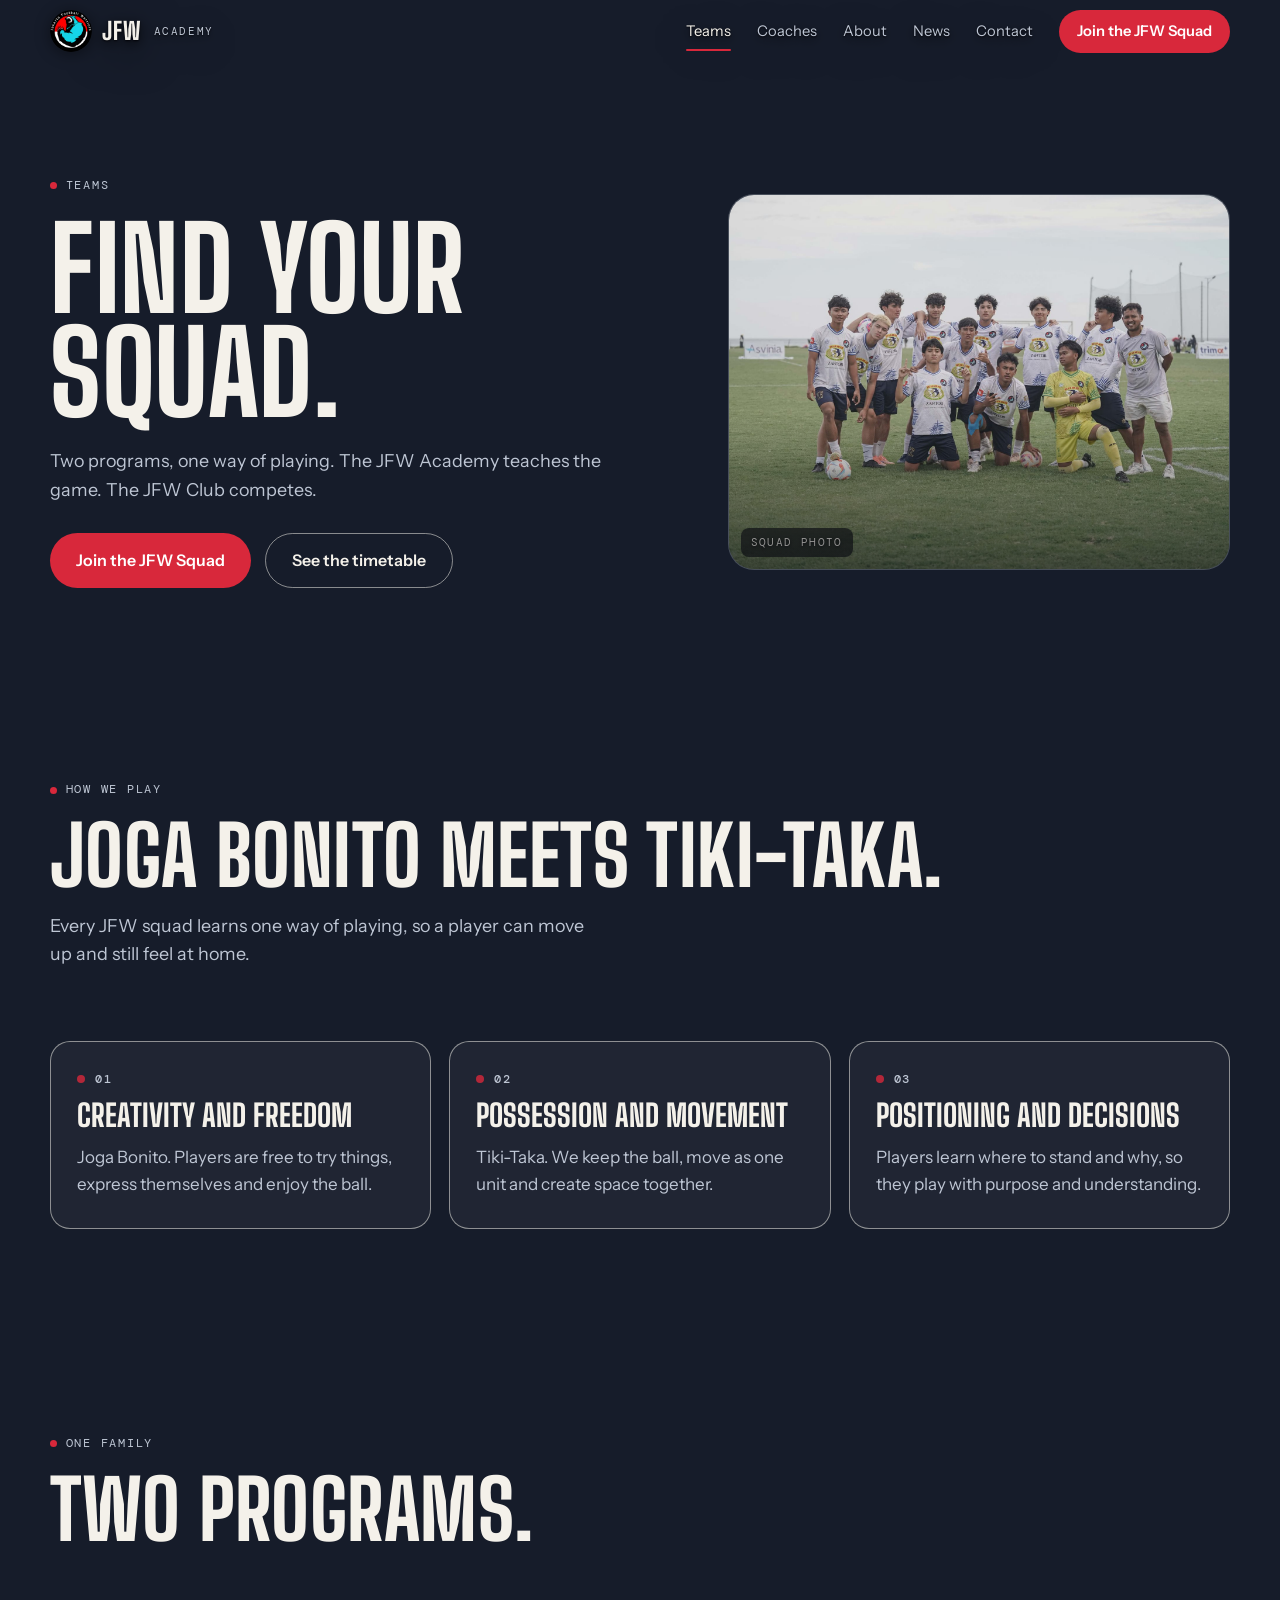
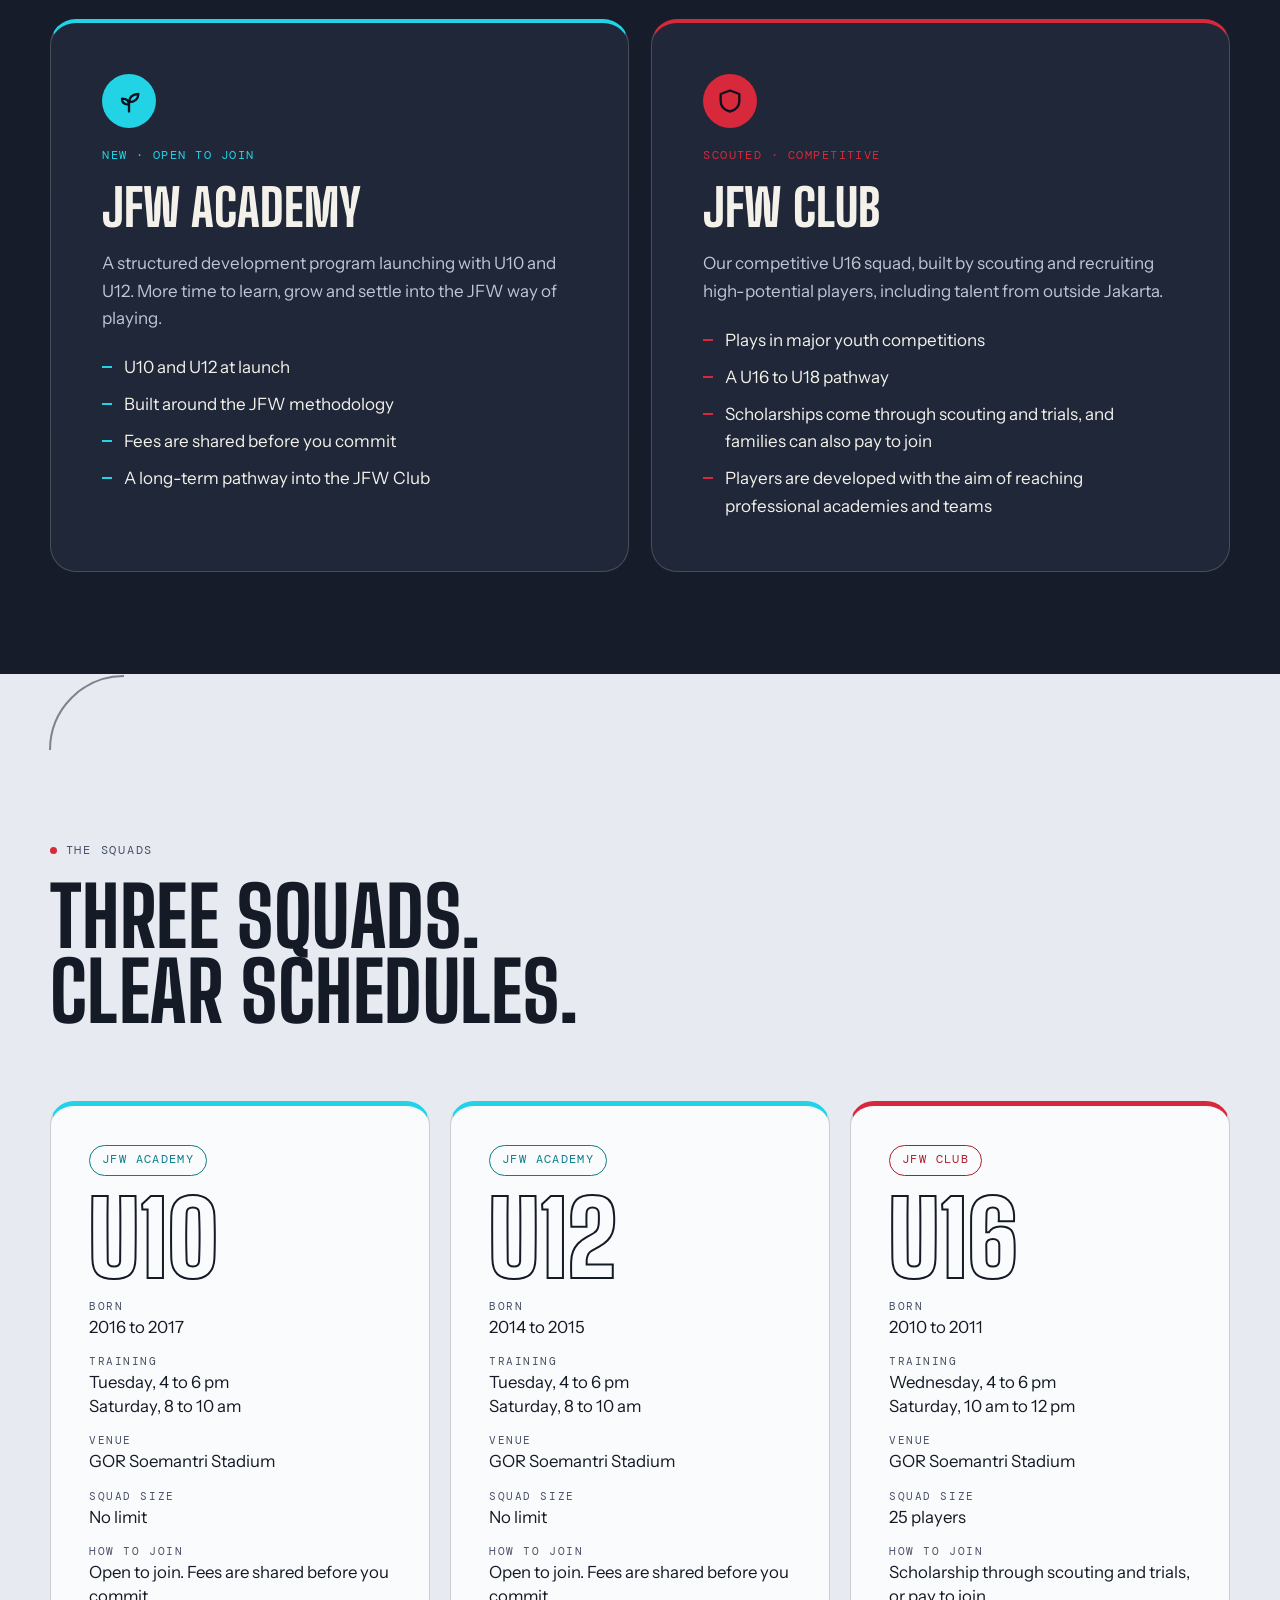
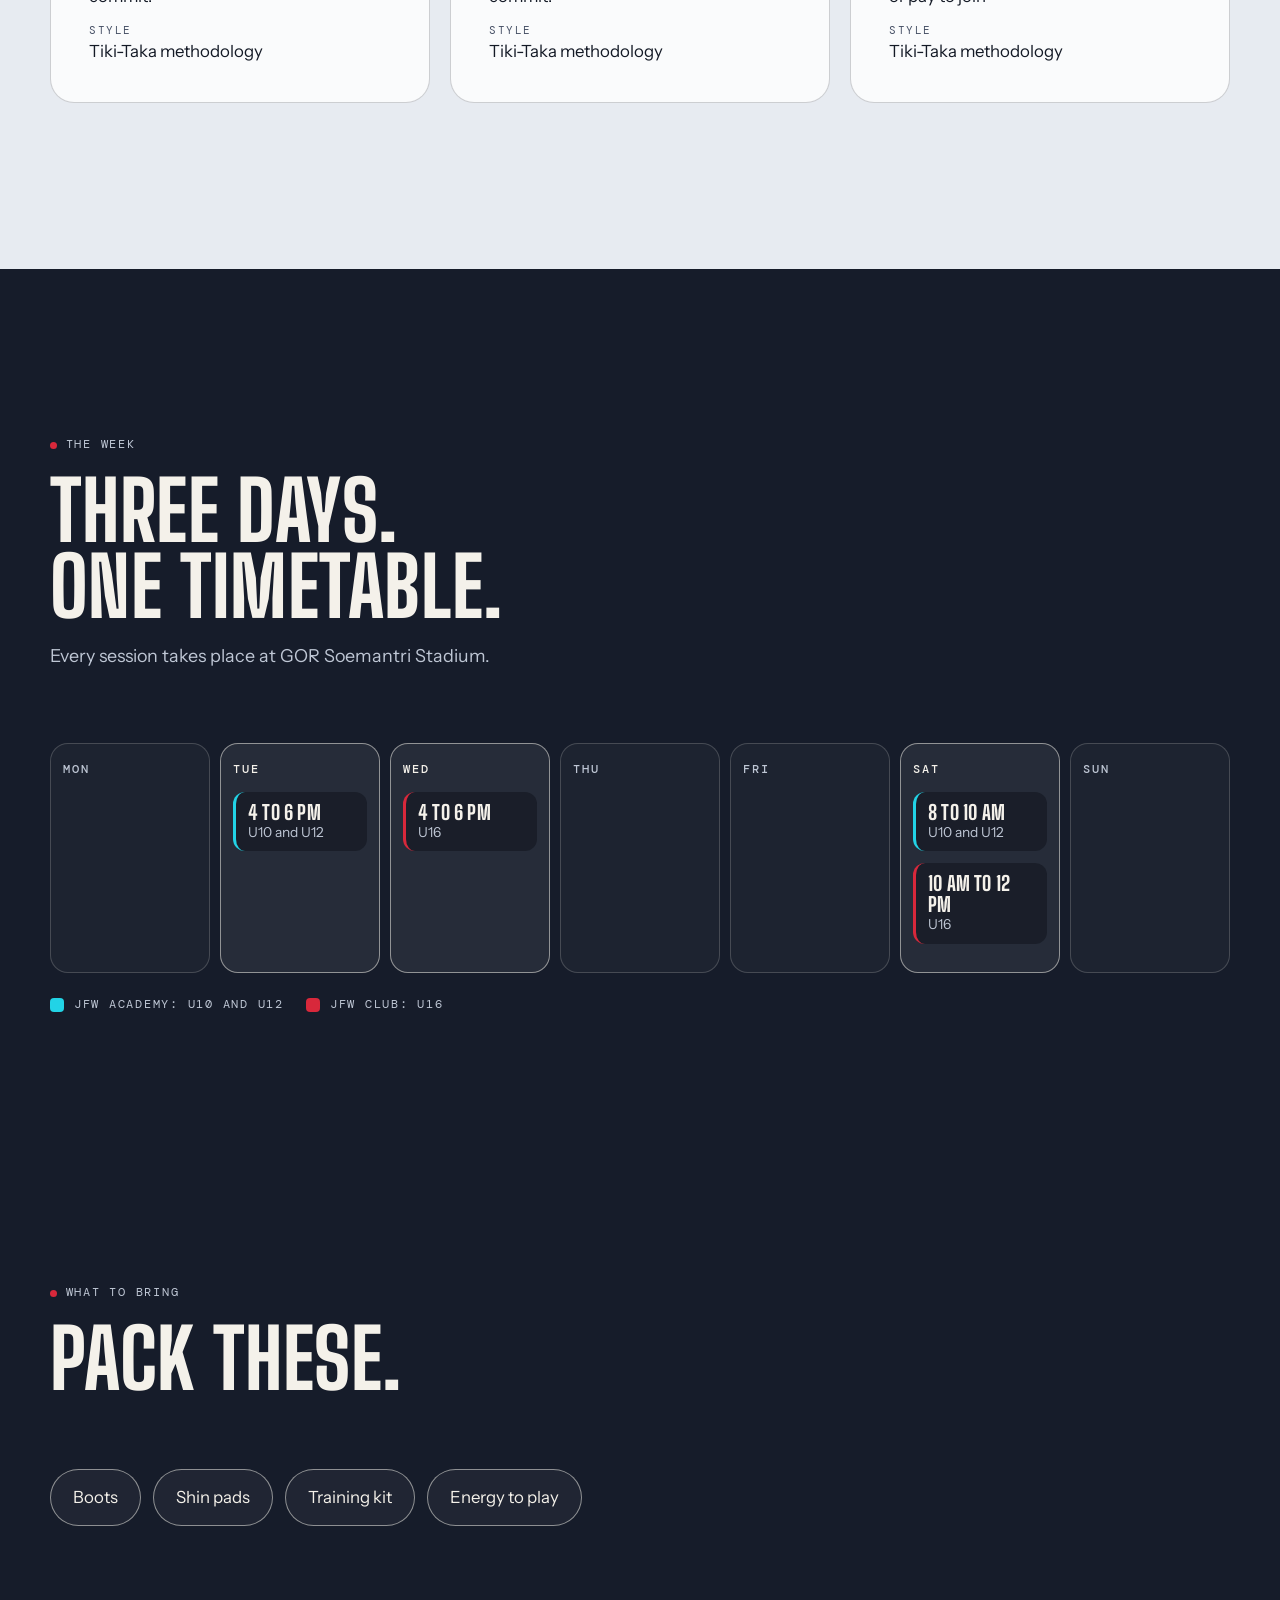
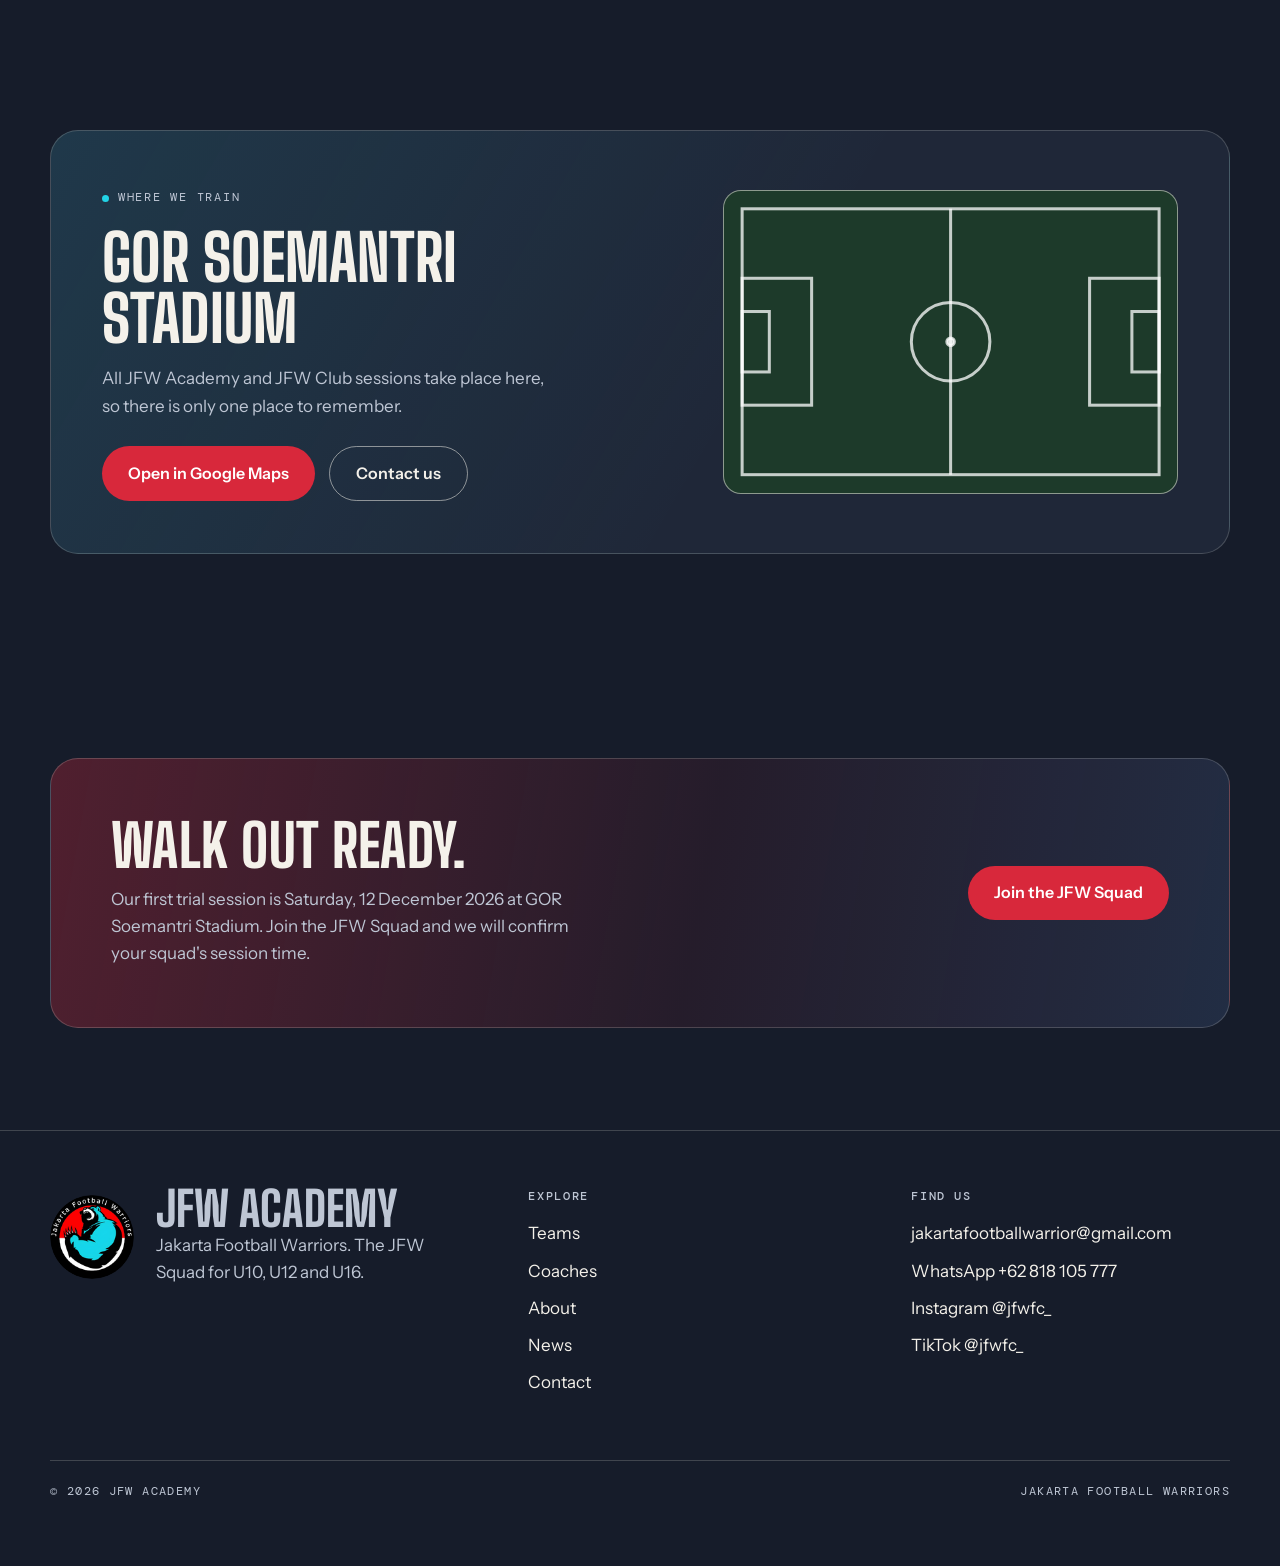
<file: teams.html>
<!doctype html>
<html lang="en">
<head>
<meta charset="utf-8">
<meta name="viewport" content="width=device-width,initial-scale=1">
<title>Teams | JFW Academy</title>
<meta name="description" content="The JFW Academy U10 and U12 squads and the JFW Club U16 squad. Training days, times, birth years and venue at GOR Soemantri Stadium.">
<meta name="theme-color" content="#161C2A">
<meta name="color-scheme" content="dark">
<!-- PREVIEW ONLY: remove the next tag at the real launch -->
<meta name="robots" content="noindex, nofollow">
<link rel="icon" type="image/png" href="assets/logo-64.png">
<!-- DEPLOY STEP: patch og:url and og:image with the live absolute URL before zipping -->
<meta property="og:type" content="website">
<meta property="og:title" content="Teams | JFW Academy">
<meta property="og:description" content="The JFW Academy U10 and U12 squads and the JFW Club U16 squad. Training days, times, birth years and venue at GOR Soemantri Stadium.">
<meta property="og:url" content="https://cruzsl.github.io/prototypejfw/teams.html">
<meta property="og:image" content="https://cruzsl.github.io/prototypejfw/assets/hero-ending.jpg">
<link rel="preconnect" href="https://fonts.googleapis.com">
<link rel="preconnect" href="https://fonts.gstatic.com" crossorigin>
<link href="https://fonts.googleapis.com/css2?family=Big+Shoulders+Display:wght@700;800;900&family=DM+Mono:wght@400;500&family=Instrument+Sans:wght@400;500;600&display=swap" rel="stylesheet">
<link rel="stylesheet" href="assets/site.css">
<script src="assets/site.js" defer></script>
</head>
<body>
<a class="skip" href="#main">Skip to content</a>

<div class="env" aria-hidden="true">
  <div class="dust">
    <i style="--x:6%;--t:46s"></i><i style="--x:14%;--t:62s"></i><i style="--x:23%;--t:54s"></i><i style="--x:31%;--t:70s"></i>
    <i style="--x:40%;--t:58s"></i><i style="--x:49%;--t:66s"></i><i style="--x:57%;--t:50s"></i><i style="--x:66%;--t:74s"></i>
    <i style="--x:73%;--t:60s"></i><i style="--x:81%;--t:52s"></i><i style="--x:88%;--t:68s"></i><i style="--x:95%;--t:64s"></i>
  </div>
</div>

<nav class="nav" id="nav" aria-label="Main">
  <div class="wrap">
    <a class="brand" href="index.html" aria-label="JFW Academy, home">
      <img src="assets/logo-128.png" width="42" height="42" alt="">
      JFW <small>Academy</small>
    </a>
    <div class="links" id="navlinks">
      <a href="teams.html" aria-current="page">Teams</a>
      <a href="coaches.html">Coaches</a>
      <a href="about.html">About</a>
      <a href="news.html">News</a>
      <a href="contact.html">Contact</a>
      <a class="btn sm" href="contact.html#join">Join the JFW Squad</a>
    </div>
  </div>
</nav>

<main id="main" tabindex="-1">

<header class="page-hero">
  <div class="wrap ph-grid">
    <div class="ph-copy rvc">
      <span class="mono kicker rv" style="--i:0">Teams</span>
      <h1 class="rv" style="--i:1">Find your squad.</h1>
      <p class="lede rv" style="--i:2">Two programs, one way of playing. The JFW Academy teaches the game. The JFW Club competes.</p>
      <div class="ph-actions rv" style="--i:3"><a class="btn" href="contact.html#join">Join the JFW Squad</a><a class="btn ghost" href="#timetable">See the timetable</a></div>
    </div>
    <figure class="ph-photo rvc"><img class="rv" src="assets/squad-photo.jpg" width="1920" height="1280" alt="A JFW squad in white kits posing with their coach and match balls on a pitch" style="object-position:50% 48%"><figcaption class="cap">Squad photo</figcaption></figure>
  </div>
</header>

<section class="sec tight" id="method" aria-labelledby="method-h">
  <div class="wrap">
    <div class="sec-head rvc">
      <span class="mono kicker rv" style="--i:0">How we play</span>
      <h2 class="display rv" style="--i:1" id="method-h">Joga Bonito meets Tiki-Taka.</h2>
      <p class="lede rv" style="--i:2">Every JFW squad learns one way of playing, so a player can move up and still feel at home.</p>
    </div>
    <div class="cards c3 rvc">
      <article class="card rv" style="--i:0"><b class="n">01</b><h3>Creativity and freedom</h3><p>Joga Bonito. Players are free to try things, express themselves and enjoy the ball.</p></article>
      <article class="card rv" style="--i:1"><b class="n">02</b><h3>Possession and movement</h3><p>Tiki-Taka. We keep the ball, move as one unit and create space together.</p></article>
      <article class="card rv" style="--i:2"><b class="n">03</b><h3>Positioning and decisions</h3><p>Players learn where to stand and why, so they play with purpose and understanding.</p></article>
    </div>
  </div>
</section>

<section class="sec tight" id="programs" aria-labelledby="programs-h">
  <div class="wrap">
    <div class="sec-head rvc">
      <span class="mono kicker rv" style="--i:0">One family</span>
      <h2 class="display rv" style="--i:1" id="programs-h">Two programs.</h2>
    </div>
    <div class="programs rvc">
      <article class="program academy rv" style="--i:0">
        <div class="ico"><svg viewBox="0 0 24 24" fill="none" stroke="currentColor" stroke-width="2" stroke-linecap="round" stroke-linejoin="round" aria-hidden="true"><path d="M12 21v-8"/><path d="M12 13c0-4 3-7 8-7 0 4-3 7-8 7z"/><path d="M12 15c0-3-2-5-6-5 0 3 2 5 6 5z"/></svg></div>
        <span class="sub">New &middot; Open to join</span>
        <h3>JFW Academy</h3>
        <p>A structured development program launching with U10 and U12. More time to learn, grow and settle into the JFW way of playing.</p>
        <ul>
          <li>U10 and U12 at launch</li>
          <li>Built around the JFW methodology</li>
          <li>Fees are shared before you commit</li>
          <li>A long-term pathway into the JFW Club</li>
        </ul>
      </article>
      <article class="program club rv" style="--i:1">
        <div class="ico"><svg viewBox="0 0 24 24" fill="none" stroke="currentColor" stroke-width="2" stroke-linecap="round" stroke-linejoin="round" aria-hidden="true"><path d="M12 3l8 3v6c0 4.5-3.2 7.8-8 9-4.8-1.2-8-4.5-8-9V6l8-3z"/></svg></div>
        <span class="sub">Scouted &middot; Competitive</span>
        <h3>JFW Club</h3>
        <p>Our competitive U16 squad, built by scouting and recruiting high-potential players, including talent from outside Jakarta.</p>
        <ul>
          <li>Plays in major youth competitions</li>
          <li>A U16 to U18 pathway</li>
          <li>Scholarships come through scouting and trials, and families can also pay to join</li>
          <li>Players are developed with the aim of reaching professional academies and teams</li>
        </ul>
      </article>
    </div>
  </div>
</section>

<section class="sec light" id="squads" aria-labelledby="squads-h">
  <svg class="arc rvc" aria-hidden="true" viewBox="0 0 78 78"><path d="M2 76A74 74 0 0 1 76 2" fill="none" stroke="currentColor" stroke-width="2" pathLength="1"/></svg>
  <div class="wrap">
    <div class="sec-head rvc">
      <span class="mono kicker rv" style="--i:0">The squads</span>
      <h2 class="display rv" style="--i:1" id="squads-h">Three squads.<br>Clear schedules.</h2>
    </div>
    <div class="squads rvc">
      <article class="squad rv" style="--i:0">
        <div><span class="chip cy">JFW Academy</span></div>
        <div class="age">U10</div>
        <dl>
          <div><dt>Born</dt><dd>2016 to 2017</dd></div>
          <div><dt>Training</dt><dd><span>Tuesday, 4 to 6 pm</span><span>Saturday, 8 to 10 am</span></dd></div>
          <div><dt>Venue</dt><dd>GOR Soemantri Stadium</dd></div>
          <div><dt>Squad size</dt><dd>No limit</dd></div>
          <div><dt>How to join</dt><dd>Open to join. Fees are shared before you commit.</dd></div>
          <div><dt>Style</dt><dd>Tiki-Taka methodology</dd></div>
        </dl>
      </article>
      <article class="squad rv" style="--i:1">
        <div><span class="chip cy">JFW Academy</span></div>
        <div class="age">U12</div>
        <dl>
          <div><dt>Born</dt><dd>2014 to 2015</dd></div>
          <div><dt>Training</dt><dd><span>Tuesday, 4 to 6 pm</span><span>Saturday, 8 to 10 am</span></dd></div>
          <div><dt>Venue</dt><dd>GOR Soemantri Stadium</dd></div>
          <div><dt>Squad size</dt><dd>No limit</dd></div>
          <div><dt>How to join</dt><dd>Open to join. Fees are shared before you commit.</dd></div>
          <div><dt>Style</dt><dd>Tiki-Taka methodology</dd></div>
        </dl>
      </article>
      <article class="squad club rv" style="--i:2">
        <div><span class="chip rd">JFW Club</span></div>
        <div class="age">U16</div>
        <dl>
          <div><dt>Born</dt><dd>2010 to 2011</dd></div>
          <div><dt>Training</dt><dd><span>Wednesday, 4 to 6 pm</span><span>Saturday, 10 am to 12 pm</span></dd></div>
          <div><dt>Venue</dt><dd>GOR Soemantri Stadium</dd></div>
          <div><dt>Squad size</dt><dd>25 players</dd></div>
          <div><dt>How to join</dt><dd>Scholarship through scouting and trials, or pay to join</dd></div>
          <div><dt>Style</dt><dd>Tiki-Taka methodology</dd></div>
        </dl>
      </article>
    </div>
  </div>
</section>

<section class="sec" id="timetable" aria-labelledby="timetable-h">
  <div class="wrap">
    <div class="sec-head rvc">
      <span class="mono kicker rv" style="--i:0">The week</span>
      <h2 class="display rv" style="--i:1" id="timetable-h">Three days.<br>One timetable.</h2>
      <p class="lede rv" style="--i:2">Every session takes place at GOR Soemantri Stadium.</p>
    </div>
    <div class="week rvc">
      <div class="day rv" style="--i:0"><h3>Mon</h3></div>
      <div class="day on rv" style="--i:1"><h3>Tue</h3><div class="sess"><b>4 to 6 pm</b><span>U10 and U12</span></div></div>
      <div class="day on rv" style="--i:2"><h3>Wed</h3><div class="sess club"><b>4 to 6 pm</b><span>U16</span></div></div>
      <div class="day rv" style="--i:3"><h3>Thu</h3></div>
      <div class="day rv" style="--i:4"><h3>Fri</h3></div>
      <div class="day on rv" style="--i:5"><h3>Sat</h3><div class="sess"><b>8 to 10 am</b><span>U10 and U12</span></div><div class="sess club"><b>10 am to 12 pm</b><span>U16</span></div></div>
      <div class="day rv" style="--i:6"><h3>Sun</h3></div>
    </div>
    <div class="legend mono"><span>JFW Academy: U10 and U12</span><span class="club">JFW Club: U16</span></div>
  </div>
</section>

<section class="sec tight" id="bring" aria-labelledby="bring-h">
  <div class="wrap">
    <div class="sec-head rvc">
      <span class="mono kicker rv" style="--i:0">What to bring</span>
      <h2 class="display rv" style="--i:1" id="bring-h">Pack these.</h2>
    </div>
    <ul class="bring rvc">
      <li class="rv" style="--i:0">Boots</li>
      <li class="rv" style="--i:1">Shin pads</li>
      <li class="rv" style="--i:2">Training kit</li>
      <li class="rv" style="--i:3">Energy to play</li>
    </ul>
  </div>
</section>

<section class="sec tight" id="venue" aria-labelledby="venue-h">
  <div class="wrap">
    <div class="venue rvc">
      <div class="rv" style="--i:0">
        <span class="mono kicker cy">Where we train</span>
        <h3 id="venue-h" style="margin:18px 0 16px">GOR Soemantri Stadium</h3>
        <p>All JFW Academy and JFW Club sessions take place here, so there is only one place to remember.</p>
        <div class="ph-actions" style="margin-top:26px"><a class="btn" href="https://www.google.com/maps/search/?api=1&query=GOR+Soemantri+Brodjonegoro+Stadium+Jakarta" target="_blank" rel="noopener">Open in Google Maps</a><a class="btn ghost" href="contact.html">Contact us</a></div>
      </div>
      <div class="pitch rv" style="--i:1" role="img" aria-label="Drawing of a football pitch">
        <svg viewBox="0 0 300 200" preserveAspectRatio="xMidYMid slice" aria-hidden="true"><g fill="none" stroke="rgba(255,255,255,.75)" stroke-width="2"><rect x="12" y="12" width="276" height="176"/><line x1="150" y1="12" x2="150" y2="188"/><circle cx="150" cy="100" r="26"/><circle cx="150" cy="100" r="2.5" fill="rgba(255,255,255,.75)"/><rect x="12" y="58" width="46" height="84"/><rect x="242" y="58" width="46" height="84"/><rect x="12" y="80" width="18" height="40"/><rect x="270" y="80" width="18" height="40"/></g></svg>
      </div>
    </div>
  </div>
</section>

<section class="sec tight" aria-label="Join">
  <div class="wrap">
    <div class="cta-band rvc">
      <div class="rv" style="--i:0">
        <h2 class="display">Walk out ready.</h2>
        <p>Our first trial session is Saturday, 12 December 2026 at GOR Soemantri Stadium. Join the JFW Squad and we will confirm your squad's session time.</p>
      </div>
      <div class="rv" style="--i:1"><a class="btn" href="contact.html#join">Join the JFW Squad</a></div>
    </div>
  </div>
</section>

</main>

<footer>
  <div class="wrap foot">
    <div class="foot-brand">
      <img src="assets/logo-128.png" width="84" height="84" alt="Jakarta Football Warriors crest" loading="lazy">
      <div>
        <p class="display">JFW Academy</p>
        <p>Jakarta Football Warriors. The JFW Squad for U10, U12 and U16.</p>
      </div>
    </div>
    <div>
      <h4>Explore</h4>
      <ul>
        <li><a href="teams.html">Teams</a></li>
        <li><a href="coaches.html">Coaches</a></li>
        <li><a href="about.html">About</a></li>
        <li><a href="news.html">News</a></li>
        <li><a href="contact.html">Contact</a></li>
      </ul>
    </div>
    <div>
      <h4>Find us</h4>
      <ul>
        <li><a href="mailto:jakartafootballwarrior@gmail.com">jakartafootballwarrior@gmail.com</a></li>
        <li><a href="https://api.whatsapp.com/send?phone=62818105777" rel="noopener" target="_blank">WhatsApp +62 818 105 777</a></li>
        <li><a href="https://www.instagram.com/jfwfc_/" rel="noopener" target="_blank">Instagram @jfwfc_</a></li>
        <li><a href="https://www.tiktok.com/@jfwfc_" rel="noopener" target="_blank">TikTok @jfwfc_</a></li>
      </ul>
    </div>
    <p class="foot-base"><span>&copy; 2026 JFW Academy</span><span>Jakarta Football Warriors</span></p>
  </div>
</footer>
</body>
</html>
</file>
<file: assets/site.css>
/* JFW Academy shared styles: tokens, base, environment, nav, buttons, sections, forms, footer, inner pages */
:root{
  --canvas:#161C2A;
  --panel:#1F2738;
  --panel-2:#283248;
  --accent:#D8283B;
  --accent-hover:#F0475A;
  --accent-muted:rgba(216,40,59,.28);
  --cyan:#22D3E6;
  --cyan-soft:rgba(34,211,230,.14);
  --gold:#C7A55B;
  --text-secondary:#BEC6D4;
  --text-primary:#F4F1EA;
  --line:rgba(244,241,234,.19);
  --line-strong:rgba(244,241,234,.52);
  --ease:cubic-bezier(.2,.7,.2,1);
  --ease-io:cubic-bezier(.65,0,.35,1);
  --gutter:clamp(16px,4vw,48px);
  --tshadow:0 1px 2px rgba(5,5,10,.95),0 3px 12px rgba(5,5,10,.78),0 10px 44px rgba(5,5,10,.8);
  --display:"Big Shoulders Display","Arial Narrow",Impact,sans-serif;
  --body:"Instrument Sans",system-ui,-apple-system,"Segoe UI",sans-serif;
  --mono:"DM Mono",ui-monospace,Menlo,Consolas,monospace;
}
*,*::before,*::after{box-sizing:border-box}
html{overflow-x:hidden;overflow-x:clip;scroll-behavior:smooth;background:var(--canvas)}
body{margin:0;overflow-x:hidden;overflow-x:clip;background:var(--canvas);color:var(--text-primary);font-family:var(--body);font-size:1.0625rem;line-height:1.6;-webkit-font-smoothing:antialiased;opacity:0;transition:opacity .9s var(--ease)}
body.ready{opacity:1}
img{display:block;max-width:100%;height:auto}
a{color:inherit}
h1,h2,h3,h4,p,ul,ol,figure,dl,dd{margin:0}
ul,ol{padding:0;list-style:none}
.sr{position:absolute;width:1px;height:1px;overflow:hidden;clip:rect(0 0 0 0);white-space:nowrap}
.skip{position:fixed;left:12px;top:-60px;z-index:100;background:var(--text-primary);color:var(--canvas);padding:10px 16px;border-radius:8px;font-weight:600;text-decoration:none;transition:top .25s var(--ease)}
.skip:focus{top:12px}
:focus-visible{outline:2px solid var(--accent-hover);outline-offset:3px;border-radius:6px}
.wrap{width:min(1180px,100% - 2*var(--gutter));margin-inline:auto}
.mono{font-family:var(--mono);font-size:.78rem;letter-spacing:.14em;text-transform:uppercase;color:var(--text-secondary)}
.kicker{display:inline-flex;align-items:center;gap:.7em}
.kicker::before{content:"";width:7px;height:7px;border-radius:50%;background:var(--accent)}
.kicker.cy::before{background:var(--cyan)}
.display{font-family:var(--display);font-weight:800;text-transform:uppercase;line-height:.92;letter-spacing:.005em}
h2.display{font-size:clamp(2.8rem,6.4vw,5.6rem)}

/* environment: one fixed layer behind everything */
.env{position:fixed;inset:0;z-index:-1;overflow:hidden;background:var(--canvas);pointer-events:none}
.env::before{content:"";position:absolute;inset:-25%;background:
  radial-gradient(44% 38% at 16% 84%,rgba(216,40,59,.20),transparent 70%),
  radial-gradient(48% 42% at 88% 12%,rgba(110,150,225,.22),transparent 70%),
  radial-gradient(38% 32% at 62% 54%,rgba(199,165,91,.09),transparent 70%);
  animation:drift 84s ease-in-out infinite alternate;will-change:transform}
.env::after{content:"";position:absolute;inset:0;opacity:.07;background-image:url("data:image/svg+xml;utf8,<svg xmlns='http://www.w3.org/2000/svg' width='160' height='160'><filter id='n'><feTurbulence type='fractalNoise' baseFrequency='.9' numOctaves='2' stitchTiles='stitch'/></filter><rect width='100%' height='100%' filter='url(%23n)' opacity='.55'/></svg>")}
.dust i{position:absolute;left:var(--x);top:105%;width:2px;height:2px;border-radius:50%;background:rgba(241,238,231,.55);opacity:.5;animation:rise var(--t) linear infinite;animation-delay:calc(var(--t) * -.55)}
.dust i:nth-child(3n){background:rgba(240,71,90,.7)}
@keyframes drift{from{transform:translate3d(-3%,2%,0) scale(1)}to{transform:translate3d(3%,-3%,0) scale(1.08)}}
@keyframes rise{from{transform:translate3d(0,0,0)}to{transform:translate3d(24px,-112vh,0)}}
@keyframes pulse{0%,100%{opacity:0;transform:scale(.85)}50%{opacity:.7;transform:scale(1.15)}}
@keyframes glow{0%,100%{opacity:.14}50%{opacity:.5}}
body.paused *,body.paused *::before,body.paused *::after{animation-play-state:paused!important}

/* nav */
.nav{position:fixed;inset:0 0 auto 0;z-index:50;height:64px;display:flex;align-items:center;transition:background .4s var(--ease),border-color .4s var(--ease);border-bottom:1px solid transparent}
.nav.solid,.nav.open{background:rgba(22,28,42,.88);backdrop-filter:blur(14px);-webkit-backdrop-filter:blur(14px);border-color:var(--line)}
.nav.solid .brand,.nav.solid .links a{text-shadow:none}
.nav .wrap{display:flex;align-items:center;justify-content:space-between;gap:20px}
.brand{display:flex;align-items:center;gap:10px;text-decoration:none;font-family:var(--display);font-weight:800;font-size:1.5rem;letter-spacing:.04em;text-transform:uppercase;text-shadow:var(--tshadow)}
.brand img{width:42px;height:42px;flex:none;border-radius:50%;filter:drop-shadow(0 2px 8px rgba(0,0,0,.45))}
.brand small{font-family:var(--mono);font-weight:400;font-size:.68rem;letter-spacing:.14em;color:var(--text-secondary);margin-left:2px;display:none}
.links{display:flex;gap:26px;align-items:center}
.links a{font-size:.92rem;text-decoration:none;color:var(--text-secondary);text-shadow:var(--tshadow);transition:color .3s var(--ease);position:relative}
.links a:hover,.links a[aria-current="page"]{color:var(--text-primary)}
.links a[aria-current="page"]:not(.btn)::after{content:"";position:absolute;left:0;right:0;bottom:-8px;height:2px;border-radius:2px;background:var(--accent)}
.links a.btn,.links a.btn:hover{color:#fff;text-shadow:none}
.nav-toggle{display:none}
.btn{display:inline-flex;align-items:center;justify-content:center;gap:10px;font-family:var(--body);font-weight:600;font-size:1rem;color:#fff;background:var(--accent);border:0;border-radius:999px;padding:14px 26px;text-decoration:none;cursor:pointer;position:relative;transition:background .3s var(--ease),transform .3s var(--ease);text-shadow:none}
.btn:hover{background:var(--accent-hover);transform:translateY(-2px)}
.btn:active{transform:translateY(0)}
.btn.sm{padding:10px 18px;font-size:.92rem}
.btn.ghost{background:transparent;border:1px solid var(--line-strong);color:var(--text-primary)}
.btn.ghost:hover{background:rgba(255,255,255,.08);border-color:var(--text-primary)}
@media (min-width:1100px){.brand small{display:inline}}
@media (max-width:900px){
  .nav .wrap{gap:12px}
  .links{flex:1;min-width:0;gap:clamp(10px,3.4vw,24px);overflow-x:auto;scrollbar-width:none;-webkit-overflow-scrolling:touch}
  .links a:first-child{margin-left:auto}
  .links::-webkit-scrollbar{display:none}
  .links a{flex:none;padding:10px 0;font-size:.86rem;white-space:nowrap}
  .links a[aria-current="page"]:not(.btn)::after{bottom:2px}
  .links a.btn{padding:9px 16px;font-size:.84rem}
}
@media (max-width:640px){
  .brand{font-size:0;gap:0;flex:none}
  .links a.btn{display:none}
  .links a{font-size:.84rem}
}
@media (max-width:360px){
  .nav .wrap{gap:8px}
  .brand img{width:34px;height:34px}
  .links a{font-size:.8rem}
}
@media (max-width:340px){
  .links{gap:8px}
  .links a{font-size:.74rem}
}

/* sections */
section{position:relative}
.sec{padding:clamp(88px,13vw,168px) 0}
.sec.tight{padding:clamp(56px,8vw,104px) 0}
.sec.light{background:#E7EBF1;color:#141A26;--text-primary:#141A26;--text-secondary:#465065;--line:rgba(20,26,38,.16);--line-strong:rgba(20,26,38,.5)}
.sec.light .display{color:#141A26}
.sec-head{display:grid;gap:18px;margin-bottom:clamp(40px,6vw,72px)}
.sec-head.center{text-align:center;justify-items:center}
.lede{color:var(--text-secondary);max-width:46ch;font-size:1.12rem}
.arc{position:absolute;left:var(--gutter);top:0;width:78px;height:78px;pointer-events:none;color:var(--line-strong)}
.arc path{stroke-dasharray:1;stroke-dashoffset:1;transition:stroke-dashoffset 1.6s var(--ease-io)}
.arc.in path{stroke-dashoffset:0}
.kdot{position:relative}
.vis-on .kdot::after{content:"";position:absolute;left:-4px;top:50%;width:15px;height:15px;margin-top:-7.5px;border-radius:50%;border:1px solid var(--accent);animation:pulse 5s var(--ease-io) infinite;animation-delay:-2.2s}

/* reveal choreography */
.rvc .rv{opacity:0;transform:translateY(26px);transition:opacity .9s var(--ease),transform .9s var(--ease);transition-delay:calc(var(--i,0)*100ms)}
.rvc.in .rv{opacity:1;transform:none}
.rvc.in.settled .rv{transition-delay:0s}

/* chips and captions */
.chip{display:inline-flex;align-items:center;gap:8px;font-family:var(--mono);font-size:.72rem;letter-spacing:.12em;text-transform:uppercase;color:var(--text-primary);border:1px solid var(--line-strong);border-radius:999px;padding:5px 12px}
.chip.cy{border-color:var(--cyan);color:var(--cyan)}
.sec.light .chip.cy{color:#0a7f8c;border-color:#0a7f8c}
.chip.rd{border-color:var(--accent-hover);color:var(--accent-hover)}
.sec.light .chip.rd{color:#b01d2e;border-color:#b01d2e}
.cap{position:absolute;left:12px;bottom:12px;font-family:var(--mono);font-size:.7rem;letter-spacing:.12em;text-transform:uppercase;padding:6px 10px;border-radius:8px;color:#F4F1EA;background:rgba(8,8,15,.62);backdrop-filter:blur(10px);-webkit-backdrop-filter:blur(10px);text-shadow:0 1px 3px rgba(5,5,10,.85)}

/* faq details */
details{border-top:1px solid var(--line)}
details:last-child{border-bottom:1px solid var(--line)}
summary{list-style:none;cursor:pointer;display:flex;justify-content:space-between;align-items:center;gap:20px;padding:24px 0;font-family:var(--display);font-weight:700;text-transform:uppercase;font-size:clamp(1.4rem,2.4vw,1.9rem);line-height:1.05}
summary::-webkit-details-marker{display:none}
summary .pm{flex:none;position:relative;width:22px;height:22px}
summary .pm::before,summary .pm::after{content:"";position:absolute;left:0;right:0;top:50%;height:2px;margin-top:-1px;background:var(--text-primary);transition:transform .45s var(--ease)}
summary .pm::after{transform:rotate(90deg)}
details[open] summary .pm::after{transform:rotate(0)}
details .ans{display:grid;grid-template-rows:0fr;transition:grid-template-rows .5s var(--ease)}
details[open] .ans{grid-template-rows:1fr}
details .ans>div{overflow:hidden}
details .ans p{padding:0 0 26px;color:var(--text-secondary);max-width:46ch}

/* join card and form */
.join-card{display:grid;grid-template-columns:1fr 1fr;border-radius:28px;overflow:hidden;border:1px solid var(--line);background:var(--panel)}
.join-copy{position:relative;padding:clamp(30px,5vw,64px);display:grid;gap:20px;align-content:center;background:linear-gradient(160deg,rgba(216,40,59,.22),transparent 58%),var(--panel-2)}
.join-copy img{border-radius:16px;margin-top:10px;aspect-ratio:16/10;object-fit:cover;width:100%}
.join-form{padding:clamp(30px,5vw,64px);display:grid;gap:18px;align-content:center}
.field{display:grid;gap:8px}
.field label{font-family:var(--mono);font-size:.74rem;letter-spacing:.12em;text-transform:uppercase;color:var(--text-secondary)}
.field input,.field select,.field textarea{font:inherit;color:var(--text-primary);background:var(--canvas);border:1px solid var(--line-strong);border-radius:12px;padding:14px 16px;width:100%;transition:border-color .3s var(--ease)}
.field textarea{min-height:92px;resize:vertical}
.field input:focus,.field select:focus,.field textarea:focus{outline:none;border-color:var(--accent-hover)}
.field .err{display:none;color:#ff8c98;font-size:.88rem}
.field.bad .err{display:block}
.field.bad input,.field.bad select{border-color:#ff8c98}
.join-form .btn{margin-top:6px;width:100%;padding:17px 26px}
.join-form .btn::after{content:"";position:absolute;inset:-5px;border-radius:999px;box-shadow:0 0 40px 2px rgba(216,40,59,.7);opacity:0;pointer-events:none}
.vis-on .join-form .btn::after{animation:glow 5s var(--ease-io) infinite;animation-delay:-3s}
.success{display:none;gap:14px;align-content:center;padding:clamp(30px,5vw,64px)}
.success h3{font-family:var(--display);font-weight:800;text-transform:uppercase;font-size:clamp(2rem,4vw,3.2rem);line-height:1}
.success p{color:var(--text-secondary);max-width:36ch}
.join-card.sent .join-form{display:none}
.join-card.sent .success{display:grid}
.join-card .sent-next{display:none}

/* footer */
footer{border-top:1px solid var(--line);padding:56px 0 64px}
.foot{display:grid;grid-template-columns:1.3fr 1fr 1fr;gap:clamp(28px,5vw,64px);align-items:start}
.foot-brand{display:flex;align-items:center;gap:22px}
.foot-brand img{flex:none;border-radius:50%}
.foot .display{font-size:clamp(2rem,4vw,3rem)}
.foot p{color:var(--text-secondary);max-width:38ch}
.foot h4{font-family:var(--mono);font-weight:500;font-size:.74rem;letter-spacing:.14em;text-transform:uppercase;color:var(--text-secondary);margin:0 0 14px}
.foot ul{display:grid;gap:10px}
.foot ul a{text-decoration:none;color:var(--text-primary);transition:color .3s var(--ease)}
.foot ul a:hover{color:var(--accent-hover)}
.foot .foot-base{max-width:none;grid-column:1/-1;border-top:1px solid var(--line);padding-top:22px;font-family:var(--mono);font-size:.72rem;letter-spacing:.12em;text-transform:uppercase;color:var(--text-secondary);display:flex;justify-content:space-between;gap:16px;flex-wrap:wrap}

/* inner page hero */
.page-hero{padding:clamp(120px,14vw,176px) 0 clamp(48px,7vw,96px);position:relative}
.ph-grid{display:grid;grid-template-columns:1.1fr .9fr;gap:clamp(28px,5vw,80px);align-items:center}
.ph-copy{display:grid;gap:22px;justify-items:start}
.page-hero h1{font-family:var(--display);font-weight:800;text-transform:uppercase;line-height:.9;letter-spacing:.005em;font-size:clamp(3.6rem,9vw,8rem)}
.ph-photo{position:relative;border-radius:26px;overflow:hidden;aspect-ratio:4/3;border:1px solid var(--line);background:var(--panel)}
.ph-photo img{width:100%;height:100%;object-fit:cover}
.ph-photo::after{content:"";position:absolute;inset:0;background:linear-gradient(180deg,transparent 58%,rgba(8,10,18,.5));pointer-events:none}
.ph-actions{display:flex;gap:14px;flex-wrap:wrap;margin-top:6px}

/* cards used across inner pages */
.cards{display:grid;gap:18px}
.cards.c3{grid-template-columns:repeat(3,1fr)}
.cards.c4{grid-template-columns:repeat(4,1fr)}
.cards.c2{grid-template-columns:repeat(2,1fr)}
.card{position:relative;padding:28px 26px 30px;border:1px solid var(--line-strong);border-radius:20px;background:rgba(255,255,255,.045);display:grid;gap:12px;align-content:start;transition:border-color .4s var(--ease),background .4s var(--ease)}
.card:hover{border-color:var(--accent-hover);background:rgba(255,255,255,.075)}
.card b.n{font-family:var(--mono);font-weight:500;font-size:.74rem;letter-spacing:.14em;color:var(--text-secondary);display:flex;align-items:center;gap:10px}
.card b.n::before{content:"";width:8px;height:8px;border-radius:50%;background:var(--accent);opacity:.8}
.card h3{font-family:var(--display);font-weight:800;text-transform:uppercase;font-size:clamp(1.6rem,2.4vw,2.1rem);line-height:1}
.card p{color:var(--text-secondary)}
.sec.light .card{background:rgba(255,255,255,.7);border-color:rgba(20,26,38,.22)}
.sec.light .card:hover{background:#fff;border-color:#b01d2e}

/* teams */
.programs{display:grid;grid-template-columns:1fr 1fr;gap:22px}
.program{--c:var(--accent);position:relative;padding:clamp(28px,4vw,52px);border-radius:26px;background:var(--panel);border:1px solid var(--line);border-top:4px solid var(--c);display:grid;gap:18px;align-content:start}
.program.academy{--c:var(--cyan)}
.program .ico{width:54px;height:54px;border-radius:50%;background:var(--c);display:grid;place-items:center;color:#0b1220}
.program .ico svg{width:28px;height:28px}
.program h3{font-family:var(--display);font-weight:800;text-transform:uppercase;font-size:clamp(2.2rem,4vw,3.4rem);line-height:.95}
.program .sub{font-family:var(--mono);font-size:.76rem;letter-spacing:.12em;text-transform:uppercase;color:var(--c)}
.program p{color:var(--text-secondary);max-width:44ch}
.program ul{display:grid;gap:10px;margin-top:4px}
.program li{padding-left:22px;position:relative;color:var(--text-primary)}
.program li::before{content:"";position:absolute;left:0;top:.7em;width:10px;height:2px;background:var(--c)}
.squads{display:grid;grid-template-columns:repeat(3,1fr);gap:20px}
.squad{--c:var(--cyan);position:relative;padding:clamp(26px,3vw,38px);border-radius:24px;background:rgba(255,255,255,.78);border:1px solid rgba(20,26,38,.2);border-top:5px solid var(--c);display:grid;gap:18px;align-content:start}
.squad.club{--c:var(--accent)}
.squad .age{font-family:var(--display);font-weight:900;font-size:clamp(4.6rem,8vw,7rem);line-height:.8;color:transparent;-webkit-text-stroke:2px #141A26;padding-top:.04em}
.squad dl{display:grid;gap:14px}
.squad dt{font-family:var(--mono);font-size:.7rem;letter-spacing:.14em;text-transform:uppercase;color:#465065}
.squad dd{font-size:1.05rem;color:#141A26;line-height:1.4}
.squad dd span{display:block}
.week{display:grid;grid-template-columns:repeat(7,1fr);gap:10px}
.day{border:1px solid var(--line);border-radius:18px;padding:16px 12px 18px;min-height:230px;background:rgba(255,255,255,.03);display:grid;align-content:start;gap:12px}
.day.on{border-color:var(--line-strong);background:rgba(255,255,255,.07)}
.day h3{font-family:var(--mono);font-weight:500;font-size:.78rem;letter-spacing:.16em;text-transform:uppercase;color:var(--text-secondary)}
.day.on h3{color:var(--text-primary)}
.sess{--c:var(--cyan);padding:10px 12px;border-radius:12px;background:rgba(8,10,18,.4);border-left:3px solid var(--c);font-size:.86rem;line-height:1.35}
.sess.club{--c:var(--accent)}
.sess b{display:block;font-family:var(--display);font-weight:800;font-size:1.25rem;line-height:1.05;text-transform:uppercase;letter-spacing:.01em}
.sess span{color:var(--text-secondary)}
.legend{display:flex;gap:22px;flex-wrap:wrap;margin-top:22px}
.legend span{display:inline-flex;align-items:center;gap:10px}
.legend span::before{content:"";width:14px;height:14px;border-radius:4px;background:var(--cyan)}
.legend span.club::before{background:var(--accent)}
.bring{display:flex;flex-wrap:wrap;gap:12px}
.bring li{padding:14px 22px;border:1px solid var(--line-strong);border-radius:999px;font-size:1.05rem;background:rgba(255,255,255,.045)}
.venue{display:grid;grid-template-columns:1.1fr .9fr;gap:clamp(24px,5vw,72px);align-items:center;padding:clamp(28px,4vw,56px);border-radius:28px;border:1px solid var(--line);background:linear-gradient(120deg,rgba(34,211,230,.10),transparent 60%),var(--panel)}
.venue h3{font-family:var(--display);font-weight:800;text-transform:uppercase;font-size:clamp(2.4rem,5vw,4.2rem);line-height:.95}
.venue p{color:var(--text-secondary);max-width:42ch}
.venue .pitch{aspect-ratio:3/2;border-radius:18px;border:1px solid var(--line-strong);background:#1d3a2a;position:relative;overflow:hidden}
.venue .pitch svg{position:absolute;inset:0;width:100%;height:100%}
.method{padding-bottom:0}

/* coaches */
.sample-bar{display:flex;gap:14px;align-items:center;padding:16px 20px;border:1px dashed var(--cyan);border-radius:16px;background:var(--cyan-soft);color:var(--text-primary);margin-bottom:clamp(28px,4vw,48px)}
.sample-bar b{font-family:var(--mono);font-weight:500;font-size:.74rem;letter-spacing:.14em;text-transform:uppercase;color:var(--cyan);flex:none}
.coaches{display:grid;grid-template-columns:repeat(3,1fr);gap:20px}
.coach{border-radius:24px;overflow:hidden;background:var(--panel);border:1px solid var(--line);transition:border-color .4s var(--ease)}
.coach:hover{border-color:var(--accent-hover)}
.coach .ph{aspect-ratio:5/4;background:radial-gradient(circle at 50% 40%,var(--panel-2),#131a28 75%);display:grid;place-items:center;position:relative}
.coach .ph img{width:38%;opacity:.4}
.coach .ph .chip{position:absolute;top:14px;left:14px;background:rgba(8,10,18,.5)}
.coach .body{padding:22px 24px 28px;display:grid;gap:12px}
.coach h3{font-family:var(--display);font-weight:800;text-transform:uppercase;font-size:1.9rem;line-height:1}
.coach .role{font-family:var(--mono);font-size:.74rem;letter-spacing:.12em;text-transform:uppercase;color:var(--cyan)}
.coach p{color:var(--text-secondary);font-size:1rem}
.coach .squads-on{display:flex;gap:8px;flex-wrap:wrap}

/* about */
.split{display:grid;grid-template-columns:1fr 1fr;gap:clamp(28px,6vw,96px);align-items:start}
.prose{display:grid;gap:18px;max-width:52ch}
.prose p{color:var(--text-secondary);font-size:1.12rem}
.sec.light .prose p{color:#2f394c}
.timeline{display:grid}
.tl{display:grid;grid-template-columns:minmax(110px,170px) 1fr;gap:clamp(18px,4vw,56px);padding:26px 0;border-top:1px solid var(--line)}
.tl:last-child{border-bottom:1px solid var(--line)}
.tl .yr{font-family:var(--display);font-weight:900;font-size:clamp(2.2rem,4vw,3.4rem);line-height:.9;color:transparent;-webkit-text-stroke:1.5px var(--text-primary)}
.tl h3{font-family:var(--display);font-weight:800;text-transform:uppercase;font-size:clamp(1.5rem,2.6vw,2.2rem);line-height:1}
.tl p{color:var(--text-secondary);margin-top:8px;max-width:56ch}
.sec.light .tl p{color:#2f394c}
.quote{display:grid;gap:26px;max-width:880px}
.quote blockquote{margin:0;font-family:var(--display);font-weight:700;text-transform:none;font-size:clamp(2rem,4.4vw,3.6rem);line-height:1.04}
.quote cite{font-style:normal}
.people{display:grid;grid-template-columns:repeat(auto-fit,minmax(240px,1fr));gap:18px}
.person{padding:26px 24px;border:1px solid var(--line-strong);border-radius:20px;background:rgba(255,255,255,.045);display:grid;gap:14px}
.person .av{width:58px;height:58px;border-radius:50%;display:grid;place-items:center;font-family:var(--display);font-weight:800;font-size:1.5rem;background:var(--accent);color:#fff}
.person:nth-child(even) .av{background:var(--cyan);color:#0b1220}
.person h3{font-family:var(--display);font-weight:800;text-transform:uppercase;font-size:1.7rem;line-height:1}
.person p{color:var(--text-secondary);font-size:.98rem}
.moments{display:grid;grid-template-columns:.8fr 1.2fr;gap:14px}
.moments figure{position:relative;overflow:hidden;border-radius:20px;background:var(--panel);min-height:280px}
.moments img{position:absolute;inset:0;width:100%;height:100%;object-fit:cover}
.moments .tall{grid-row:span 2}
.cta-band{display:grid;grid-template-columns:1fr auto;gap:clamp(24px,5vw,72px);align-items:center;padding:clamp(30px,5vw,60px);border-radius:28px;border:1px solid var(--line);background:linear-gradient(100deg,rgba(216,40,59,.30),rgba(216,40,59,.08) 55%,rgba(110,150,225,.14))}
.cta-band h2{font-size:clamp(2.2rem,4.6vw,4rem)}
.cta-band p{color:var(--text-secondary);margin-top:12px;max-width:44ch}

/* news */
.posts{display:grid;gap:22px}
.post{display:grid;grid-template-columns:minmax(150px,230px) 1fr;gap:clamp(22px,5vw,64px);padding:clamp(26px,4vw,52px);border:1px solid var(--line);border-radius:28px;background:var(--panel);align-items:start}
.post.feature{background:linear-gradient(120deg,rgba(216,40,59,.28),transparent 62%),var(--panel-2);border-color:var(--line-strong)}
.post .when{display:grid;gap:8px;justify-items:start}
.post .when .d{font-family:var(--display);font-weight:900;font-size:clamp(4.4rem,8vw,7.4rem);line-height:.82;letter-spacing:.005em}
.post .when .m{font-family:var(--display);font-weight:800;font-size:clamp(1.6rem,2.4vw,2.2rem);line-height:1;text-transform:uppercase}
.post h2{font-family:var(--display);font-weight:800;text-transform:uppercase;font-size:clamp(2.2rem,4vw,3.4rem);line-height:.95;margin:14px 0 14px}
.post p{color:var(--text-secondary);max-width:58ch}
.post p+p{margin-top:12px}
.post .btn{margin-top:22px}
.post.soon{border-style:dashed;background:transparent}
@media (max-width:760px){.post{grid-template-columns:1fr}}

/* contact */
.ccards{display:grid;grid-template-columns:repeat(auto-fit,minmax(220px,1fr));gap:16px}
.ccard.wide{grid-column:span 2}
@media (max-width:640px){.ccard.wide{grid-column:auto}}
.ccard{padding:26px 24px;border:1px solid var(--line-strong);border-radius:20px;display:grid;gap:10px;text-decoration:none;background:rgba(255,255,255,.045);transition:border-color .4s var(--ease),background .4s var(--ease)}
.ccard:hover{border-color:var(--accent-hover);background:rgba(255,255,255,.08)}
.ccard b{font-family:var(--mono);font-weight:500;font-size:.74rem;letter-spacing:.14em;text-transform:uppercase;color:var(--text-secondary)}
.ccard span{font-family:var(--display);font-weight:800;font-size:clamp(1.3rem,1.65vw,1.55rem);line-height:1.05;overflow-wrap:anywhere}
.ccard small{color:var(--text-secondary);font-size:.95rem}
.ccard[hidden]{display:none}

@media (max-width:1000px){
  .cards.c4,.ccards,.people{grid-template-columns:repeat(2,1fr)}
  .squads,.coaches,.cards.c3,.pillars{grid-template-columns:repeat(2,1fr)}
  .week{grid-template-columns:repeat(3,1fr)}
  .day:not(.on){display:none}
}
@media (max-width:900px){
  .ph-grid,.programs,.venue,.split,.join-card,.cta-band{grid-template-columns:1fr}
  .foot{grid-template-columns:1fr}
  .moments{grid-template-columns:1fr 1fr}
  .moments .tall{grid-row:auto}
  .tl{grid-template-columns:1fr;gap:10px}
}
@media (max-width:640px){
  .cards.c4,.cards.c3,.cards.c2,.ccards,.people,.squads,.coaches{grid-template-columns:1fr}
  .week{grid-template-columns:1fr}
  .moments{grid-template-columns:1fr}
  .moments .tall{min-height:440px}
  .sample-bar{flex-direction:column;align-items:flex-start}
}
@media (pointer:coarse){.btn,summary,.field input,.field select,.nav-toggle{min-height:44px}.btn{display:inline-flex;align-items:center;justify-content:center}}

/* reduced motion */
@media (prefers-reduced-motion:reduce){
  *,*::before,*::after{animation:none!important;transition:none!important;transition-delay:0s!important;scroll-behavior:auto!important}
  body{opacity:1}
  .rvc .rv{opacity:1;transform:none}
  .arc path{stroke-dashoffset:0}
  .dust{display:none}
}
</file>
